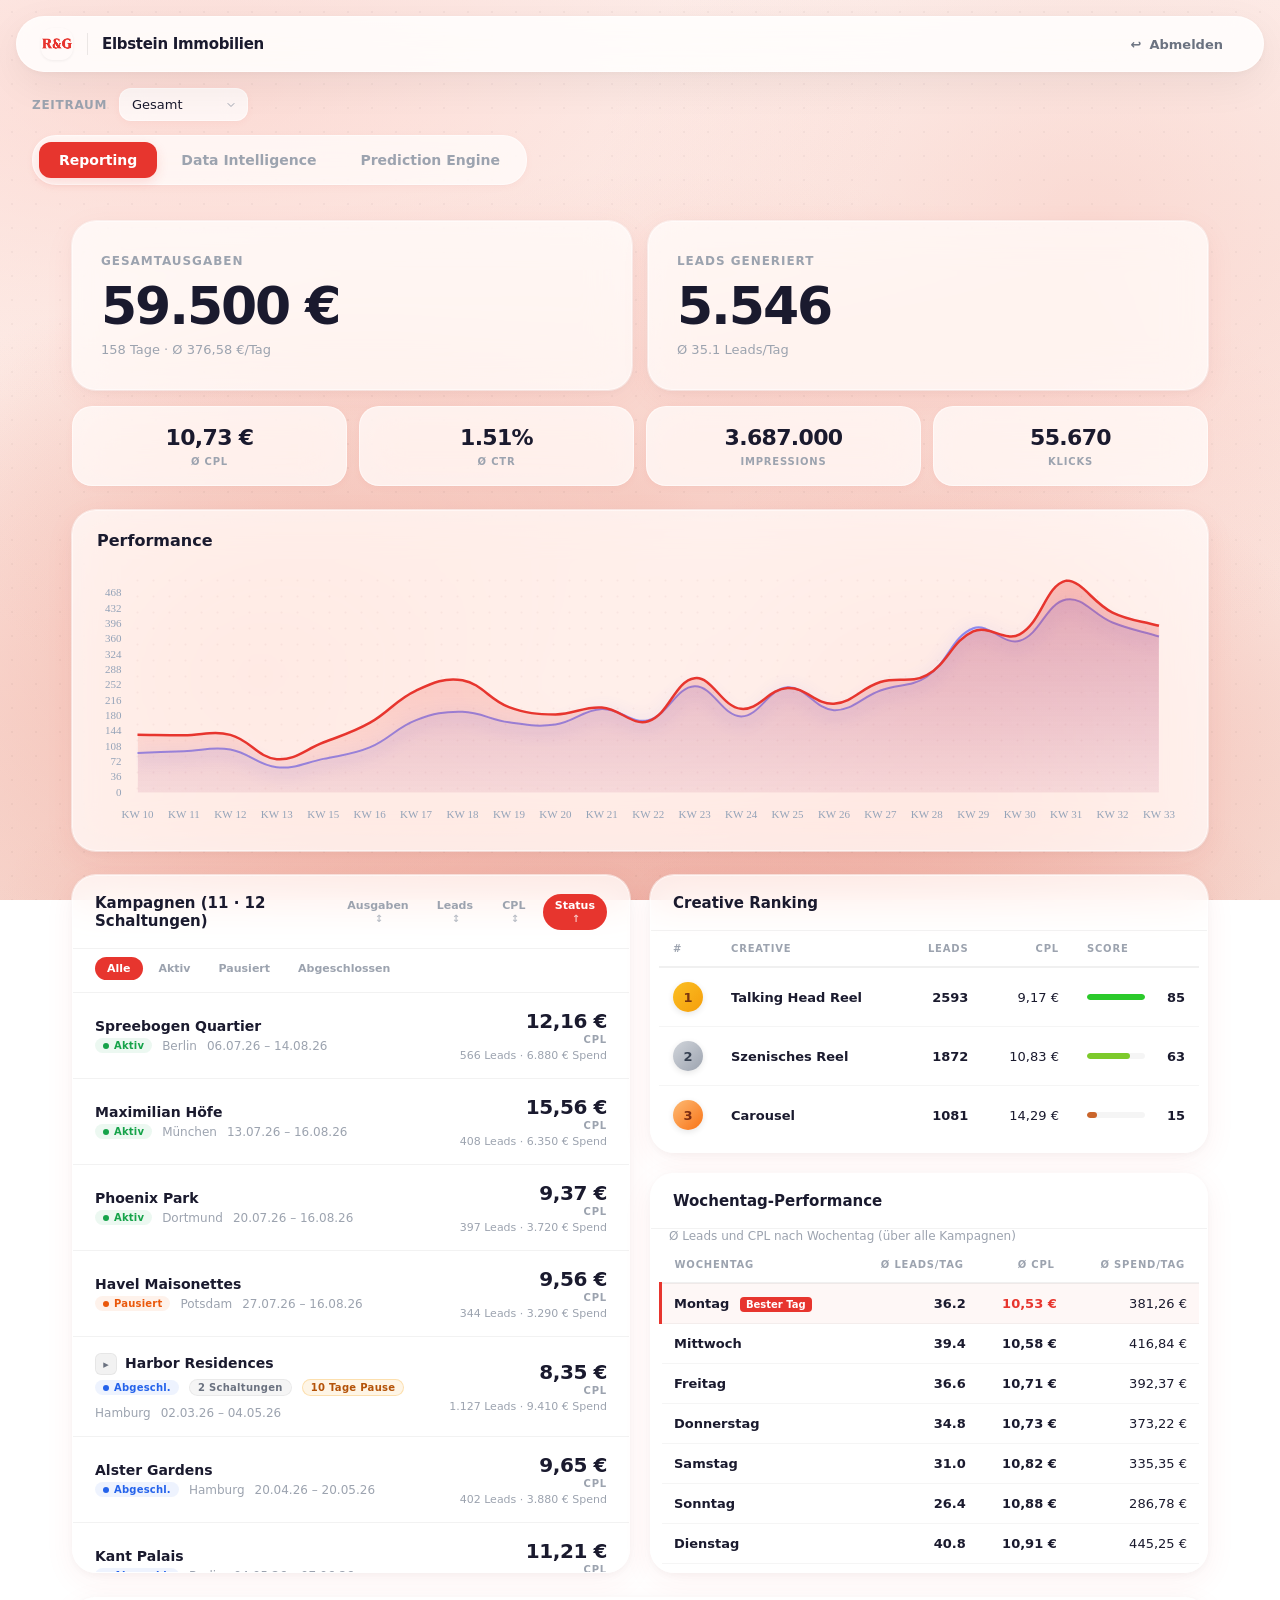
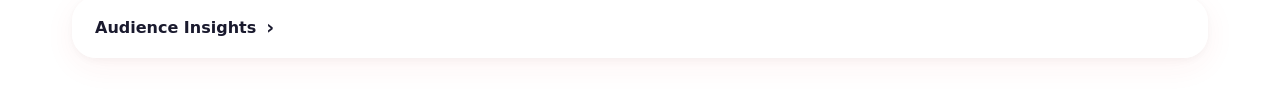
<file: index.html>
<!doctype html>
<html lang="de">
<head>
  <meta charset="utf-8">
  <meta name="viewport" content="width=device-width, initial-scale=1">
  <meta name="robots" content="noindex, nofollow">
  <title>Run & Gun — Reporting Dashboard</title>
  <script>location.replace('client/' + location.search + location.hash);</script>
</head>
<body></body>
</html>
</file>
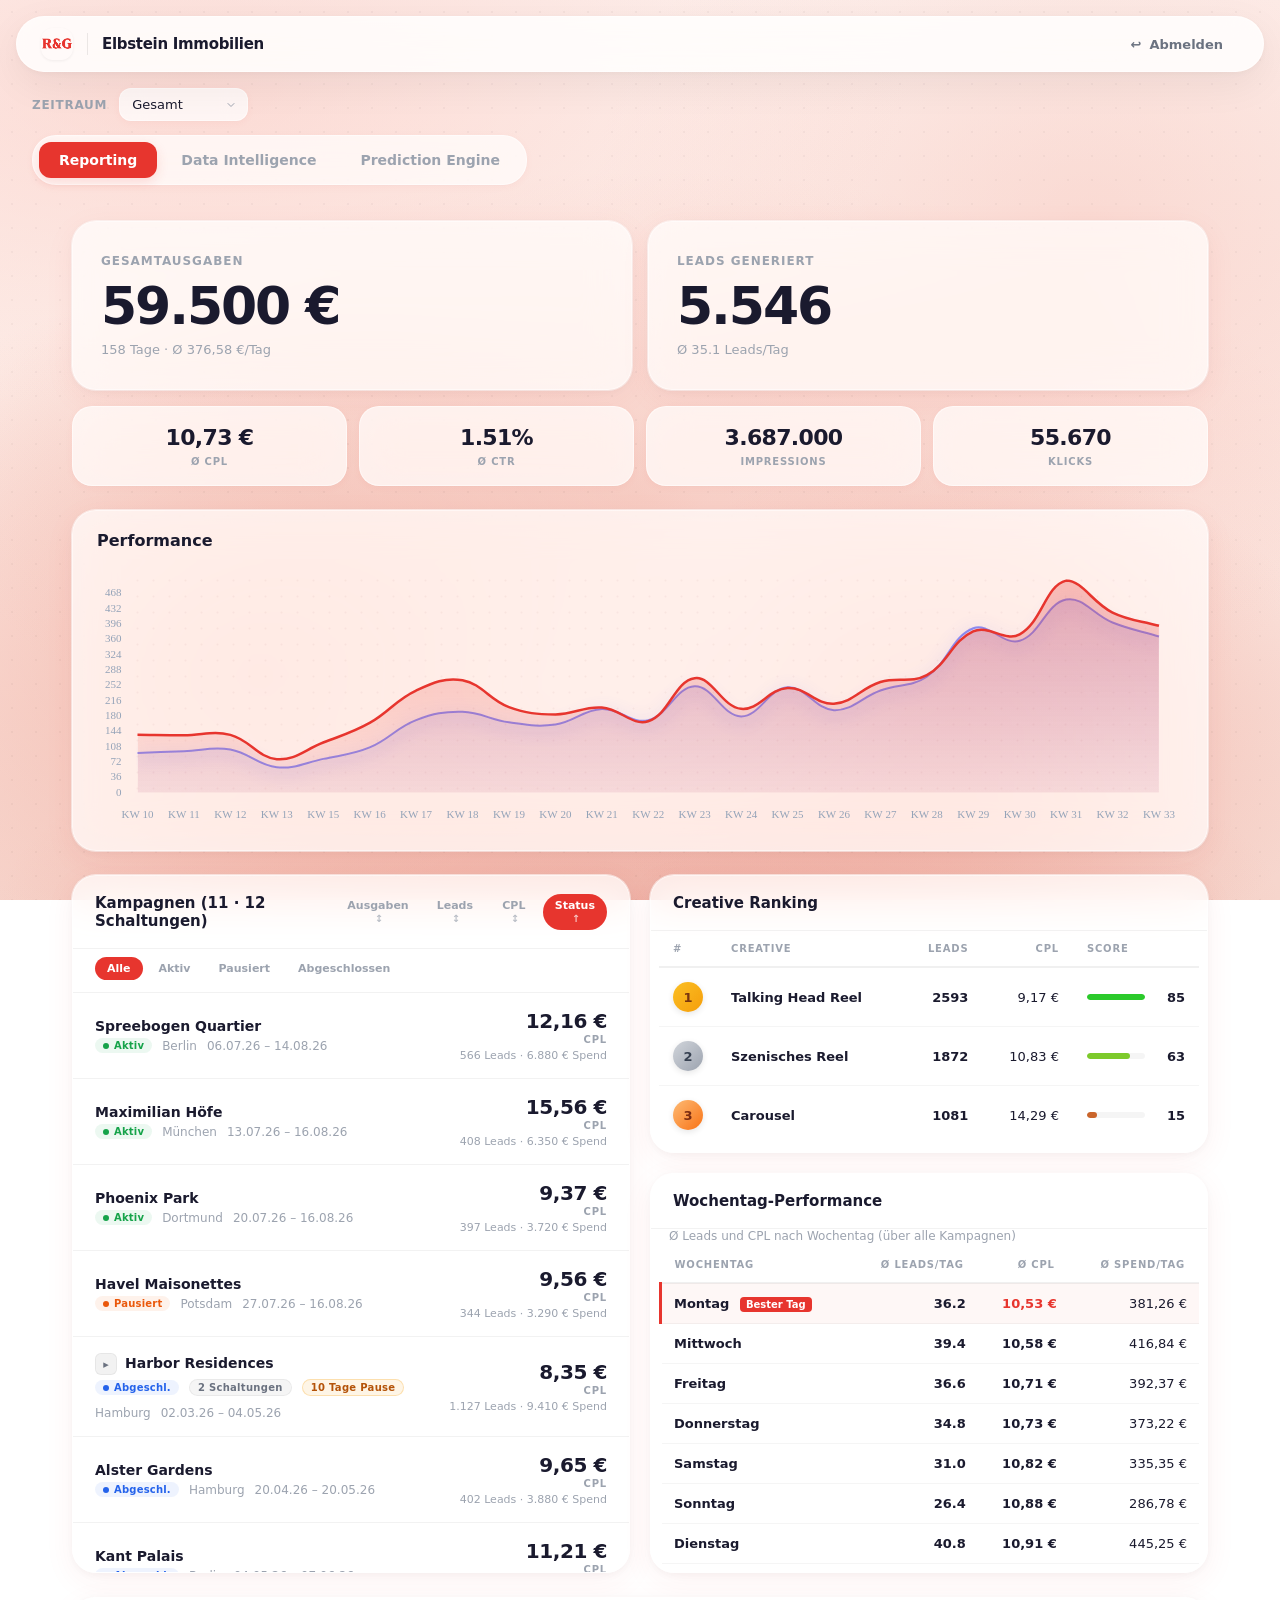
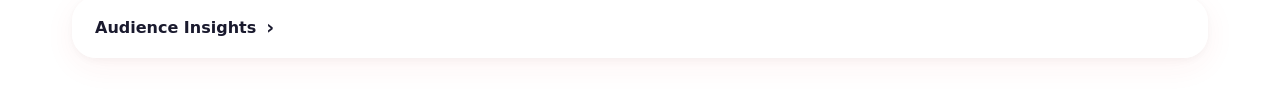
<file: client/index.html>
<!DOCTYPE html>
<html lang="de">
<head>
  <meta charset="UTF-8">
  <meta name="viewport" content="width=device-width, initial-scale=1.0">
  <meta name="referrer" content="no-referrer">
  <meta http-equiv="Content-Security-Policy" content="default-src 'none'; script-src 'self' 'unsafe-inline'; style-src 'self' 'unsafe-inline' https://fonts.googleapis.com; font-src https://fonts.gstatic.com; img-src 'self' data:; connect-src 'self' https://*.supabase.co; object-src 'none'; base-uri 'none'; form-action 'none'; upgrade-insecure-requests">
  <title>Run & Gun — Reporting Dashboard</title>
  <link rel="icon" type="image/png" href="../assets/rg-logo.png">
  <link rel="preconnect" href="https://fonts.googleapis.com">
  <link rel="preconnect" href="https://fonts.gstatic.com" crossorigin>
  <link href="https://fonts.googleapis.com/css2?family=Inter:wght@300;400;500;600;700;800&display=swap" rel="stylesheet">
  <script src="../assets/chart.umd.min.js"></script>
  <script src="../backend-config.js"></script>
  <script src="../shared/supabase-api.js"></script>
  <script src="demo-payload.js"></script>
  <style>
    :root {
      --bg-primary: #fef7f6;
      --bg-secondary: #fdf2f0;
      --bg-card: rgba(255, 255, 255, 0.78);
      --bg-card-hover: rgba(255, 255, 255, 0.8);
      --bg-input: rgba(255, 255, 255, 0.5);
      --border: rgba(0, 0, 0, 0.06);
      --border-focus: #e7352e;
      --text-primary: #1a1a2e;
      --text-secondary: #6b7280;
      --text-muted: #9ca3af;
      --accent: #e7352e;
      --accent-light: #ef5350;
      --accent-dark: #c42d27;
      --accent-bg: rgba(231, 53, 46, 0.06);
      --green: #16a34a;
      --green-bg: rgba(22, 163, 74, 0.08);
      --red: #dc2626;
      --red-bg: rgba(220, 38, 38, 0.08);
      --blue: #2563eb;
      --orange: #ea580c;
      --radius: 20px;
      --radius-sm: 12px;
      --radius-lg: 24px;
      --radius-xl: 28px;
      --shadow-sm: 0 2px 8px rgba(231, 53, 46, 0.04), 0 1px 2px rgba(0,0,0,0.02);
      --shadow: 0 4px 16px rgba(231, 53, 46, 0.05), 0 2px 4px rgba(0,0,0,0.02);
      --shadow-md: 0 8px 32px rgba(231, 53, 46, 0.06), 0 4px 8px rgba(0,0,0,0.03);
      --shadow-lg: 0 16px 48px rgba(231, 53, 46, 0.08), 0 8px 16px rgba(0,0,0,0.04);
      --shadow-hover: 0 8px 24px rgba(231, 53, 46, 0.07), 0 2px 8px rgba(0,0,0,0.04);
      --transition: 200ms cubic-bezier(0.25, 0.46, 0.45, 0.94);
      --transition-fast: 150ms cubic-bezier(0.25, 0.46, 0.45, 0.94);
      --ease-out-expo: cubic-bezier(0.16, 1, 0.3, 1);
      --glass-bg: rgba(255, 255, 255, 0.72);
      --glass-border: 1px solid rgba(255, 255, 255, 0.5);
      --glass-blur: blur(20px) saturate(180%);
      --shadow-glass: 0 8px 32px rgba(0,0,0,0.06), inset 0 1px 0 rgba(255,255,255,0.5);
      --border-subtle: rgba(0, 0, 0, 0.05);
      --shadow-card: 0 2px 8px rgba(0,0,0,0.04), 0 8px 32px rgba(231, 53, 46, 0.06), 0 0 0 1px rgba(255,255,255,0.6);
      --shadow-card-hover: 0 4px 12px rgba(0,0,0,0.06), 0 16px 48px rgba(231, 53, 46, 0.1), 0 0 0 1px rgba(255,255,255,0.7);
    }

    * { margin: 0; padding: 0; box-sizing: border-box; }
    ::selection { background: rgba(231, 53, 46, 0.12); color: inherit; }

    body {
      font-family: 'Inter', -apple-system, system-ui, sans-serif;
      background:
        radial-gradient(ellipse 80% 50% at 15% 10%, rgba(250,200,192,0.55) 0%, transparent 70%),
        radial-gradient(ellipse 60% 70% at 85% 25%, rgba(245,188,178,0.4) 0%, transparent 65%),
        radial-gradient(ellipse 90% 60% at 50% 55%, rgba(240,175,162,0.45) 0%, transparent 60%),
        radial-gradient(ellipse 70% 80% at 20% 75%, rgba(236,158,142,0.55) 0%, transparent 55%),
        radial-gradient(ellipse 55% 55% at 75% 80%, rgba(232,145,130,0.5) 0%, transparent 55%),
        radial-gradient(ellipse 100% 45% at 50% 100%, rgba(228,135,120,0.45) 0%, transparent 50%),
        linear-gradient(175deg, #fef3f0 0%, #fdede8 30%, #fce5df 60%, #f6d5cc 100%);
      background-attachment: fixed;
      color: var(--text-primary);
      min-height: 100dvh;
      -webkit-font-smoothing: antialiased;
      -moz-osx-font-smoothing: grayscale;
    }

    ::-webkit-scrollbar { width: 6px; }
    ::-webkit-scrollbar-track { background: transparent; }
    ::-webkit-scrollbar-thumb { background: var(--border); border-radius: 3px; }
    ::-webkit-scrollbar-thumb:hover { background: var(--text-muted); }

    /* ===== LOGIN SCREEN ===== */
    .login-screen {
      display: flex;
      align-items: center;
      justify-content: center;
      min-height: 100vh;
      padding: 24px;
      background: linear-gradient(160deg, #fef7f6, #fdf2f0, #f8f4f3);
      background-image:
        radial-gradient(ellipse 80% 50% at 50% -20%, rgba(231, 53, 46, 0.08), transparent),
        radial-gradient(circle at 20% 80%, rgba(231, 53, 46, 0.04), transparent 50%);
    }

    .login-card {
      background: var(--glass-bg);
      backdrop-filter: var(--glass-blur);
      -webkit-backdrop-filter: var(--glass-blur);
      border: var(--glass-border);
      border-radius: var(--radius-xl);
      padding: 52px 44px;
      width: 100%;
      max-width: 420px;
      box-shadow: var(--shadow-lg);
      text-align: center;
      animation: fadeInUp 0.4s cubic-bezier(0.16, 1, 0.3, 1);
    }

    .login-logo-link {
      display: inline-block;
      transition: transform 200ms ease, opacity 200ms ease;
    }
    .login-logo-link:hover {
      transform: scale(1.05);
      opacity: 0.85;
    }

    .login-logo {
      width: 60px;
      height: 60px;
      border-radius: var(--radius);
      object-fit: cover;
      margin-bottom: 28px;
      box-shadow: 0 4px 12px rgba(0,0,0,0.06);
    }

    .login-title {
      font-size: 24px;
      font-weight: 800;
      letter-spacing: -0.04em;
      margin-bottom: 8px;
    }

    .login-subtitle {
      font-size: 14px;
      color: var(--text-secondary);
      margin-bottom: 36px;
      line-height: 1.6;
    }

    .login-input-group {
      display: flex;
      flex-direction: column;
      gap: 12px;
    }

    .login-input {
      width: 100%;
      padding: 15px 18px;
      background: var(--bg-input);
      border: 1.5px solid transparent;
      border-radius: var(--radius);
      color: var(--text-primary);
      font-family: inherit;
      font-size: 15px;
      transition: all var(--transition);
      text-align: center;
      letter-spacing: 0.06em;
    }

    .login-input:hover {
      border-color: var(--border);
    }

    .login-input:focus {
      outline: none;
      border-color: var(--accent);
      background: var(--bg-card);
      box-shadow: 0 0 0 3px rgba(231, 53, 46, 0.08), 0 1px 2px rgba(0,0,0,0.04);
    }

    .login-input::placeholder { color: var(--text-muted); letter-spacing: normal; }

    .login-btn {
      width: 100%;
      padding: 15px 24px;
      background: var(--accent);
      color: white;
      border: none;
      border-radius: var(--radius);
      font-family: inherit;
      font-size: 15px;
      font-weight: 700;
      cursor: pointer;
      transition: all var(--transition);
      box-shadow: 0 1px 3px rgba(231, 53, 46, 0.15), 0 1px 2px rgba(0,0,0,0.06);
    }

    .login-btn:hover { background: var(--accent-light); transform: translateY(-1px); box-shadow: 0 4px 14px rgba(231, 53, 46, 0.15), 0 2px 6px rgba(0,0,0,0.06); }
    .login-btn:active { transform: translateY(0) scale(0.98); box-shadow: 0 1px 2px rgba(231, 53, 46, 0.15); }
    .login-btn:disabled { opacity: 0.6; cursor: not-allowed; transform: none; box-shadow: none; }

    .login-error {
      margin-top: 16px;
      padding: 12px 16px;
      background: var(--red-bg);
      color: var(--red);
      border-radius: var(--radius-sm);
      font-size: 13px;
      font-weight: 500;
      display: none;
      border: 1px solid rgba(220, 38, 38, 0.1);
    }

    .login-error.show { display: block; animation: shake 0.4s cubic-bezier(0.36, 0.07, 0.19, 0.97); }

    .login-footer {
      margin-top: 36px;
      font-size: 11px;
      color: var(--text-muted);
      letter-spacing: 0.02em;
    }

    /* ===== DASHBOARD ===== */
    .dashboard { display: none; min-height: 100vh; }
    .dashboard.active { display: block; }

    .dashboard::before {
      content: '';
      position: fixed;
      inset: 0;
      background-image: radial-gradient(circle, rgba(0,0,0,0.03) 1px, transparent 1px);
      background-size: 24px 24px;
      pointer-events: none;
      z-index: 0;
    }
    .dashboard > * { position: relative; z-index: 1; }

    /* Top Nav */
    .topnav {
      position: fixed;
      top: 16px;
      left: 16px;
      right: 16px;
      background: rgba(255, 255, 255, 0.85);
      backdrop-filter: var(--glass-blur);
      -webkit-backdrop-filter: var(--glass-blur);
      border: var(--glass-border);
      box-shadow: 0 2px 8px rgba(0,0,0,0.04), 0 12px 40px rgba(0,0,0,0.06);
      padding: 0 24px;
      height: 56px;
      display: flex;
      align-items: center;
      justify-content: space-between;
      z-index: 1000;
      border-radius: var(--radius-xl);
    }

    .topnav-left {
      display: flex;
      align-items: center;
      gap: 14px;
    }

    .topnav-logo {
      width: 32px;
      height: 32px;
      border-radius: var(--radius-sm);
      object-fit: cover;
      box-shadow: 0 1px 3px rgba(0,0,0,0.06);
    }

    .topnav-logo:hover {
      transform: scale(1.05);
      transition: transform 200ms var(--ease-out-expo);
    }

    .topnav-divider {
      width: 1px;
      height: 22px;
      background: rgba(0,0,0,0.08);
    }

    .topnav-client {
      font-size: 15px;
      font-weight: 700;
      letter-spacing: -0.02em;
      color: var(--text-primary);
    }

    .topnav-right {
      display: flex;
      align-items: center;
      gap: 10px;
    }

    .btn {
      display: inline-flex;
      align-items: center;
      gap: 8px;
      padding: 9px 16px;
      border-radius: var(--radius-sm);
      font-family: inherit;
      font-size: 13px;
      font-weight: 600;
      cursor: pointer;
      transition: all var(--transition);
      border: none;
      text-decoration: none;
      white-space: nowrap;
      user-select: none;
    }

    .btn:active { transform: scale(0.97); }

    .btn-primary { background: var(--accent); color: white; box-shadow: 0 1px 3px rgba(231, 53, 46, 0.15); }
    .btn-primary:hover { background: var(--accent-light); transform: translateY(-1px); box-shadow: 0 4px 12px rgba(231, 53, 46, 0.15); }
    .btn-primary:active { transform: translateY(0) scale(0.97); box-shadow: 0 1px 2px rgba(231, 53, 46, 0.15); }

    .btn-secondary {
      background: var(--bg-card);
      color: var(--text-primary);
      border: 1px solid var(--border);
      box-shadow: var(--shadow-sm);
    }
    .btn-secondary:hover { background: var(--bg-card); border-color: #d1d5db; box-shadow: var(--shadow); transform: translateY(-1px); }
    .btn-secondary:active { transform: translateY(0) scale(0.97); box-shadow: none; }

    .btn-ghost { background: transparent; color: var(--text-secondary); }
    .btn-ghost:hover { background: var(--bg-input); color: var(--text-primary); }
    .btn-ghost:active { transform: scale(0.97); background: var(--border); }

    /* Filter bar */
    .filter-bar {
      display: flex;
      align-items: center;
      gap: 12px;
      padding: 14px 32px;
      padding-top: 88px;
      border-bottom: none;
      background: transparent;
    }

    .filter-label {
      font-size: 12px;
      font-weight: 600;
      color: var(--text-muted);
      text-transform: uppercase;
      letter-spacing: 0.06em;
    }

    .filter-select {
      padding: 8px 32px 8px 12px;
      background: var(--glass-bg);
      backdrop-filter: blur(12px);
      -webkit-backdrop-filter: blur(12px);
      border: var(--glass-border);
      box-shadow: var(--shadow-sm);
      border-radius: var(--radius-sm);
      color: var(--text-primary);
      font-family: inherit;
      font-size: 13px;
      font-weight: 500;
      cursor: pointer;
      appearance: none;
      background-image: url("data:image/svg+xml,%3Csvg xmlns='http://www.w3.org/2000/svg' width='12' height='12' viewBox='0 0 24 24' fill='none' stroke='%239ca3af' stroke-width='2' stroke-linecap='round' stroke-linejoin='round'%3E%3Cpath d='M6 9l6 6 6-6'/%3E%3C/svg%3E");
      background-repeat: no-repeat;
      background-position: right 10px center;
      transition: all var(--transition);
    }

    .filter-select:hover {
      border-color: var(--border);
    }

    .filter-select:focus {
      outline: none;
      border-color: var(--accent);
      box-shadow: 0 0 0 3px rgba(231, 53, 46, 0.06);
    }

    /* Container */
    .container {
      max-width: 1200px;
      margin: 0 auto;
      padding: 36px 32px 48px;
    }

    /* KPI Grid */
    .kpi-grid {
      display: grid;
      grid-template-columns: repeat(6, 1fr);
      gap: 16px;
      margin-bottom: 48px;
    }

    .kpi-card {
      background: var(--glass-bg);
      backdrop-filter: var(--glass-blur);
      -webkit-backdrop-filter: var(--glass-blur);
      border: var(--glass-border);
      border-radius: var(--radius-lg);
      padding: 28px 24px;
      transition: transform 250ms var(--ease-out-expo), box-shadow 250ms var(--ease-out-expo);
      position: relative;
      overflow: hidden;
      box-shadow: var(--shadow-card);
    }

    .kpi-card::before {
      display: none;
    }

    .kpi-card:hover {
      transform: translateY(-3px);
      box-shadow: var(--shadow-card-hover);
      border-color: rgba(231, 53, 46, 0.12);
    }

    .kpi-card:nth-child(1), .kpi-card:nth-child(2) { grid-column: span 3; }
    .kpi-card:nth-child(1) .kpi-value, .kpi-card:nth-child(2) .kpi-value { font-size: 40px; }

    .kpi-card { animation: fadeInUp 0.4s var(--ease-out-expo) both; }
    .kpi-card:nth-child(1) { animation-delay: 0ms; }
    .kpi-card:nth-child(2) { animation-delay: 50ms; }
    .kpi-card:nth-child(3) { animation-delay: 100ms; }
    .kpi-card:nth-child(4) { animation-delay: 150ms; }
    .kpi-card:nth-child(5) { animation-delay: 200ms; }
    .kpi-card:nth-child(6) { animation-delay: 250ms; }

    .kpi-icon {
      font-size: 18px;
      margin-bottom: 12px;
    }

    .kpi-label {
      font-size: 11px;
      font-weight: 600;
      text-transform: uppercase;
      letter-spacing: 0.06em;
      color: var(--text-muted);
      margin-bottom: 10px;
    }

    .kpi-value {
      font-size: 28px;
      font-weight: 800;
      letter-spacing: -0.04em;
      line-height: 1;
      font-variant-numeric: tabular-nums;
    }

    .kpi-unit {
      font-size: 13px;
      font-weight: 500;
      color: var(--text-secondary);
      margin-left: 2px;
    }

    /* Section */
    .section { margin-bottom: 64px; }

    .section-header {
      display: flex;
      align-items: center;
      justify-content: space-between;
      margin-bottom: 24px;
    }

    .section-title {
      font-size: 17px;
      font-weight: 700;
      letter-spacing: -0.02em;
      color: var(--text-primary);
    }

    /* Card */
    .card {
      background: var(--glass-bg);
      backdrop-filter: var(--glass-blur);
      -webkit-backdrop-filter: var(--glass-blur);
      border: var(--glass-border);
      border-radius: var(--radius-lg);
      box-shadow: var(--shadow-card);
      transition: transform 200ms var(--ease-out-expo), box-shadow 250ms var(--ease-out-expo);
      overflow: hidden;
    }

    .card:hover {
      transform: translateY(-2px);
      box-shadow: var(--shadow-card-hover);
    }

    .card-header {
      padding: 24px 24px;
      border-bottom: 1px solid rgba(0,0,0,0.06);
      display: flex;
      align-items: center;
      justify-content: space-between;
      background: transparent;
    }

    .card-title {
      font-size: 15px;
      font-weight: 700;
      letter-spacing: -0.02em;
      color: var(--text-primary);
    }

    .card-body { padding: 24px; }

    /* Chart */
    .chart-container {
      position: relative;
      width: 100%;
      height: 320px;
      border-radius: var(--radius-sm);
      padding: 8px;
    }

    /* ===== REPORTING TAB — NEW LAYOUT ===== */
    .hero-stats {
      display: grid;
      grid-template-columns: 1fr 1fr;
      gap: 16px;
      margin-bottom: 16px;
    }
    .hero-card {
      background: var(--glass-bg);
      backdrop-filter: var(--glass-blur);
      -webkit-backdrop-filter: var(--glass-blur);
      border: var(--glass-border);
      border-radius: var(--radius-lg);
      padding: 32px 28px;
      box-shadow: var(--shadow-card);
      transition: transform 200ms cubic-bezier(0.25, 0.46, 0.45, 0.94), box-shadow 200ms cubic-bezier(0.25, 0.46, 0.45, 0.94), border-color 200ms cubic-bezier(0.25, 0.46, 0.45, 0.94);
    }
    .hero-card:hover {
      transform: translateY(-2px);
      box-shadow: var(--shadow-card-hover);
    }
    .hero-card:active { transform: scale(0.99); }
    .hero-label {
      font-size: 12px;
      font-weight: 600;
      text-transform: uppercase;
      letter-spacing: 0.08em;
      color: var(--text-muted);
      margin-bottom: 12px;
    }
    .hero-value {
      font-size: 52px;
      font-weight: 800;
      letter-spacing: -0.04em;
      line-height: 1;
      font-variant-numeric: tabular-nums;
      color: var(--text-primary);
    }
    .hero-sub {
      font-size: 13px;
      color: var(--text-muted);
      margin-top: 10px;
      font-weight: 500;
    }

    .mini-stats {
      display: grid;
      grid-template-columns: repeat(4, 1fr);
      gap: 12px;
      margin-bottom: 24px;
    }
    .mini-stat {
      background: var(--glass-bg);
      backdrop-filter: var(--glass-blur);
      -webkit-backdrop-filter: var(--glass-blur);
      border: var(--glass-border);
      border-radius: var(--radius);
      padding: 18px 16px;
      text-align: center;
      box-shadow: var(--shadow-sm);
      transition: transform 200ms var(--ease-out-expo), box-shadow 250ms var(--ease-out-expo);
    }
    .mini-stat:hover { transform: translateY(-2px); box-shadow: var(--shadow-card-hover); }
    .mini-stat:active { transform: scale(0.98); }
    .mini-value {
      font-size: 22px;
      font-weight: 800;
      letter-spacing: -0.03em;
      font-variant-numeric: tabular-nums;
      color: var(--text-primary);
    }
    .mini-label {
      font-size: 10px;
      font-weight: 600;
      text-transform: uppercase;
      letter-spacing: 0.08em;
      color: var(--text-muted);
      margin-top: 6px;
    }

    .chart-card {
      background: var(--glass-bg);
      backdrop-filter: var(--glass-blur);
      -webkit-backdrop-filter: var(--glass-blur);
      border: var(--glass-border);
      border-radius: var(--radius-lg);
      box-shadow: var(--shadow-card);
      margin-bottom: 24px;
      overflow: hidden;
    }
    .chart-card-header {
      display: flex;
      justify-content: space-between;
      align-items: center;
      padding: 20px 24px 0;
    }
    .chart-card-title { font-size: 16px; font-weight: 700; color: var(--text-primary); }
    .chart-card-subtitle { font-size: 12px; color: var(--text-muted); }
    .chart-area {
      position: relative;
      height: 300px;
      padding: 16px 24px 20px;
    }

    .bottom-grid {
      display: grid;
      grid-template-columns: 1fr 1fr;
      gap: 20px;
    }
    .campaigns-cell {
      position: relative;
      min-height: 400px;
    }

    .right-column-stack {
      display: flex;
      flex-direction: column;
      gap: 20px;
    }

    .campaigns-panel {
      position: absolute;
      top: 0; left: 0; right: 0; bottom: 0;
      background: var(--glass-bg);
      backdrop-filter: var(--glass-blur);
      -webkit-backdrop-filter: var(--glass-blur);
      border: var(--glass-border);
      border-radius: var(--radius-lg);
      box-shadow: var(--shadow-card);
      overflow: hidden;
      display: flex;
      flex-direction: column;
    }
    .panel-header {
      display: flex;
      justify-content: space-between;
      align-items: center;
      padding: 18px 22px;
      border-bottom: 1px solid var(--border-subtle);
    }
    .panel-title { font-size: 15px; font-weight: 700; color: var(--text-primary); }
    .sort-controls { display: flex; gap: 4px; }
    .sort-btn {
      font-family: inherit;
      font-size: 11px;
      font-weight: 600;
      padding: 5px 12px;
      border-radius: 999px;
      border: none;
      background: transparent;
      color: var(--text-muted);
      cursor: pointer;
      transition: all 150ms var(--ease-out-expo);
    }
    .sort-btn:hover { background: rgba(0,0,0,0.04); color: var(--text-primary); }
    .sort-btn.active { background: var(--accent); color: white; }
    .sort-arrow { font-size: 10px; opacity: 0.7; margin-left: 2px; }

    .status-filter-bar {
      display: flex;
      gap: 4px;
      padding: 8px 22px 12px;
      border-bottom: 1px solid var(--border-subtle);
    }
    .status-filter-btn {
      font-family: inherit;
      font-size: 11px;
      font-weight: 600;
      padding: 5px 12px;
      border-radius: 999px;
      border: none;
      background: transparent;
      color: var(--text-muted);
      cursor: pointer;
      transition: all 150ms var(--ease-out-expo);
    }
    .status-filter-btn:hover { background: rgba(0,0,0,0.04); color: var(--text-primary); }
    .status-filter-btn.active { background: var(--accent); color: white; }

    .campaign-list { flex: 1; overflow-y: auto; }

    .campaign-item {
      display: flex;
      align-items: center;
      justify-content: space-between;
      padding: 16px 22px;
      border-bottom: 1px solid var(--border-subtle);
      cursor: pointer;
      transition: background 150ms var(--ease-out-expo);
    }
    .campaign-item:last-child { border-bottom: none; }
    .campaign-item:hover { background: rgba(231, 53, 46, 0.03); }
    .campaign-item:active { transform: scale(0.995); }
    .campaign-item-left { flex: 1; min-width: 0; }
    .campaign-item-name { font-size: 14px; font-weight: 700; color: var(--text-primary); margin-bottom: 4px; white-space: nowrap; overflow: hidden; text-overflow: ellipsis; }
    .campaign-item-meta { font-size: 12px; color: var(--text-muted); display: flex; gap: 10px; align-items: center; flex-wrap: wrap; }
    .campaign-item-right { text-align: right; flex-shrink: 0; margin-left: 16px; }
    .campaign-item-cpl { font-size: 20px; font-weight: 800; letter-spacing: -0.02em; color: var(--text-primary); font-variant-numeric: tabular-nums; }
    .campaign-item-cpl-label { font-size: 10px; font-weight: 600; text-transform: uppercase; letter-spacing: 0.08em; color: var(--text-muted); margin-top: 1px; margin-bottom: 4px; }
    .campaign-item-leads { font-size: 11px; color: var(--text-muted); margin-top: 2px; font-variant-numeric: tabular-nums; }

    .creative-panel {
      background: var(--glass-bg);
      backdrop-filter: var(--glass-blur);
      -webkit-backdrop-filter: var(--glass-blur);
      border: var(--glass-border);
      border-radius: var(--radius-lg);
      box-shadow: var(--shadow-card);
      color: var(--text-primary);
      overflow: hidden;
      overflow-x: auto;
    }
    .creative-list { padding: 0 8px 8px; }

    .creative-panel .creative-ranking-table { table-layout: auto; width: 100%; }

    /* Campaign Table */
    .campaign-table {
      width: 100%;
      border-collapse: collapse;
    }

    .campaign-table th {
      text-align: left;
      padding: 14px 20px;
      font-size: 11px;
      font-weight: 600;
      text-transform: uppercase;
      letter-spacing: 0.08em;
      color: var(--text-muted);
      border-bottom: 1px solid rgba(0,0,0,0.06);
      background: rgba(255,255,255,0.3);
      position: sticky;
      top: 0;
      z-index: 10;
    }

    .campaign-table th.sortable { cursor: pointer; user-select: none; transition: color var(--transition-fast); }
    .campaign-table th.sortable:hover { color: var(--text-primary); }
    .campaign-table th .sort-icon { margin-left: 4px; opacity: 0.4; transition: opacity var(--transition-fast); }
    .campaign-table th.sort-active .sort-icon { opacity: 1; color: var(--accent); }

    .campaign-table td {
      padding: 18px 20px;
      font-size: 14px;
      border-bottom: 1px solid rgba(0,0,0,0.04);
      vertical-align: middle;
    }

    .campaign-table tbody tr {
      cursor: pointer;
      transition: background var(--transition-fast), transform var(--transition-fast);
    }

    .campaign-table tbody tr:nth-child(even) { background: rgba(255,255,255,0.15); }
    .campaign-table tbody tr:hover { background: rgba(231, 53, 46, 0.04); }
    .campaign-table tbody tr:active { transform: scale(0.998); }
    .campaign-table tbody tr:last-child td { border-bottom: none; }

    .campaign-table tbody td:first-child {
      position: relative;
    }
    .campaign-table tbody td:first-child::before {
      content: '';
      position: absolute;
      left: 0;
      top: 4px;
      bottom: 4px;
      width: 3px;
      background: var(--accent);
      border-radius: 0 2px 2px 0;
      opacity: 0;
      transition: opacity 200ms var(--ease-out-expo);
    }
    .campaign-table tbody tr:hover td:first-child::before {
      opacity: 1;
    }

    .campaign-name {
      font-weight: 700;
      color: var(--text-primary);
      letter-spacing: -0.01em;
    }

    .campaign-address {
      font-size: 12px;
      color: var(--text-muted);
      margin-top: 3px;
    }

    .badge {
      display: inline-flex;
      align-items: center;
      gap: 5px;
      padding: 4px 11px;
      border-radius: 999px;
      font-size: 11px;
      font-weight: 600;
      letter-spacing: 0.02em;
    }

    .badge-active { background: var(--green-bg); color: var(--green); }
    .badge-paused { background: rgba(234, 88, 12, 0.08); color: var(--orange); }
    .badge-completed { background: rgba(37, 99, 235, 0.08); color: var(--blue); }

    .badge-dot {
      width: 6px;
      height: 6px;
      border-radius: 50%;
      background: currentColor;
    }

    .value-eur { font-variant-numeric: tabular-nums; }

    /* Campaign Detail Modal */
    .modal-overlay {
      display: none;
      position: fixed;
      inset: 0;
      background: rgba(254, 247, 246, 0.85);
      backdrop-filter: blur(8px);
      -webkit-backdrop-filter: blur(8px);
      z-index: 200;
      justify-content: center;
      align-items: flex-start;
      padding: 80px 24px 24px;
      overflow-y: auto;
      will-change: opacity;
      contain: layout style;
    }

    .modal-overlay.show {
      display: flex;
      animation: fadeIn 0.2s cubic-bezier(0.25, 0.46, 0.45, 0.94);
    }

    .modal {
      background: rgba(255, 255, 255, 0.88);
      backdrop-filter: blur(8px);
      -webkit-backdrop-filter: blur(8px);
      border: var(--glass-border);
      border-radius: var(--radius-xl);
      width: 100%;
      max-width: 860px;
      max-height: calc(100vh - 84px);
      overflow-y: auto;
      box-shadow: 0 32px 80px rgba(231, 53, 46, 0.1), 0 0 0 1px rgba(255,255,255,0.4);
      animation: slideUp 0.4s var(--ease-out-expo);
      will-change: transform;
    }

    .modal-header {
      padding: 24px 28px;
      border-bottom: 1px solid rgba(0,0,0,0.06);
      display: flex;
      align-items: center;
      justify-content: space-between;
    }

    .modal-title {
      font-size: 20px;
      font-weight: 800;
      letter-spacing: -0.03em;
    }

    .modal-subtitle {
      font-size: 13px;
      color: var(--text-secondary);
      margin-top: 3px;
    }

    .modal-close {
      width: 36px;
      height: 36px;
      display: flex;
      align-items: center;
      justify-content: center;
      border-radius: var(--radius-sm);
      border: none;
      background: transparent;
      color: var(--text-muted);
      font-size: 20px;
      cursor: pointer;
      transition: all var(--transition-fast);
    }

    .modal-close:hover { background: var(--bg-input); color: var(--text-primary); transform: scale(1.05); }
    .modal-close:active { transform: scale(0.9); }

    .modal-body { padding: 28px; }
    .modal-body .card { box-shadow: var(--shadow-sm); }

    /* Property Info Grid */
    .prop-grid {
      display: grid;
      grid-template-columns: repeat(auto-fill, minmax(160px, 1fr));
      gap: 18px;
      margin-bottom: 28px;
      padding: 22px;
      background: var(--bg-secondary);
      border-radius: var(--radius);
      border: 1px solid rgba(0,0,0,0.03);
    }

    .prop-item {}

    .prop-label {
      font-size: 11px;
      font-weight: 600;
      text-transform: uppercase;
      letter-spacing: 0.06em;
      color: var(--text-muted);
      margin-bottom: 4px;
    }

    .prop-value {
      font-size: 15px;
      font-weight: 600;
    }

    /* Insights */
    .insights {
      display: flex;
      flex-direction: column;
      gap: 10px;
      margin-top: 24px;
    }

    .insight-item {
      display: flex;
      align-items: flex-start;
      gap: 10px;
      padding: 14px 16px;
      background: var(--bg-secondary);
      border-radius: var(--radius-sm);
      font-size: 13px;
      line-height: 1.6;
      color: var(--text-secondary);
      transition: background var(--transition-fast);
    }

    .insight-item:hover { background: rgba(0,0,0,0.03); }

    .insight-icon { font-size: 16px; flex-shrink: 0; margin-top: 1px; }

    /* Creative Ranking Table */
    .creative-ranking {
      margin-top: 24px;
    }

    .creative-ranking-table {
      width: 100%;
      border-collapse: collapse;
    }

    .creative-ranking-table th {
      text-align: left;
      padding: 12px 14px;
      font-size: 10px;
      font-weight: 700;
      text-transform: uppercase;
      letter-spacing: 0.08em;
      color: var(--text-muted);
      border-bottom: 2px solid rgba(0,0,0,0.06);
      background: transparent;
    }

    .creative-ranking-table th:last-child,
    .creative-ranking-table td:last-child { text-align: left; }

    .creative-ranking-table.weekday-table th:nth-child(n+2),
    .creative-ranking-table.weekday-table td:nth-child(n+2) { text-align: right; }
    .creative-ranking-table.weekday-table th:last-child,
    .creative-ranking-table.weekday-table td:last-child { text-align: right; }
    .creative-ranking-table th:nth-child(3),
    .creative-ranking-table td:nth-child(3),
    .creative-ranking-table th:nth-child(4),
    .creative-ranking-table td:nth-child(4) { text-align: right; }

    .creative-ranking-table td {
      padding: 14px 14px;
      font-size: 13px;
      border-bottom: 1px solid rgba(0,0,0,0.04);
      vertical-align: middle;
    }

    .creative-ranking-table tbody tr { transition: background var(--transition-fast); }
    .creative-ranking-table tbody tr:hover { background: rgba(0,0,0,0.015); }
    .creative-ranking-table tbody tr:last-child td { border-bottom: none; }

    .creative-rank {
      display: inline-flex;
      align-items: center;
      justify-content: center;
      width: 30px;
      height: 30px;
      border-radius: 50%;
      font-size: 13px;
      font-weight: 800;
      box-shadow: 0 2px 6px rgba(0,0,0,0.1);
    }

    .creative-rank-1 { background: linear-gradient(135deg, #fbbf24, #f59e0b); color: #78350f; }
    .creative-rank-2 { background: linear-gradient(135deg, #d1d5db, #9ca3af); color: #374151; }
    .creative-rank-3 { background: linear-gradient(135deg, #fdba74, #f97316); color: #7c2d12; }
    .creative-rank-default { background: var(--bg-secondary); color: var(--text-muted); border: 1px solid var(--border); }

    .creative-type-name {
      font-weight: 600;
      color: var(--text-primary);
    }

    .creative-score-bar {
      display: flex;
      align-items: center;
      gap: 8px;
      min-width: 0;
    }

    .creative-score-track {
      flex: 1;
      height: 6px;
      background: rgba(0,0,0,0.04);
      border-radius: 3px;
      overflow: hidden;
      min-width: 40px;
    }

    .creative-score-fill {
      height: 100%;
      border-radius: 3px;
      transition: width 400ms var(--ease-out-expo);
    }

    .creative-score-value {
      font-size: 13px;
      font-weight: 800;
      min-width: 32px;
      text-align: right;
      font-variant-numeric: tabular-nums;
    }

    /* Detail Modal — Expanded Sections */
    .detail-property-grid {
      display: grid;
      grid-template-columns: repeat(auto-fit, minmax(160px, 1fr));
      gap: 14px;
      padding: 20px;
      background: rgba(255,255,255,0.3);
      border-radius: var(--radius);
      border: 1px solid rgba(255,255,255,0.2);
      margin-bottom: 24px;
    }
    .detail-property-grid .prop-label {
      font-size: 10px;
      font-weight: 600;
      text-transform: uppercase;
      letter-spacing: 0.06em;
      color: var(--text-muted);
      margin-bottom: 3px;
    }
    .detail-property-grid .prop-value {
      font-size: 14px;
      font-weight: 600;
      color: var(--text-primary);
    }

    .detail-kpi-grid {
      display: grid;
      grid-template-columns: repeat(3, 1fr);
      gap: 12px;
      margin-bottom: 24px;
    }
    .detail-kpi-card {
      background: rgba(255,255,255,0.3);
      border-radius: var(--radius-sm);
      padding: 16px;
      border: 1px solid rgba(255,255,255,0.2);
    }
    .detail-kpi-card .kpi-label {
      font-size: 10px;
      margin-bottom: 6px;
    }
    .detail-kpi-card .kpi-value {
      font-size: 22px;
      font-weight: 800;
      letter-spacing: -0.03em;
    }
    .detail-kpi-sub {
      font-size: 11px;
      color: var(--text-muted);
      margin-top: 4px;
      font-weight: 500;
    }

    .benchmark-card {
      background: var(--bg-card);
      border: 1px solid rgba(0,0,0,0.05);
      border-radius: var(--radius);
      margin-bottom: 24px;
      overflow: hidden;
    }
    .benchmark-grid {
      display: grid;
      grid-template-columns: repeat(3, 1fr);
      gap: 12px;
      margin-bottom: 16px;
    }
    .benchmark-metric {
      background: rgba(255,255,255,0.3);
      border-radius: var(--radius-sm);
      padding: 14px;
    }
    .benchmark-metric-label {
      font-size: 10px;
      font-weight: 600;
      text-transform: uppercase;
      letter-spacing: 0.08em;
      color: var(--text-muted);
      margin-bottom: 6px;
    }
    .benchmark-metric-value {
      font-size: 18px;
      font-weight: 700;
      margin-bottom: 4px;
      font-variant-numeric: tabular-nums;
    }
    .benchmark-metric-compare {
      font-size: 12px;
      font-weight: 600;
    }
    .benchmark-badge {
      display: inline-flex;
      align-items: center;
      padding: 4px 12px;
      border-radius: 999px;
      font-size: 12px;
      font-weight: 700;
      margin-left: 12px;
    }
    .benchmark-badge.good {
      background: rgba(34, 197, 94, 0.12);
      color: var(--green);
      border: 1px solid rgba(34, 197, 94, 0.25);
    }
    .benchmark-badge.neutral {
      background: rgba(136, 136, 160, 0.12);
      color: var(--text-secondary);
      border: 1px solid rgba(136, 136, 160, 0.25);
    }
    .smart-insights {
      margin-top: 16px;
      border-top: 1px solid var(--border);
      padding-top: 14px;
    }
    .smart-insights-title {
      font-size: 14px;
      font-weight: 700;
      margin-bottom: 12px;
      color: var(--text-primary);
    }
    .smart-insight-item {
      display: flex;
      gap: 10px;
      padding: 8px 0;
      border-bottom: 1px solid var(--border);
    }
    .smart-insight-item:last-child { border-bottom: none; }
    .smart-insight-icon { font-size: 16px; flex-shrink: 0; margin-top: 1px; }
    .smart-insight-content { flex: 1; }
    .smart-insight-label {
      font-size: 10px;
      font-weight: 600;
      text-transform: uppercase;
      letter-spacing: 0.05em;
      color: var(--text-muted);
      margin-bottom: 3px;
    }
    .smart-insight-text {
      font-size: 13px;
      line-height: 1.5;
      color: var(--text-secondary);
    }
    .smart-insight-text strong {
      color: var(--text-primary);
      font-weight: 600;
    }
    .benchmark-sample-note {
      font-size: 11px;
      color: var(--text-muted);
      margin-top: 12px;
      font-style: italic;
    }

    @media (max-width: 768px) {
      .detail-kpi-grid { grid-template-columns: repeat(2, 1fr); }
      .benchmark-grid { grid-template-columns: repeat(2, 1fr); }
      .detail-property-grid { grid-template-columns: repeat(2, 1fr); }
    }
    @media (max-width: 480px) {
      .detail-kpi-grid { grid-template-columns: 1fr; }
      .benchmark-grid { grid-template-columns: 1fr; }
    }

    /* Loading */
    .loading-screen {
      display: flex;
      align-items: center;
      justify-content: center;
      min-height: 100vh;
      flex-direction: column;
      gap: 16px;
    }

    .spinner {
      width: 36px;
      height: 36px;
      border: 2.5px solid rgba(0,0,0,0.06);
      border-top-color: var(--accent);
      border-radius: 50%;
      animation: spin 0.8s cubic-bezier(0.5, 0, 0.5, 1) infinite;
    }

    .loading-text {
      font-size: 14px;
      color: var(--text-muted);
      font-weight: 500;
    }

    /* Empty State */
    .empty-state {
      text-align: center;
      padding: 80px 24px;
      color: var(--text-muted);
    }

    .empty-state-icon { font-size: 40px; margin-bottom: 16px; }
    .empty-state-title { font-size: 16px; font-weight: 700; color: var(--text-secondary); margin-bottom: 6px; }
    .empty-state-text { font-size: 13px; }

    /* Animations */
    @keyframes fadeIn { from { opacity: 0; } to { opacity: 1; } }
    @keyframes fadeInUp { from { opacity: 0; transform: translateY(20px); } to { opacity: 1; transform: translateY(0); } }
    @keyframes slideUp { from { opacity: 0; transform: translateY(24px) scale(0.98); } to { opacity: 1; transform: translateY(0) scale(1); } }
    @keyframes shake { 0%,100% { transform: translateX(0); } 20%,60% { transform: translateX(-5px); } 40%,80% { transform: translateX(5px); } }
    @keyframes spin { to { transform: rotate(360deg); } }
    @keyframes countUp { from { opacity: 0; transform: translateY(6px); } to { opacity: 1; transform: translateY(0); } }

    /* Focus-visible for keyboard navigation */
    *:focus-visible {
      outline: 2px solid var(--accent);
      outline-offset: 2px;
    }

    /* Active status badge pulse */
    .badge-active .badge-dot {
      animation: pulse 2s cubic-bezier(0.4, 0, 0.6, 1) infinite;
    }
    @keyframes pulse {
      0%, 100% { opacity: 1; }
      50% { opacity: 0.5; }
    }

    /* Button tactile press feedback */
    .btn:active {
      transform: scale(0.97);
      transition-duration: 50ms;
    }

    /* Responsive */
    @media (max-width: 1100px) {
      .kpi-grid { grid-template-columns: repeat(3, 1fr); }
      .bottom-grid { grid-template-columns: 1fr; }
      .campaigns-cell { min-height: 0; }
      .campaigns-panel { position: static; }
    }

    @media (max-width: 768px) {
      .kpi-grid { grid-template-columns: repeat(2, 1fr); }
      .container { padding: 20px 16px; }
      .topnav { top: 0; left: 0; right: 0; border-radius: 0; height: 56px; padding: 0 16px; }
      .filter-bar { padding-top: 68px; padding-left: 16px; padding-right: 16px; flex-wrap: wrap; }
      .tab-nav { margin: 0 16px; overflow-x: auto; -webkit-overflow-scrolling: touch; }
      .campaign-table { font-size: 13px; }
      .campaign-table th, .campaign-table td { padding: 12px; }
      .topnav-client { display: none; }
      .modal { margin: 16px; }
      .modal-body { padding: 20px; }
      .prop-grid { grid-template-columns: repeat(2, 1fr); }
      .btn span.btn-label { display: none; }
      .tab-btn { flex-shrink: 0; }
      .kpi-card:nth-child(1), .kpi-card:nth-child(2) { grid-column: span 1; }
      .kpi-card:nth-child(1) .kpi-value, .kpi-card:nth-child(2) .kpi-value { font-size: 28px; }
      .hero-stats { grid-template-columns: 1fr; }
      .hero-value { font-size: 36px; }
      .mini-stats { grid-template-columns: repeat(2, 1fr); }
      .chart-area { height: 220px; }
    }

    @media (max-width: 480px) {
      .kpi-grid { grid-template-columns: 1fr; }
      .kpi-value { font-size: 24px; }
      .login-card { padding: 36px 28px; }
      .mini-stats { grid-template-columns: 1fr 1fr; }
      .mini-value { font-size: 18px; }
      .hero-value { font-size: 28px; }
    }

    /* Tab Navigation */
    .tab-nav {
      display: inline-flex;
      gap: 4px;
      padding: 6px;
      background: var(--glass-bg);
      backdrop-filter: var(--glass-blur);
      -webkit-backdrop-filter: var(--glass-blur);
      border: var(--glass-border);
      border-radius: var(--radius-lg);
      margin: 0 32px;
      box-shadow: var(--shadow-sm);
    }

    .tab-btn {
      padding: 10px 20px;
      font-family: inherit;
      font-size: 14px;
      font-weight: 600;
      color: var(--text-muted);
      background: transparent;
      border: none;
      border-radius: var(--radius-sm);
      cursor: pointer;
      transition: all var(--transition);
      white-space: nowrap;
    }

    .tab-btn:hover {
      color: var(--text-primary);
      background: rgba(0,0,0,0.04);
    }

    .tab-btn.active {
      background: var(--accent);
      color: white;
      box-shadow: 0 4px 12px rgba(231, 53, 46, 0.15);
    }

    .tab-content {
      display: none;
    }

    .tab-content.active {
      display: block;
    }

    @keyframes fadeSlideUp {
      from { opacity: 0; transform: translateY(16px); }
      to { opacity: 1; transform: translateY(0); }
    }
    .tab-animate-in {
      animation: fadeSlideUp 0.4s ease-out both;
    }
    .tab-animate-in > * {
      animation: fadeSlideUp 0.4s ease-out both;
    }
    .tab-animate-in > :nth-child(1) { animation-delay: 0s; }
    .tab-animate-in > :nth-child(2) { animation-delay: 0.06s; }
    .tab-animate-in > :nth-child(3) { animation-delay: 0.12s; }
    .tab-animate-in > :nth-child(4) { animation-delay: 0.18s; }
    .tab-animate-in > :nth-child(5) { animation-delay: 0.24s; }
    .tab-animate-in > :nth-child(6) { animation-delay: 0.3s; }
    .tab-animate-in > :nth-child(7) { animation-delay: 0.36s; }
    .tab-animate-in > :nth-child(8) { animation-delay: 0.42s; }

    /* Staggered entrance animations for reporting KPI cards */
    /* Override tab-animate-in for reporting top sections — cards animate individually instead */
    #tab-reporting.tab-animate-in > .hero-stats,
    #tab-reporting.tab-animate-in > .mini-stats,
    #tab-reporting.tab-animate-in > .chart-card {
      animation: none !important;
      opacity: 1;
      transform: none;
    }
    #tab-reporting .hero-card,
    #tab-reporting .mini-stat,
    #tab-reporting > .chart-card {
      opacity: 0;
      transform: translateY(18px);
    }
    #tab-reporting.kpi-cards-animate .hero-card,
    #tab-reporting.kpi-cards-animate .mini-stat,
    #tab-reporting.kpi-cards-animate > .chart-card {
      animation: fadeSlideUp 0.5s ease-out forwards;
    }
    #tab-reporting.kpi-cards-animate .hero-card:nth-child(1) { animation-delay: 0ms; }
    #tab-reporting.kpi-cards-animate .hero-card:nth-child(2) { animation-delay: 60ms; }
    #tab-reporting.kpi-cards-animate .mini-stat:nth-child(1) { animation-delay: 120ms; }
    #tab-reporting.kpi-cards-animate .mini-stat:nth-child(2) { animation-delay: 180ms; }
    #tab-reporting.kpi-cards-animate .mini-stat:nth-child(3) { animation-delay: 240ms; }
    #tab-reporting.kpi-cards-animate .mini-stat:nth-child(4) { animation-delay: 300ms; }
    #tab-reporting.kpi-cards-animate > .chart-card { animation-delay: 360ms; }

    /* Data Intelligence */
    .data-intel-section { margin-bottom: 40px; }
    .data-intel-section-title {
      font-size: 18px;
      font-weight: 800;
      margin-bottom: 20px;
      display: flex;
      align-items: center;
      gap: 10px;
    }
    .data-intel-warning {
      background: rgba(245, 158, 11, 0.06);
      border: 1px solid rgba(245, 158, 11, 0.15);
      border-radius: var(--radius-sm);
      padding: 10px 16px;
      font-size: 12px;
      color: var(--orange);
      margin-bottom: 20px;
    }
    .data-intel-grid {
      display: grid;
      grid-template-columns: 1fr 1fr;
      gap: 16px;
    }

    .di-insight-item {
      font-size: 13px;
      color: var(--text-secondary);
      padding: 6px 0;
      line-height: 1.5;
    }
    .di-insight-item::before {
      content: '\2022';
      color: var(--accent);
      margin-right: 8px;
      font-weight: 700;
    }

    /* Correlation bar */
    .correlation-bar-container {
      background: rgba(255,255,255,0.03);
      border: 1px solid rgba(255,255,255,0.08);
      border-radius: var(--radius);
      padding: 18px 20px;
      margin-bottom: 12px;
      transition: background 200ms ease, border-color 200ms ease;
    }
    .correlation-bar-container:hover {
      background: rgba(255,255,255,0.06);
      border-color: rgba(255,255,255,0.14);
    }
    .correlation-bar-label {
      font-size: 13px;
      font-weight: 600;
      margin-bottom: 4px;
      display: flex;
      justify-content: space-between;
      align-items: center;
    }
    .correlation-r-value {
      font-size: 11px;
      font-weight: 700;
      padding: 3px 10px;
      border-radius: 20px;
      background: rgba(255,255,255,0.06);
      border: 1px solid rgba(255,255,255,0.1);
      letter-spacing: 0.02em;
      white-space: nowrap;
      font-variant-numeric: tabular-nums;
    }
    .correlation-bar-sublabel {
      font-size: 11px;
      color: var(--text-muted);
      margin-top: 0;
      margin-bottom: 14px;
      letter-spacing: 0.01em;
    }
    .correlation-bar-track {
      height: 20px;
      background: rgba(255,255,255,0.06);
      border-radius: 10px;
      position: relative;
      overflow: hidden;
    }
    .correlation-bar-center {
      position: absolute;
      left: 50%;
      top: 0;
      bottom: 0;
      width: 1px;
      background: var(--text-muted);
      opacity: 0.25;
    }
    .correlation-bar-fill {
      position: absolute;
      top: 3px;
      bottom: 3px;
      border-radius: 10px;
      transition: all 500ms cubic-bezier(0.25, 0.46, 0.45, 0.94);
    }
    .correlation-bar-fill.positive {
      background: linear-gradient(90deg, rgba(231,53,46,0.15), rgba(231,53,46,0.7));
    }
    .correlation-bar-fill.negative {
      background: linear-gradient(270deg, rgba(34,197,94,0.15), rgba(34,197,94,0.7));
    }

    /* Segment table */
    .segment-table {
      width: 100%;
      border-collapse: collapse;
      font-size: 13px;
    }
    .segment-table th {
      text-align: left;
      padding: 14px 16px;
      font-size: 11px;
      font-weight: 600;
      text-transform: uppercase;
      letter-spacing: 0.06em;
      color: var(--text-muted);
      border-bottom: 1px solid var(--border);
      background: rgba(255,255,255,0.3);
    }
    .segment-table th:first-child { padding-left: 24px; }
    .segment-table th:last-child { padding-right: 24px; }
    .segment-table td {
      padding: 14px 16px;
      border-bottom: 1px solid var(--border);
      vertical-align: middle;
    }
    .segment-table td:first-child { padding-left: 24px; }
    .segment-table td:last-child { padding-right: 24px; }
    .segment-table tbody tr:last-child td { border-bottom: none; }
    .segment-table tbody tr:hover { background: rgba(231,53,46,0.04); }
    .segment-table th[data-sort] { cursor: pointer; user-select: none; transition: color 0.15s; }
    .segment-table th[data-sort]:hover { color: var(--text-primary); }
    .segment-table th.seg-sort-active { color: var(--text-primary); }

    /* Scatter plot */
    .scatter-container {
      position: relative;
      width: 100%;
      height: 400px;
    }

    /* DI tabs (category filter within data intel) */
    .di-tabs {
      background: var(--glass-bg);
      backdrop-filter: var(--glass-blur);
      -webkit-backdrop-filter: var(--glass-blur);
      border: var(--glass-border);
      border-radius: var(--radius-lg);
      padding: 6px;
      display: inline-flex;
      gap: 4px;
      box-shadow: var(--shadow-sm);
      margin-bottom: 24px;
    }
    .di-tab {
      padding: 10px 18px;
      font-family: inherit;
      font-size: 13px;
      font-weight: 600;
      color: var(--text-muted);
      background: transparent;
      border: none;
      border-radius: var(--radius-sm);
      cursor: pointer;
      transition: all var(--transition);
    }
    .di-tab.active {
      background: var(--accent);
      color: white;
      border-color: transparent;
      box-shadow: 0 4px 12px rgba(231, 53, 46, 0.15);
    }
    .di-tab:hover:not(.active) {
      background: var(--bg-card-hover);
      color: var(--text-primary);
    }

    @media (max-width: 900px) {
      .data-intel-grid { grid-template-columns: 1fr; }
    }

    /* Prediction Engine */
    .predictor-layout {
      display: grid;
      grid-template-columns: 1fr 1fr;
      gap: 24px;
      align-items: start;
    }

    .form-group { margin-bottom: 14px; }
    .form-label {
      display: block;
      font-size: 12px;
      font-weight: 600;
      color: var(--text-secondary);
      margin-bottom: 6px;
    }
    .form-input, .form-select {
      width: 100%;
      padding: 10px 14px;
      background: var(--bg-input);
      border: 1px solid rgba(255,255,255,0.3);
      border-radius: var(--radius-sm);
      color: var(--text-primary);
      font-family: inherit;
      font-size: 14px;
      transition: all var(--transition);
    }
    .form-input:focus, .form-select:focus {
      outline: none;
      border-color: var(--accent);
      background: var(--bg-card);
      box-shadow: 0 0 0 3px rgba(231, 53, 46, 0.08);
    }
    .form-input::placeholder { color: var(--text-muted); }
    .form-select {
      appearance: none;
      cursor: pointer;
      background-image: url("data:image/svg+xml,%3Csvg xmlns='http://www.w3.org/2000/svg' width='12' height='12' viewBox='0 0 24 24' fill='none' stroke='%239ca3af' stroke-width='2' stroke-linecap='round' stroke-linejoin='round'%3E%3Cpath d='M6 9l6 6 6-6'/%3E%3C/svg%3E");
      background-repeat: no-repeat;
      background-position: right 10px center;
    }

    .confidence-bar {
      width: 100%;
      height: 8px;
      background: rgba(255,255,255,0.3);
      border-radius: 4px;
      overflow: hidden;
      margin-top: 8px;
    }
    .confidence-bar-fill {
      height: 100%;
      border-radius: 4px;
      transition: width 400ms cubic-bezier(0.25, 0.46, 0.45, 0.94);
      background: linear-gradient(90deg, var(--red), var(--orange), var(--green));
    }

    .similarity-inline-bar {
      display: inline-block;
      width: 60px;
      height: 6px;
      background: var(--bg-input);
      border-radius: 3px;
      overflow: hidden;
      vertical-align: middle;
      margin-left: 6px;
    }
    .similarity-inline-bar-fill {
      height: 100%;
      border-radius: 3px;
      background: var(--accent-light);
      transition: width 400ms cubic-bezier(0.25, 0.46, 0.45, 0.94);
    }

    .feature-importance-bar {
      display: flex;
      align-items: center;
      gap: 10px;
      margin-bottom: 8px;
    }
    .feature-importance-bar .fi-label {
      min-width: 100px;
      font-size: 12px;
      font-weight: 600;
      color: var(--text-secondary);
      text-align: right;
      flex-shrink: 0;
    }
    .feature-importance-bar .fi-track {
      flex: 1;
      height: 18px;
      background: rgba(255,255,255,0.3);
      border-radius: 4px;
      overflow: hidden;
    }
    .feature-importance-bar .fi-fill {
      height: 100%;
      border-radius: 4px;
      background: linear-gradient(90deg, var(--accent), var(--accent-light));
      transition: width 400ms cubic-bezier(0.25, 0.46, 0.45, 0.94);
      display: flex;
      align-items: center;
      padding-left: 6px;
      font-size: 10px;
      font-weight: 700;
      color: white;
      min-width: fit-content;
    }
    .feature-importance-bar .fi-pct {
      min-width: 36px;
      font-size: 12px;
      font-weight: 600;
      color: var(--text-muted);
      text-align: right;
      flex-shrink: 0;
    }

    .creative-rec-item {
      display: flex;
      align-items: center;
      gap: 12px;
      padding: 10px 0;
      border-bottom: 1px solid var(--border);
    }
    .creative-rec-item:last-of-type { border-bottom: none; }
    .creative-rec-badge { font-size: 20px; min-width: 28px; text-align: center; flex-shrink: 0; }
    .creative-rec-info { flex: 1; min-width: 0; }
    .creative-rec-name { font-size: 14px; font-weight: 700; color: var(--text-primary); margin-bottom: 2px; }
    .creative-rec-stats {
      display: flex;
      gap: 14px;
      font-size: 12px;
      color: var(--text-secondary);
      flex-wrap: wrap;
    }
    .creative-rec-stats span { white-space: nowrap; }
    .creative-rec-bar-wrap { width: 100%; margin-top: 4px; }
    .creative-rec-bar { height: 6px; background: var(--bg-input); border-radius: 3px; overflow: hidden; }
    .creative-rec-bar-fill { height: 100%; border-radius: 3px; background: linear-gradient(90deg, var(--accent), var(--accent-light)); transition: width 400ms cubic-bezier(0.25, 0.46, 0.45, 0.94); }
    .creative-rec-tip {
      margin-top: 14px;
      padding: 12px 14px;
      background: rgba(231, 53, 46, 0.04);
      border-left: 3px solid var(--accent);
      border-radius: 0 var(--radius-sm) var(--radius-sm) 0;
      font-size: 13px;
      color: var(--text-secondary);
      line-height: 1.5;
    }
    .creative-rec-tip strong { color: var(--text-primary); }
    .creative-rec-empty { font-size: 13px; color: var(--text-muted); padding: 10px 0; }

    .prediction-main { text-align: center; padding: 20px 0; }
    .prediction-main .pred-cpl-big { font-size: 36px; font-weight: 800; letter-spacing: -0.03em; line-height: 1; font-variant-numeric: tabular-nums; }
    .prediction-main .pred-cpl-big.cpl-green { color: var(--green); }
    .prediction-main .pred-cpl-big.cpl-yellow { color: var(--orange); }
    .prediction-main .pred-cpl-big.cpl-red { color: var(--red); }
    .prediction-main .pred-range-text { font-size: 14px; color: var(--text-secondary); margin-top: 6px; }

    .prediction-breakdown {
      display: grid;
      grid-template-columns: 1fr 1fr;
      gap: 12px;
      margin-top: 12px;
    }
    .prediction-breakdown .pb-item { background: rgba(255,255,255,0.3); border-radius: var(--radius-sm); padding: 10px 14px; }
    .prediction-breakdown .pb-label { font-size: 10px; font-weight: 600; text-transform: uppercase; letter-spacing: 0.06em; color: var(--text-muted); margin-bottom: 4px; }
    .prediction-breakdown .pb-value { font-size: 16px; font-weight: 700; font-variant-numeric: tabular-nums; }

    .prediction-section { margin-bottom: 20px; padding-bottom: 16px; border-bottom: 1px solid var(--border); }
    .prediction-section:last-child { margin-bottom: 0; padding-bottom: 0; border-bottom: none; }
    .prediction-section-header {
      font-size: 13px;
      font-weight: 700;
      text-transform: uppercase;
      letter-spacing: 0.06em;
      color: var(--text-muted);
      margin-bottom: 12px;
      display: flex;
      align-items: center;
      gap: 6px;
    }

    .pred-method-badge {
      display: inline-flex;
      align-items: center;
      padding: 3px 10px;
      border-radius: 999px;
      font-size: 11px;
      font-weight: 600;
    }
    .pred-method-badge.early { background: rgba(245, 158, 11, 0.1); color: var(--orange); border: 1px solid rgba(245, 158, 11, 0.2); }
    .pred-method-badge.limited { background: rgba(37, 99, 235, 0.08); color: var(--blue); border: 1px solid rgba(37, 99, 235, 0.2); }
    .pred-method-badge.full { background: rgba(34, 197, 94, 0.1); color: var(--green); border: 1px solid rgba(34, 197, 94, 0.2); }

    .pred-result-card {
      background: var(--bg-card);
      border: 1px solid transparent;
      border-radius: var(--radius);
      overflow: hidden;
      position: relative;
    }
    .pred-result-card::before {
      content: '';
      position: absolute;
      inset: 0;
      border-radius: var(--radius);
      padding: 1px;
      background: linear-gradient(135deg, var(--accent), var(--accent-light));
      -webkit-mask: linear-gradient(#fff 0 0) content-box, linear-gradient(#fff 0 0);
      -webkit-mask-composite: xor;
      mask-composite: exclude;
      pointer-events: none;
    }
    .pred-result-card .card-body { padding: 24px; }

    .pred-stars { font-size: 24px; letter-spacing: 2px; }
    .pred-stars .star-active { color: #eab308; }
    .pred-stars .star-inactive { color: var(--text-muted); opacity: 0.3; }
    .pred-score-label { font-size: 13px; font-weight: 600; margin-top: 4px; }
    .pred-score-green { color: var(--green); }
    .pred-score-yellow-green { color: #a3e635; }
    .pred-score-yellow { color: var(--orange); }
    .pred-score-orange { color: #f97316; }
    .pred-score-red { color: var(--red); }

    .pred-similar-item {
      display: flex;
      align-items: center;
      justify-content: space-between;
      padding: 8px 12px;
      background: rgba(255,255,255,0.3);
      border-radius: var(--radius-sm);
      margin-bottom: 6px;
      font-size: 13px;
    }
    .pred-similar-name { font-weight: 600; }

    /* Toast notification */
    .toast {
      position: fixed;
      bottom: 24px;
      right: 24px;
      padding: 12px 20px;
      border-radius: var(--radius-sm);
      font-family: inherit;
      font-size: 13px;
      font-weight: 600;
      color: white;
      z-index: 9999;
      animation: fadeInUp 0.3s cubic-bezier(0.25, 0.46, 0.45, 0.94);
      box-shadow: var(--shadow-lg);
    }
    .toast.error { background: var(--red); }
    .toast.success { background: var(--green); }
    .toast.info { background: var(--blue); }

    /* Loading spinner for tabs */
    .loading-spinner {
      display: flex;
      align-items: center;
      justify-content: center;
      padding: 80px 24px;
    }

    /* Page header for new tabs */
    .page-header { margin-bottom: 32px; }
    .page-title { font-size: 24px; font-weight: 800; letter-spacing: -0.03em; margin-bottom: 4px; }
    .page-subtitle { font-size: 14px; color: var(--text-secondary); }

    /* Scatter mode tabs */
    .scatter-tabs {
      display: flex;
      gap: 0;
      margin-bottom: 12px;
      flex-wrap: wrap;
    }
    .scatter-tab {
      padding: 8px 14px;
      font-family: inherit;
      font-size: 12px;
      font-weight: 600;
      color: var(--text-muted);
      background: var(--bg-input);
      border: 1px solid var(--border);
      cursor: pointer;
      transition: all var(--transition);
    }
    .scatter-tab:first-child { border-radius: var(--radius-sm) 0 0 var(--radius-sm); }
    .scatter-tab:last-child { border-radius: 0 var(--radius-sm) var(--radius-sm) 0; }
    .scatter-tab:not(:first-child) { border-left: none; }
    .scatter-tab.active { background: var(--accent); color: white; border-color: var(--accent); }

    @media (max-width: 900px) {
      .predictor-layout { grid-template-columns: 1fr; }
      .tab-nav { padding: 0 16px; overflow-x: auto; }
      .tab-btn { padding: 12px 16px; font-size: 13px; }
    }

    /* ===== AUDIENCE INSIGHTS ===== */
    .audience-insights-wrapper { margin-top: 24px; }
    .audience-insights-wrapper > details > summary {
      font-size: 16px; font-weight: 700; color: var(--text-primary);
      cursor: pointer; padding: 18px 22px;
      background: var(--glass-bg); backdrop-filter: var(--glass-blur); -webkit-backdrop-filter: var(--glass-blur);
      border: var(--glass-border); border-radius: var(--radius-lg); box-shadow: var(--shadow-card);
      list-style: none; display: flex; align-items: center;
      transition: all var(--transition); user-select: none;
    }
    .audience-insights-wrapper > details > summary::-webkit-details-marker { display: none; }
    .audience-insights-wrapper > details > summary::after { content: '›'; display: inline-block; font-size: 1.2em; font-weight: 700; margin-left: 10px; transition: transform 300ms ease; transform: rotate(0deg); }
    .audience-insights-wrapper > details[open] > summary::after { transform: rotate(90deg); }
    .audience-insights-wrapper > details[open] > summary { border-radius: var(--radius-lg) var(--radius-lg) 0 0; border-bottom: 1px solid rgba(0,0,0,0.06); }
    .audience-insights-body {
      background: var(--glass-bg); backdrop-filter: var(--glass-blur); -webkit-backdrop-filter: var(--glass-blur);
      border: var(--glass-border); border-top: none; border-radius: 0 0 var(--radius-lg) var(--radius-lg);
      box-shadow: var(--shadow-card); padding: 24px;
      overflow: hidden; animation: detailsOpen 0.35s ease-out;
    }
    .ai-tabs { display: inline-flex; gap: 4px; padding: 4px; background: rgba(0,0,0,0.04); border-radius: var(--radius); margin-bottom: 20px; }
    .ai-tab { padding: 8px 16px; font-family: inherit; font-size: 13px; font-weight: 600; color: var(--text-muted); background: transparent; border: none; border-radius: var(--radius-sm); cursor: pointer; transition: all 150ms ease; }
    .ai-tab.active { background: var(--accent); color: white; box-shadow: 0 2px 8px rgba(231,53,46,0.15); }
    .ai-tab:hover:not(.active) { color: var(--text-primary); }
    .ai-panel { display: none; }
    .ai-panel.active { display: block; }

    /* Geo Map */
    .geo-map-container { position: relative; max-width: 480px; margin: 0 auto 24px; }
    .geo-map-container svg { width: 100%; height: auto; display: block; }
    .geo-map-container svg path.state-path { stroke: rgba(255,255,255,0.7); stroke-width: 1.2; cursor: pointer; transition: opacity 200ms ease, filter 200ms ease; }
    .geo-map-container svg path.state-path:hover { opacity: 0.85; filter: brightness(0.92); stroke: rgba(255,255,255,0.95); stroke-width: 1.8; }
    .geo-map-container.compact { max-width: 360px; }
    .geo-tooltip { position: absolute; pointer-events: none; background: rgba(26,26,46,0.92); backdrop-filter: blur(8px); color: #fff; padding: 10px 14px; border-radius: 8px; font-size: 12px; line-height: 1.6; box-shadow: 0 8px 24px rgba(0,0,0,0.2); z-index: 10; opacity: 0; transition: opacity 150ms ease; white-space: nowrap; }
    .geo-tooltip.visible { opacity: 1; }
    .geo-tooltip-title { font-weight: 700; font-size: 13px; margin-bottom: 4px; }
    .geo-tooltip-row { display: flex; justify-content: space-between; gap: 16px; }
    .geo-tooltip-label { color: rgba(255,255,255,0.6); }
    .geo-tooltip-value { font-weight: 600; font-variant-numeric: tabular-nums; }
    .geo-map-dots { position: absolute; top: 0; left: 0; pointer-events: none; z-index: 1; }
    .geo-map-container svg { position: relative; z-index: 2; }
    .geo-tooltip { z-index: 10; }

    /* Geo Table */
    .geo-table { width: 100%; border-collapse: collapse; font-size: 13px; }
    .geo-table th { text-align: left; padding: 10px 14px; font-size: 10px; font-weight: 700; text-transform: uppercase; letter-spacing: 0.08em; color: var(--text-muted); border-bottom: 2px solid rgba(0,0,0,0.06); }
    .geo-table td { padding: 10px 14px; border-bottom: 1px solid rgba(0,0,0,0.04); font-variant-numeric: tabular-nums; }
    .geo-table tbody tr:last-child td { border-bottom: none; }
    .geo-table tbody tr:hover { background: rgba(231,53,46,0.03); }
    .geo-table-label { font-size: 11px; color: var(--text-muted); margin-top: 16px; margin-bottom: 8px; font-weight: 600; text-transform: uppercase; letter-spacing: 0.06em; }

    /* Demo Bars */
    .demo-bars { display: flex; flex-direction: column; gap: 12px; }
    .demo-bar-row { display: flex; align-items: center; gap: 12px; }
    .demo-bar-label { width: 55px; font-size: 13px; font-weight: 600; color: var(--text-primary); flex-shrink: 0; }
    .demo-bar-track { flex: 1; height: 28px; background: rgba(0,0,0,0.04); border-radius: 14px; overflow: hidden; }
    .demo-bar-fill { height: 100%; border-radius: 14px; background: linear-gradient(90deg, var(--accent), rgba(231,53,46,0.6)); transition: width 800ms cubic-bezier(0.22,1,0.36,1); min-width: 0; }
    .demo-bar-value { width: 100px; font-size: 13px; font-weight: 700; color: var(--text-primary); text-align: right; flex-shrink: 0; font-variant-numeric: tabular-nums; }
    .gender-pills { display: flex; gap: 10px; flex-wrap: wrap; margin-top: 20px; }
    .gender-pill { display: inline-flex; align-items: center; gap: 6px; padding: 8px 16px; border-radius: 999px; font-size: 13px; font-weight: 600; background: rgba(0,0,0,0.03); border: 1px solid rgba(0,0,0,0.06); }
    .gender-pill-pct { font-weight: 800; font-variant-numeric: tabular-nums; }

    /* Modal audience */
    .detail-audience-wrapper { margin-top: 24px; }
    .detail-audience-wrapper > details > summary {
      font-size: 15px; font-weight: 700; color: var(--text-primary);
      cursor: pointer; padding: 14px 18px;
      background: rgba(0,0,0,0.02); border: 1px solid rgba(0,0,0,0.06); border-radius: var(--radius);
      list-style: none; display: flex; align-items: center; transition: all 150ms ease;
    }
    .detail-audience-wrapper > details > summary::-webkit-details-marker { display: none; }
    .detail-audience-wrapper > details > summary::after { content: '›'; display: inline-block; font-size: 1.2em; font-weight: 700; margin-left: 10px; transition: transform 300ms ease; transform: rotate(0deg); }
    .detail-audience-wrapper > details[open] > summary::after { transform: rotate(90deg); }
    .detail-audience-wrapper > details[open] > summary { border-radius: var(--radius) var(--radius) 0 0; border-bottom-color: rgba(0,0,0,0.06); }
    .detail-audience-body { padding: 20px; background: rgba(0,0,0,0.01); border: 1px solid rgba(0,0,0,0.06); border-top: none; border-radius: 0 0 var(--radius) var(--radius); overflow: hidden; animation: detailsOpen 0.35s ease-out; }
    @keyframes detailsOpen {
      from { opacity: 0; max-height: 0; transform: translateY(-8px); }
      to { opacity: 1; max-height: 2000px; transform: translateY(0); }
    }

    @media (max-width: 768px) {
      .geo-map-container, .geo-map-container.compact { max-width: 100%; }
      .demo-bar-row { flex-wrap: wrap; }
      .demo-bar-label { width: 100%; }
      .demo-bar-value { width: auto; text-align: left; }
      .gender-pills { flex-direction: column; }
    }
    /* Dashboard V2: one expandable row per program */
    .prog-caret {
      display: inline-flex; align-items: center; justify-content: center;
      width: 22px; height: 22px; margin-right: 8px; padding: 0;
      font: inherit; font-size: 11px; line-height: 1;
      color: var(--text-secondary); background: rgba(0,0,0,0.05);
      border: 1px solid var(--border-subtle); border-radius: 6px;
      cursor: pointer; vertical-align: middle;
      transition: transform 180ms var(--ease-out-expo), background 150ms, color 150ms;
    }
    .prog-caret:hover { background: var(--accent); border-color: var(--accent); color: #fff; }
    .prog-caret.open { transform: rotate(90deg); }
    .prog-caret.open:hover { transform: rotate(90deg); }
    .flight-tag, .dark-tag {
      font-size: 10px; font-weight: 600; letter-spacing: 0.03em;
      padding: 2px 8px; border-radius: 999px; white-space: nowrap;
    }
    .flight-tag { background: rgba(0,0,0,0.04); color: var(--text-secondary); border: 1px solid var(--border-subtle); }
    .dark-tag { background: rgba(245,158,11,0.1); color: #b45309; border: 1px solid rgba(245,158,11,0.25); }
    .campaign-subitem {
      padding-left: 44px; background: rgba(0,0,0,0.015); overflow: hidden;
      position: relative; transform-origin: top center; will-change: height, opacity, transform;
      transition: height 320ms var(--ease-out-expo), opacity 260ms var(--ease-out-expo),
        transform 320ms var(--ease-out-expo), background 150ms var(--transition-fast);
    }
    .campaign-subitem:hover { background: rgba(0,0,0,0.03); }
    .campaign-subitem.is-entering, .campaign-subitem.is-leaving {
      opacity: 0; transform: translateY(-6px); padding-top: 0; padding-bottom: 0;
      border-bottom-color: transparent;
    }
    .campaign-subitem::before {
      content: ''; position: absolute; left: 26px; top: 0; bottom: 0; width: 1px;
      background: linear-gradient(to bottom, transparent 0%, var(--border) 18%, var(--border) 82%, transparent 100%);
    }
    .campaign-item:active { transform: scale(0.995); }
    .prog-caret:active { transform: scale(0.9); }
    .prog-caret.open:active { transform: rotate(90deg) scale(0.9); }
    .prog-caret:focus-visible { outline: 2px solid var(--accent); outline-offset: 2px; }

  </style>
</head>
<body>

<!-- ===== LOGIN SCREEN ===== -->
<div id="loginScreen" class="login-screen">
  <div class="login-card">
    <a href="https://runandgun.agency" target="_blank" rel="noopener noreferrer" class="login-logo-link"><img src="../assets/rg-logo.png" class="login-logo" alt="Run & Gun"></a>
    <h1 class="login-title">Reporting Dashboard</h1>
    <p class="login-subtitle">Zugang zum Kampagnen-Reporting.<br>Bitte geben Sie Ihren Zugangscode ein.</p>
    <div class="login-input-group">
      <input type="text" id="tokenInput" class="login-input" placeholder="Zugangscode" autocomplete="off" spellcheck="false">
      <button id="loginBtn" class="login-btn" onclick="attemptLogin()">Zugang</button>
    </div>
    <div id="loginError" class="login-error"></div>
    <p class="login-footer">Powered by Run & Gun</p>
  </div>
</div>

<!-- ===== LOADING ===== -->
<div id="loadingScreen" class="loading-screen" style="display:none">
  <div class="spinner"></div>
  <div class="loading-text">Dashboard wird geladen…</div>
</div>

<!-- ===== DASHBOARD ===== -->
<div id="dashboard" class="dashboard">

  <!-- Top Nav -->
  <nav class="topnav">
    <div class="topnav-left">
      <img src="../assets/rg-logo.png" class="topnav-logo" alt="R&G">
      <div class="topnav-divider"></div>
      <span id="navClientName" class="topnav-client"></span>
      <span id="navClientLogo" class="topnav-client" style="display:none;"></span>
    </div>
    <div class="topnav-right">
      <button class="btn btn-ghost" onclick="logout()" title="Abmelden">
        ↩ <span class="btn-label">Abmelden</span>
      </button>
    </div>
  </nav>

  <!-- Filter Bar -->
  <div class="filter-bar">
    <span class="filter-label">Zeitraum</span>
    <select id="periodFilter" class="filter-select" onchange="applyFilter()">
      <option value="all">Gesamt</option>
    </select>
  </div>

  <!-- Tab Navigation -->
  <div class="tab-nav" id="tabNav">
    <button class="tab-btn active" data-tab="reporting" onclick="switchTab('reporting')">Reporting</button>
    <button class="tab-btn" data-tab="data-intel" onclick="switchTab('data-intel')">Data Intelligence</button>
    <button class="tab-btn" data-tab="predictor" onclick="switchTab('predictor')">Prediction Engine</button>
  </div>

  <!-- Main Content -->
  <div class="container" id="dashboardContent">

    <!-- Tab: Reporting -->
    <div class="tab-content active" id="tab-reporting">

      <!-- Hero Stats Row -->
      <div class="hero-stats">
        <div class="hero-card">
          <div class="hero-label">Gesamtausgaben</div>
          <div class="hero-value" id="kpiSpend">—</div>
          <div class="hero-sub" id="kpiSpendSub"></div>
        </div>
        <div class="hero-card">
          <div class="hero-label">Leads generiert</div>
          <div class="hero-value" id="kpiLeads">—</div>
          <div class="hero-sub" id="kpiLeadsSub"></div>
        </div>
      </div>

      <!-- Mini Stats Row -->
      <div class="mini-stats">
        <div class="mini-stat">
          <div class="mini-value" id="kpiCPL">—</div>
          <div class="mini-label">Ø CPL</div>
        </div>
        <div class="mini-stat">
          <div class="mini-value" id="kpiCTR">—</div>
          <div class="mini-label">Ø CTR</div>
        </div>
        <div class="mini-stat">
          <div class="mini-value" id="kpiImpressions">—</div>
          <div class="mini-label">Impressions</div>
        </div>
        <div class="mini-stat">
          <div class="mini-value" id="kpiClicks">—</div>
          <div class="mini-label">Klicks</div>
        </div>
      </div>

      <!-- Performance Chart -->
      <div class="chart-card">
        <div class="chart-card-header">
          <span class="chart-card-title">Performance</span>
          <span class="chart-card-subtitle" id="chartPeriodLabel"></span>
        </div>
        <div class="chart-area">
          <canvas id="trendChart"></canvas>
        </div>
      </div>

      <!-- Bottom Grid: Campaigns + Creative -->
      <div class="bottom-grid">
        <div class="campaigns-cell">
        <div class="campaigns-panel">
          <div class="panel-header">
            <span class="panel-title" id="campaignsTitle">Kampagnen</span>
            <div class="sort-controls">
              <button class="sort-btn" data-sort="spend" onclick="sortTable('spend')">Ausgaben <span class="sort-arrow">↕</span></button>
              <button class="sort-btn" data-sort="leads" onclick="sortTable('leads')">Leads <span class="sort-arrow">↕</span></button>
              <button class="sort-btn" data-sort="cpl" onclick="sortTable('cpl')">CPL <span class="sort-arrow">↕</span></button>
              <button class="sort-btn active" data-sort="status" onclick="sortTable('status')">Status <span class="sort-arrow">↑</span></button>
            </div>
          </div>
          <div class="status-filter-bar">
            <button class="status-filter-btn active" data-status="all" onclick="filterByStatus('all')">Alle</button>
            <button class="status-filter-btn" data-status="active" onclick="filterByStatus('active')">Aktiv</button>
            <button class="status-filter-btn" data-status="paused" onclick="filterByStatus('paused')">Pausiert</button>
            <button class="status-filter-btn" data-status="completed" onclick="filterByStatus('completed')">Abgeschlossen</button>
          </div>
          <div class="campaign-list" id="campaignTableBody"></div>
        </div>
        </div>

        <div class="right-column-stack">
          <div class="creative-panel" id="mainCreativeSection" style="display:none">
            <div class="panel-header">
              <span class="panel-title">Creative Ranking</span>
            </div>
            <div class="creative-list" id="mainCreativeRanking"></div>
          </div>

          <div class="creative-panel" id="weekdaySection" style="display:none">
            <div class="panel-header">
              <span class="panel-title">Wochentag-Performance</span>
            </div>
            <div style="padding:0 18px 4px;color:var(--text-muted);font-size:12px;">Ø Leads und CPL nach Wochentag (über alle Kampagnen)</div>
            <div class="creative-list" id="weekdayTable"></div>
          </div>
        </div>

      </div>

      <!-- Audience Insights (global) -->
      <div class="audience-insights-wrapper" id="globalAudienceInsights" style="display:none">
        <details>
          <summary>Audience Insights</summary>
          <div class="audience-insights-body">
            <div class="ai-tabs">
              <button class="ai-tab active" onclick="switchAITab('geo',this,'globalAI')">Geographisch</button>
              <button class="ai-tab" onclick="switchAITab('demo',this,'globalAI')">Demographie</button>
            </div>
            <div class="ai-panel active" id="globalAI-geo">
              <div class="geo-map-container" id="globalGeoMap"></div>
              <div class="geo-table-label">nach Bundesland</div>
              <div style="overflow-x:auto">
                <table class="geo-table" id="globalGeoTable">
                  <thead><tr><th>Bundesland</th><th style="text-align:right">Leads</th><th style="text-align:right">Ausgaben</th><th style="text-align:right">Ø CPL</th></tr></thead>
                  <tbody></tbody>
                </table>
              </div>
            </div>
            <div class="ai-panel" id="globalAI-demo">
              <div class="demo-bars" id="globalDemoBars"></div>
              <div class="gender-pills" id="globalGenderPills"></div>
            </div>
          </div>
        </details>
      </div>

    </div>

    <!-- Tab: Data Intelligence -->
    <div class="tab-content" id="tab-data-intel">
      <div class="page-header">
        <div>
          <h1 class="page-title">Data Intelligence</h1>
          <div class="page-subtitle" id="data-intel-subtitle">Statistische Analyse aller Kampagnen — Segmente, Korrelationen & Insights</div>
        </div>
      </div>

      <div class="di-tabs">
        <button class="di-tab active" id="di-cat-all" onclick="switchDataIntelCategory('all')">Gesamt</button>
        <button class="di-tab" id="di-cat-neubau" onclick="switchDataIntelCategory('neubauprojekt')">Neubauprojekt</button>
        <button class="di-tab" id="di-cat-einzel" onclick="switchDataIntelCategory('einzel')">Einzelobjekte</button>
      </div>

      <div id="data-intel-loading" class="loading-spinner" style="display:none">
        <div class="spinner"></div>
      </div>

      <div id="data-intel-content" style="display:none;">
        <div class="data-intel-section">
          <div class="data-intel-section-title">Segment-Performance-Matrix</div>
          <div id="data-intel-warning"></div>
          <div class="data-intel-grid" id="data-intel-segments"></div>
        </div>

        <div class="data-intel-section">
          <div class="data-intel-section-title">Korrelations-Analyse</div>
          <div class="card">
            <div class="card-body" id="data-intel-correlations"></div>
          </div>
        </div>

        <div class="data-intel-section">
          <div class="data-intel-section-title">Auto-Insights</div>
          <div class="card">
            <div class="card-body" id="data-intel-insights"></div>
          </div>
        </div>

        <div class="data-intel-section">
          <div class="data-intel-section-title">Kampagnen-Vergleich</div>
          <div class="scatter-tabs">
            <button class="scatter-tab active" id="scatter-mode-price" onclick="switchScatterMode('price')">Preis vs. CPL</button>
            <button class="scatter-tab" id="scatter-mode-pricePerSqm" onclick="switchScatterMode('pricePerSqm')">qm-Preis vs. CPL</button>
            <button class="scatter-tab" id="scatter-mode-size" onclick="switchScatterMode('size')">Wohnfläche vs. CPL</button>
            <button class="scatter-tab" id="scatter-mode-rooms" onclick="switchScatterMode('rooms')">Zimmer vs. CPL</button>
            <button class="scatter-tab" id="scatter-mode-plot" onclick="switchScatterMode('plot')">Grundstück vs. CPL</button>
          </div>
          <div class="card">
            <div class="card-header">
              <div class="card-title" id="scatter-chart-title">Preis vs. CPL</div>
            </div>
            <div class="card-body">
              <div class="scatter-container">
                <canvas id="chart-scatter-cpl"></canvas>
              </div>
            </div>
          </div>
        </div>
      </div>
    </div>

    <!-- Tab: Prediction Engine -->
    <div class="tab-content" id="tab-predictor">
      <div class="page-header">
        <div>
          <h1 class="page-title">Performance-Prognose</h1>
          <div class="page-subtitle">Voraussichtliche Kampagnen-Performance für ein Objekt vorhersagen</div>
        </div>
      </div>

      <div class="predictor-layout">
        <div class="card">
          <div class="card-header">
            <div class="card-title">Objekt-Daten</div>
          </div>
          <div class="card-body">
            <div class="form-group">
              <label class="form-label">Objektart *</label>
              <select class="form-select" id="pred-type">
                <option value="wohnung">Wohnung</option>
                <option value="haus">Haus</option>
                <option value="penthouse">Penthouse</option>
                <option value="villa">Villa</option>
                <option value="reihenhaus">Reihenhaus</option>
                <option value="grundstueck">Grundstück</option>
                <option value="gewerbe">Gewerbe</option>
                <option value="neubauprojekt">Neubauprojekt</option>
                <option value="zweifamilienhaus">Zweifamilienhaus</option>
                <option value="doppelhaushaelfte">Doppelhaushälfte</option>
                <option value="sonstige">Sonstige</option>
              </select>
            </div>
            <div class="form-group">
              <label class="form-label">Wohnfläche (m²)</label>
              <input class="form-input" id="pred-size" type="number" step="0.1" placeholder="120">
            </div>
            <div class="form-group">
              <label class="form-label">Grundstück (m², optional)</label>
              <input class="form-input" id="pred-plot" type="number" step="0.1" placeholder="">
            </div>
            <div class="form-group">
              <label class="form-label">Zimmer (optional)</label>
              <input class="form-input" id="pred-rooms" type="number" step="0.5" placeholder="4">
            </div>
            <div class="form-group">
              <label class="form-label">Preis (€) *</label>
              <input class="form-input" id="pred-price" type="number" step="1" placeholder="850000">
            </div>
            <div class="form-group">
              <label class="form-label">Stadt</label>
              <input class="form-input" id="pred-city" placeholder="Berlin" oninput="autoFillCityRating('pred-city','pred-rating')">
            </div>
            <div class="form-group">
              <label class="form-label">Standort-Rating</label>
              <select class="form-select" id="pred-rating">
                <option value="">— Automatisch —</option>
                <option value="A">A — Top-7-Stadt</option>
                <option value="B">B — Großstadt</option>
                <option value="C">C — Mittelstadt / Sonstige</option>
                <option value="D">D — Ländlich</option>
              </select>
            </div>
            <div class="form-group" style="margin-bottom:18px;">
              <label class="form-label">Mikrolage (optional)</label>
              <select class="form-select" id="pred-micro">
                <option value="">— Keine Angabe —</option>
                <option value="premium">Premium</option>
                <option value="gut">Gut</option>
                <option value="standard">Standard</option>
                <option value="randlage">Randlage</option>
              </select>
            </div>
            <button class="btn btn-primary" onclick="predictPerformance()" style="width:100%;">Performance vorhersagen</button>
          </div>
        </div>

        <div id="pred-results">
          <div class="empty-state" style="padding:60px 30px;">
            <div class="empty-state-icon" style="font-size:32px;color:var(--text-muted)">—</div>
            <div class="empty-state-title">Prognose starten</div>
            <div class="empty-state-desc">Objekt-Daten links eingeben und auf „Performance vorhersagen“ klicken.</div>
          </div>
        </div>
      </div>
    </div>

  </div>
</div>

<!-- ===== CAMPAIGN DETAIL MODAL ===== -->
<div id="detailModal" class="modal-overlay" onclick="if(event.target===this)closeDetail()">
  <div class="modal">
    <div class="modal-header">
      <div>
        <div class="modal-title" id="detailTitle"></div>
        <div class="modal-subtitle" id="detailSubtitle"></div>
      </div>
      <div style="display:flex;align-items:center;gap:8px">
        <button class="modal-close" onclick="closeDetail()">✕</button>
      </div>
    </div>
    <div class="modal-body" id="detailBody">
      <!-- Property Details -->
      <div class="detail-property-grid" id="detailPropertyGrid"></div>

      <!-- KPI Cards -->
      <div class="detail-kpi-grid" id="detailKpiGrid"></div>

      <!-- Benchmark -->
      <div id="detailBenchmark"></div>

      <!-- Daily Chart -->
      <div class="card" style="margin-bottom:24px">
        <div class="card-header">
          <span class="card-title">Tagesverlauf</span>
        </div>
        <div class="card-body">
          <div class="chart-container" style="height:260px">
            <canvas id="detailChart"></canvas>
          </div>
        </div>
      </div>

      <!-- Creative Performance (campaign detail) -->
      <div id="creativeSection" style="margin-top:24px">
        <h3 style="font-size:15px;font-weight:700;margin-bottom:12px">Creative Performance</h3>
        <div class="creative-ranking" id="creativeRanking"></div>
      </div>

      <!-- Zielgruppen-Analyse (per-campaign) -->
      <div class="detail-audience-wrapper" id="detailAudienceWrapper" style="display:none">
        <details id="detailAudienceDetails">
          <summary>Zielgruppen-Analyse</summary>
          <div class="detail-audience-body">
            <div class="ai-tabs">
              <button class="ai-tab active" onclick="switchAITab('geo',this,'detailAI')">Geographisch</button>
              <button class="ai-tab" onclick="switchAITab('demo',this,'detailAI')">Demographie</button>
            </div>
            <div class="ai-panel active" id="detailAI-geo">
              <div class="geo-map-container compact" id="detailGeoMap"></div>
              <div class="geo-table-label">nach Bundesland</div>
              <div style="overflow-x:auto">
                <table class="geo-table" id="detailGeoTable">
                  <thead><tr><th>Bundesland</th><th style="text-align:right">Leads</th><th style="text-align:right">Ausgaben</th><th style="text-align:right">Ø CPL</th></tr></thead>
                  <tbody></tbody>
                </table>
              </div>
            </div>
            <div class="ai-panel" id="detailAI-demo">
              <div class="demo-bars" id="detailDemoBars"></div>
              <div class="gender-pills" id="detailGenderPills"></div>
            </div>
          </div>
        </details>
      </div>
    </div>
  </div>
</div>

<script>
// ============================================
// CHART.JS GLOBAL PLUGINS — Premium Effects
// ============================================

// Plugin 0: Trim-path reveal — lines draw in from left to right
Chart.register({
  id: 'trimReveal',
  afterInit: function(chart) {
    chart._trimProgress = 0;
    chart._trimStart = null;
    chart._trimDuration = 1400; // ms
    chart._trimDone = false;
  },
  beforeDraw: function(chart) {
    if (chart._trimDone) return;
    if (!chart._trimStart) chart._trimStart = Date.now();
    var elapsed = Date.now() - chart._trimStart;
    // easeOutCubic
    var t = Math.min(elapsed / chart._trimDuration, 1);
    chart._trimProgress = 1 - Math.pow(1 - t, 3);
    if (t >= 1) chart._trimDone = true;
  },
  beforeDatasetsDraw: function(chart) {
    if (chart._trimDone) return;
    var area = chart.chartArea;
    if (!area) return;
    var ctx = chart.ctx;
    var revealWidth = (area.right - area.left) * chart._trimProgress;
    ctx.save();
    ctx.beginPath();
    ctx.rect(area.left, area.top - 10, revealWidth, area.bottom - area.top + 20);
    ctx.clip();
  },
  afterDatasetsDraw: function(chart) {
    if (chart._trimDone) return;
    chart.ctx.restore();
    // Keep requesting frames until done
    if (!chart._trimDone) {
      requestAnimationFrame(function() { chart.draw(); });
    }
  }
});

// Plugin 1: Line Glow Effect — adds shadow behind line datasets
Chart.register({
  id: 'lineGlow',
  beforeDatasetDraw: function(chart, args) {
    var meta = chart.getDatasetMeta(args.index);
    if (meta.type !== 'line') return;
    var ctx = chart.ctx;
    ctx.save();
    var ds = chart.data.datasets[args.index];
    var color = ds.borderColor;
    if (typeof color === 'string' && color.indexOf('rgba') === 0) {
      ctx.shadowColor = color;
      ctx.shadowBlur = 16;
      ctx.shadowOffsetY = 4;
    }
  },
  afterDatasetDraw: function(chart, args) {
    var meta = chart.getDatasetMeta(args.index);
    if (meta.type !== 'line') return;
    chart.ctx.restore();
  }
});

// Plugin 2: Vertical Crosshair on Hover
Chart.register({
  id: 'crosshair',
  afterDraw: function(chart) {
    var tooltip = chart.tooltip;
    if (!tooltip || !tooltip._active || !tooltip._active.length) return;
    var ctx = chart.ctx;
    var x = tooltip._active[0].element.x;
    var top = chart.chartArea.top;
    var bottom = chart.chartArea.bottom;
    ctx.save();
    ctx.beginPath();
    ctx.setLineDash([4, 4]);
    ctx.moveTo(x, top);
    ctx.lineTo(x, bottom);
    ctx.lineWidth = 1;
    ctx.strokeStyle = 'rgba(0,0,0,0.1)';
    ctx.stroke();
    ctx.restore();
  }
});

// Plugin 3: Dotted Background Pattern — draws visible dots inside chart area
Chart.register({
  id: 'dottedBg',
  beforeDraw: function(chart) {
    var ctx = chart.ctx;
    var area = chart.chartArea;
    if (!area) return;
    ctx.save();
    ctx.fillStyle = 'rgba(180, 120, 120, 0.08)';
    var spacing = 16;
    var dotRadius = 1.0;
    for (var y = area.top; y < area.bottom; y += spacing) {
      for (var x = area.left; x < area.right; x += spacing) {
        ctx.beginPath();
        ctx.arc(x, y, dotRadius, 0, Math.PI * 2);
        ctx.fill();
      }
    }
    ctx.restore();
  }
});

// Plugin 4: Cursor Proximity Glow — follows REAL mouse position, renders BEHIND lines
// Uses afterInit to attach a native mousemove listener directly to each canvas,
// ensuring scatter charts and late-created charts all get proper tracking.
Chart.register({
  id: 'cursorGlow',
  afterInit: function(chart) {
    chart._cursorPos = null;
    chart._cursorTarget = null;
    chart._cursorAnimId = null;
    chart._glowStrength = 0; // 0 = invisible, 1 = full
    chart._glowTarget = 0;
    var canvas = chart.canvas;

    function easeCursor() {
      var changed = false;
      // Animate glow strength (slow grow in / faster fade out)
      var sDiff = chart._glowTarget - chart._glowStrength;
      if (Math.abs(sDiff) > 0.005) {
        chart._glowStrength += sDiff * (chart._glowTarget > 0.5 ? 0.02 : 0.06);
        changed = true;
      } else {
        chart._glowStrength = chart._glowTarget;
      }

      if (!chart._cursorTarget && chart._glowStrength < 0.01) {
        chart._cursorPos = null;
        chart._glowStrength = 0;
        chart.draw();
        chart._cursorAnimId = null;
        return;
      }
      if (chart._cursorTarget) {
        if (!chart._cursorPos) {
          chart._cursorPos = { x: chart._cursorTarget.x, y: chart._cursorTarget.y };
        }
        var dx = chart._cursorTarget.x - chart._cursorPos.x;
        var dy = chart._cursorTarget.y - chart._cursorPos.y;
        var dist = Math.sqrt(dx * dx + dy * dy);
        var t = dist > 1 ? Math.pow(Math.min(dist, 300) / 300, 0.3) * 0.06 + 0.02 : 0.5;
        chart._cursorPos.x += dx * t;
        chart._cursorPos.y += dy * t;
        if (Math.abs(dx) > 0.3 || Math.abs(dy) > 0.3) changed = true;
      }
      chart.draw();
      if (changed || Math.abs(sDiff) > 0.005) {
        chart._cursorAnimId = requestAnimationFrame(easeCursor);
      } else {
        chart._cursorAnimId = null;
      }
    }
    chart._easeCursor = easeCursor;

    canvas.addEventListener('mousemove', function(e) {
      var rect = canvas.getBoundingClientRect();
      var x = e.clientX - rect.left;
      var y = e.clientY - rect.top;
      // Always track position and start grow-in when on canvas
      chart._cursorTarget = { x: x, y: y };
      chart._glowTarget = 1;
      if (!chart._cursorAnimId) chart._cursorAnimId = requestAnimationFrame(chart._easeCursor);
    });
    canvas.addEventListener('mouseleave', function() {
      chart._cursorTarget = null;
      chart._glowTarget = 0;
      if (!chart._cursorAnimId) chart._cursorAnimId = requestAnimationFrame(chart._easeCursor);
    });
  },
  beforeDatasetsDraw: function(chart) {
    if (!chart._cursorPos || chart._glowStrength < 0.01) return;
    var mouseX = chart._cursorPos.x;
    var mouseY = chart._cursorPos.y;
    var strength = chart._glowStrength;

    var ctx = chart.ctx;
    var area = chart.chartArea;
    if (!area) return;

    var spacing = 16;
    // Radius = ~75% of chart width
    var glowRadius = (area.right - area.left) * 0.45;

    ctx.save();
    var pushRadius = glowRadius * 1.8;
    for (var y = area.top; y < area.bottom; y += spacing) {
      for (var x = area.left; x < area.right; x += spacing) {
        var dx = x - mouseX;
        var dy = y - mouseY;
        var dist = Math.sqrt(dx * dx + dy * dy);

        var drawX = x;
        var drawY = y;
        if (dist < pushRadius && dist > 0) {
          var pushAmt = Math.pow(1 - dist / pushRadius, 2) * 8 * strength;
          drawX = x + (dx / dist) * pushAmt;
          drawY = y + (dy / dist) * pushAmt;
        }

        if (dist < glowRadius) {
          var intensity = 1 - (dist / glowRadius);
          intensity = intensity * intensity;
          var dotSize = 1.2 + intensity * 2.5 * strength;

          ctx.beginPath();
          ctx.arc(drawX, drawY, dotSize, 0, Math.PI * 2);
          ctx.fillStyle = 'rgba(180, 120, 120, 0.08)';
          ctx.fill();
        }
      }
    }
    ctx.restore();
  }
});

// ============================================
// CONFIG
// ============================================
// The presentation build has no network data source. It uses a deterministic,
// fully synthetic payload with the same contract as the production RPC.

// ============================================
// STATE
// ============================================
let clientData = null;    // { name, brand, logo_url, primary_color }
let dashboardPayload = null;
let programs = [];
let allProperties = [];
let campaigns = [];       // enriched campaign objects
let allMetrics = [];      // all campaign_daily_metrics
let allCreatives = [];    // creatives with metrics
let allCreativeDailyMetrics = [];
let allGeoInsights = [];
let allDemoInsights = [];

// Every Meta campaign is a flight of a program and belongs in the totals.
function isExcludedCampaign() { return false; }
let trendChart = null;
let detailChartInstance = null;
let currentSort = { field: 'status', dir: 'asc' };
let currentStatusFilter = 'all';
let expandedPrograms = new Set();

function filterByStatus(status) {
  currentStatusFilter = status;
  document.querySelectorAll('.status-filter-btn').forEach(btn => {
    btn.classList.toggle('active', btn.dataset.status === status);
  });
  renderDashboard();
}
let currentFilter = 'all'; // 'all' or 'YYYY-MM'
let currentDetailCampaignId = null;
let currentDetailCampaignIds = [];

    // Audience insight state
    let _globalGeoData = null;
    let _globalDemoData = null;
    let _detailAudienceCache = Object.create(null);
    let _globalAudienceLoaded = false;

// ============================================
// GERMANY SVG MAP (inlined from germany-svg.js)
// ============================================

const STATE_NAMES = Object.freeze(Object.assign(Object.create(null), {
  'DE-SH': 'Schleswig-Holstein', 'DE-HH': 'Hamburg', 'DE-MV': 'Mecklenburg-Vorpommern',
  'DE-NI': 'Niedersachsen', 'DE-HB': 'Bremen', 'DE-BB': 'Brandenburg', 'DE-BE': 'Berlin',
  'DE-ST': 'Sachsen-Anhalt', 'DE-NW': 'Nordrhein-Westfalen', 'DE-HE': 'Hessen',
  'DE-TH': 'Thüringen', 'DE-SN': 'Sachsen', 'DE-RP': 'Rheinland-Pfalz', 'DE-SL': 'Saarland',
  'DE-BW': 'Baden-Württemberg', 'DE-BY': 'Bayern'
}));

const REGION_TO_STATE_ID = Object.freeze(Object.assign(Object.create(null), {
  'Schleswig-Holstein': 'DE-SH', 'schleswig-holstein': 'DE-SH', 'schleswig holstein': 'DE-SH',
  'Hamburg': 'DE-HH', 'hamburg': 'DE-HH',
  'Mecklenburg-Vorpommern': 'DE-MV', 'mecklenburg-vorpommern': 'DE-MV',
  'Niedersachsen': 'DE-NI', 'niedersachsen': 'DE-NI', 'Lower Saxony': 'DE-NI',
  'Bremen': 'DE-HB', 'bremen': 'DE-HB',
  'Brandenburg': 'DE-BB', 'brandenburg': 'DE-BB',
  'Berlin': 'DE-BE', 'berlin': 'DE-BE',
  'Sachsen-Anhalt': 'DE-ST', 'sachsen-anhalt': 'DE-ST', 'Saxony-Anhalt': 'DE-ST',
  'Nordrhein-Westfalen': 'DE-NW', 'nordrhein-westfalen': 'DE-NW', 'NRW': 'DE-NW', 'North Rhine-Westphalia': 'DE-NW',
  'Hessen': 'DE-HE', 'hessen': 'DE-HE', 'Hesse': 'DE-HE',
  'Thüringen': 'DE-TH', 'thüringen': 'DE-TH', 'Thuringia': 'DE-TH', 'Thueringen': 'DE-TH',
  'Sachsen': 'DE-SN', 'sachsen': 'DE-SN', 'Saxony': 'DE-SN',
  'Rheinland-Pfalz': 'DE-RP', 'rheinland-pfalz': 'DE-RP', 'Rhineland-Palatinate': 'DE-RP',
  'Saarland': 'DE-SL', 'saarland': 'DE-SL',
  'Baden-Württemberg': 'DE-BW', 'baden-württemberg': 'DE-BW', 'Baden-Wuerttemberg': 'DE-BW',
  'Bayern': 'DE-BY', 'bayern': 'DE-BY', 'Bavaria': 'DE-BY',
}));

// GeoJSON cache for Germany map
let _germanyGeoJSON = null;

async function fetchGermanyGeoJSON() {
  if (_germanyGeoJSON) return _germanyGeoJSON;
  var resp = await fetch('../assets/germany-states.geo.json');
  if (!resp.ok) throw new Error('Lokale Kartendaten konnten nicht geladen werden');
  _germanyGeoJSON = await resp.json();
  return _germanyGeoJSON;
}

function projectGeoJSONToSVG(geojson, width, height) {
  var padding = 20;
  var drawW = width - 2 * padding;
  var drawH = height - 2 * padding;

  // Find bounding box of ALL coordinates
  var minLon = Infinity, maxLon = -Infinity, minLat = Infinity, maxLat = -Infinity;
  function scanCoords(coords) {
    for (var i = 0; i < coords.length; i++) {
      if (typeof coords[i][0] === 'number' && typeof coords[i][1] === 'number' && coords[i].length >= 2 && typeof coords[i][0] === 'number') {
        var lon = coords[i][0], lat = coords[i][1];
        if (lon < minLon) minLon = lon;
        if (lon > maxLon) maxLon = lon;
        if (lat < minLat) minLat = lat;
        if (lat > maxLat) maxLat = lat;
      } else {
        scanCoords(coords[i]);
      }
    }
  }
  geojson.features.forEach(function(f) { scanCoords(f.geometry.coordinates); });

  function project(lon, lat) {
    var x = padding + (lon - minLon) / (maxLon - minLon) * drawW;
    var y = padding + drawH - (lat - minLat) / (maxLat - minLat) * drawH;
    return [Math.round(x * 100) / 100, Math.round(y * 100) / 100];
  }

  function ringToPath(ring) {
    var parts = [];
    for (var i = 0; i < ring.length; i++) {
      var p = project(ring[i][0], ring[i][1]);
      parts.push((i === 0 ? 'M' : 'L') + p[0] + ',' + p[1]);
    }
    parts.push('Z');
    return parts.join(' ');
  }

  var result = [];
  geojson.features.forEach(function(f) {
    var id = String((f.properties && f.properties.id) || '');
    if (!Object.prototype.hasOwnProperty.call(STATE_NAMES, id)) return;
    var name = STATE_NAMES[id];
    var geom = f.geometry;
    var d = '';
    if (geom.type === 'Polygon') {
      geom.coordinates.forEach(function(ring) { d += ringToPath(ring) + ' '; });
    } else if (geom.type === 'MultiPolygon') {
      geom.coordinates.forEach(function(polygon) {
        polygon.forEach(function(ring) { d += ringToPath(ring) + ' '; });
      });
    }
    result.push({ id: id, name: name, pathData: d.trim() });
  });
  return result;
}

async function buildGermanySVGFromGeoJSON() {
  var geojson = await fetchGermanyGeoJSON();
  var states = projectGeoJSONToSVG(geojson, 600, 700);
  var svgNs = 'http://www.w3.org/2000/svg';
  var svg = document.createElementNS(svgNs, 'svg');
  svg.setAttribute('viewBox', '0 0 600 700');
  svg.setAttribute('role', 'img');
  svg.setAttribute('aria-label', 'Map of Germany');
  var group = document.createElementNS(svgNs, 'g');
  group.setAttribute('id', 'germany-states');
  states.forEach(function(s) {
    var path = document.createElementNS(svgNs, 'path');
    path.setAttribute('class', 'state-path');
    path.setAttribute('data-state-id', s.id);
    path.setAttribute('data-state-name', s.name);
    path.setAttribute('d', s.pathData);
    group.appendChild(path);
  });
  svg.appendChild(group);
  return svg;
}

// ============================================
// SCOPED CLIENT REPORTING API
// ============================================
async function fetchClientDashboard(token) {
  const params = new URLSearchParams(window.location.search);
  const slug = params.get('case');
  if (!slug) return window.createDemoDashboardPayload();

  const config = window.REPORTING_BACKEND || {};
  if (!config.url || !config.key) throw new Error('Backend ist nicht konfiguriert');
  const api = window.ReportingSupabaseApi.createReportingApi(config);
  const payload = await api.getPublishedCase(slug);
  if (!payload) throw new Error('Case wurde nicht gefunden oder ist nicht veröffentlicht');
  return payload;
}

// ============================================
// AUTH
// ============================================
async function attemptLogin() {
  const token = document.getElementById('tokenInput').value.trim();
  if (!token) return;

  const btn = document.getElementById('loginBtn');
  const errorEl = document.getElementById('loginError');
  btn.disabled = true;
  btn.textContent = 'Wird geprüft…';
  errorEl.classList.remove('show');

  try {
    const payload = await fetchClientDashboard(token);

    if (!payload || !payload.client) {
      errorEl.textContent = 'Ungültiger Zugangscode. Bitte versuchen Sie es erneut.';
      errorEl.classList.add('show');
      btn.disabled = false;
      btn.textContent = 'Zugang';
      return;
    }

    dashboardPayload = payload;
    clientData = payload.client;
    document.getElementById('tokenInput').value = '';
    await loadDashboard();
  } catch (e) {
    console.error('Login error:', e);
    errorEl.textContent = 'Verbindungsfehler. Bitte versuchen Sie es später erneut.';
    errorEl.classList.add('show');
    btn.disabled = false;
    btn.textContent = 'Zugang';
  }
}

function logout() {
  clientData = null;
  dashboardPayload = null;
  programs = [];
  allProperties = [];
  campaigns = [];
  allMetrics = [];
  allCreatives = [];
  allCreativeDailyMetrics = [];
  allGeoInsights = [];
  allDemoInsights = [];
  expandedPrograms = new Set();
  currentDetailCampaignId = null;
  currentDetailCampaignIds = [];
  _predictionCreativesCache = null;
  _dataIntelLoaded = false;
  _globalAudienceLoaded = false;
  _globalGeoData = Object.create(null);
  _globalDemoData = Object.create(null);
  _detailAudienceCache = Object.create(null);
  document.getElementById('globalGeoMap').innerHTML = '';
  document.getElementById('dashboard').classList.remove('active');
  document.getElementById('loginScreen').style.display = 'flex';
  document.getElementById('tokenInput').value = '';
}

// ============================================
// DASHBOARD LOAD
// ============================================
async function loadDashboard() {
  document.getElementById('loginScreen').style.display = 'none';
  document.getElementById('loadingScreen').style.display = 'flex';

  try {
    // Apply client brand color
    // Accept only a literal #RRGGBB color. Never pass database text into CSS.
    const requestedAccent = String(clientData.primary_color || '');
    const accentColor = /^#[0-9a-fA-F]{6}$/.test(requestedAccent) ? requestedAccent : '#e7352e';
    document.documentElement.style.setProperty('--accent', accentColor);
    // Compute lighter variant
    const r = parseInt(accentColor.slice(1,3),16), g = parseInt(accentColor.slice(3,5),16), b = parseInt(accentColor.slice(5,7),16);
    const lighter = `rgb(${Math.min(255,r+30)},${Math.min(255,g+30)},${Math.min(255,b+30)})`;
    document.documentElement.style.setProperty('--accent-light', lighter);
    document.documentElement.style.setProperty('--accent-bg', `rgba(${r},${g},${b},0.06)`);

    // Set client name (or logo for specific clients)
    var cName = clientData.name || clientData.brand || '';
    var navClientName = document.getElementById('navClientName');
    var navClientLogo = document.getElementById('navClientLogo');
    navClientName.textContent = cName;
    navClientName.style.display = '';
    navClientLogo.style.display = 'none';

    // Update Data Intelligence subtitle with actual client name
    var diSubtitle = document.getElementById('data-intel-subtitle');
    if (diSubtitle) {
      diSubtitle.textContent = 'Statistische Analyse aller ' + cName + ' Kampagnen — Segmente, Korrelationen & Insights';
    }

    // All data arrived in one token-scoped RPC response.
    programs = dashboardPayload.programs || [];
    allProperties = dashboardPayload.properties || [];
    campaigns = dashboardPayload.campaigns || [];
    allMetrics = (dashboardPayload.campaign_daily_metrics || []).sort(function(a, b) {
      return String(a.date || '').localeCompare(String(b.date || ''));
    });
    allCreatives = dashboardPayload.creatives || [];
    allCreativeDailyMetrics = dashboardPayload.creative_daily_metrics || [];
    allGeoInsights = dashboardPayload.campaign_geo_insights || [];
    allDemoInsights = dashboardPayload.campaign_demo_insights || [];

    // Enrich programs and campaigns from the flat, token-scoped RPC arrays.
    const propMap = Object.create(null);
    const programMap = Object.create(null);
    allProperties.forEach(p => { propMap[p.id] = p; });
    programs.forEach(p => {
      p.properties = p.property_id && Object.prototype.hasOwnProperty.call(propMap, p.property_id)
        ? propMap[p.property_id]
        : Object.create(null);
      programMap[p.id] = p;
    });
    campaigns.forEach(c => {
      c.property = c.property_id && Object.prototype.hasOwnProperty.call(propMap, c.property_id)
        ? propMap[c.property_id]
        : Object.create(null);
      c.program = c.program_id && Object.prototype.hasOwnProperty.call(programMap, c.program_id)
        ? programMap[c.program_id]
        : null;
    });

    if (campaigns.length === 0) {
      document.getElementById('loadingScreen').style.display = 'none';
      document.getElementById('dashboard').classList.add('active');
      showEmpty();
      return;
    }

    // Aggregate creative metrics
    const crMetricMap = Object.create(null);
    allCreativeDailyMetrics.forEach(m => {
      if (!crMetricMap[m.creative_id]) crMetricMap[m.creative_id] = { spend: 0, impressions: 0, clicks: 0, leads: 0, reach: 0 };
      crMetricMap[m.creative_id].spend += parseFloat(m.spend) || 0;
      crMetricMap[m.creative_id].impressions += parseInt(m.impressions) || 0;
      crMetricMap[m.creative_id].clicks += parseInt(m.clicks) || 0;
      crMetricMap[m.creative_id].leads += parseInt(m.leads) || 0;
      crMetricMap[m.creative_id].reach += parseInt(m.reach) || 0;
    });
    allCreatives.forEach(c => {
      c.metrics = crMetricMap[c.id] || { spend: 0, impressions: 0, clicks: 0, leads: 0, reach: 0 };
    });

    // 5. Aggregate metrics per campaign
    const metricsMap = Object.create(null);
    allMetrics.forEach(m => {
      if (!metricsMap[m.campaign_id]) metricsMap[m.campaign_id] = { spend: 0, impressions: 0, clicks: 0, leads: 0, reach: 0 };
      metricsMap[m.campaign_id].spend += parseFloat(m.spend) || 0;
      metricsMap[m.campaign_id].impressions += parseInt(m.impressions) || 0;
      metricsMap[m.campaign_id].clicks += parseInt(m.clicks) || 0;
      metricsMap[m.campaign_id].leads += parseInt(m.leads) || 0;
      metricsMap[m.campaign_id].reach += parseInt(m.reach) || 0;
    });
    campaigns.forEach(c => {
      c.agg = metricsMap[c.id] || { spend: 0, impressions: 0, clicks: 0, leads: 0, reach: 0 };
    });

    // Build period filter
    buildPeriodFilter();

    // Render
    document.getElementById('loadingScreen').style.display = 'none';
    document.getElementById('dashboard').classList.add('active');
    renderDashboard();

  } catch (e) {
    console.error('Dashboard load error:', e);
    document.getElementById('loadingScreen').style.display = 'none';
    document.getElementById('loginScreen').style.display = 'flex';
    const errorEl = document.getElementById('loginError');
    errorEl.textContent = 'Fehler beim Laden der Daten: ' + e.message;
    errorEl.classList.add('show');
  }
}

function buildNestedCampaignData() {
  const propertyById = Object.create(null);
  const metricsByCampaign = Object.create(null);
  const creativesByCampaign = Object.create(null);
  const metricsByCreative = Object.create(null);

  allProperties.forEach(function(property) {
    propertyById[property.id] = property;
  });
  allMetrics.forEach(function(metric) {
    if (!metricsByCampaign[metric.campaign_id]) metricsByCampaign[metric.campaign_id] = [];
    metricsByCampaign[metric.campaign_id].push(metric);
  });
  allCreativeDailyMetrics.forEach(function(metric) {
    if (!metricsByCreative[metric.creative_id]) metricsByCreative[metric.creative_id] = [];
    metricsByCreative[metric.creative_id].push(metric);
  });
  allCreatives.forEach(function(creative) {
    if (!creativesByCampaign[creative.campaign_id]) creativesByCampaign[creative.campaign_id] = [];
    creativesByCampaign[creative.campaign_id].push(Object.assign(Object.create(null), creative, {
      creative_daily_metrics: metricsByCreative[creative.id] || []
    }));
  });

  return campaigns.map(function(campaign) {
    return Object.assign(Object.create(null), campaign, {
      properties: propertyById[campaign.property_id] || {},
      campaign_daily_metrics: metricsByCampaign[campaign.id] || [],
      creatives: creativesByCampaign[campaign.id] || []
    });
  });
}

function showEmpty() {
  const container = document.getElementById('dashboardContent');
  container.innerHTML = `
    <div class="empty-state">
      <div class="empty-state-icon">&mdash;</div>
      <div class="empty-state-title">Keine Kampagnen vorhanden</div>
      <div class="empty-state-text">Für Ihren Account liegen aktuell keine Kampagnendaten vor.</div>
    </div>
  `;
}

// ============================================
// PERIOD FILTER
// ============================================
function buildPeriodFilter() {
  const select = document.getElementById('periodFilter');
  select.innerHTML = '<option value="all">Gesamt</option>';

  // Collect all months from metrics
  const months = new Set();
  allMetrics.forEach(m => {
    if (m.date) months.add(m.date.substring(0, 7));
  });

  const sortedMonths = Array.from(months).sort().reverse();
  const monthNames = ['Januar','Februar','März','April','Mai','Juni','Juli','August','September','Oktober','November','Dezember'];

  sortedMonths.forEach(ym => {
    const [y, m] = ym.split('-');
    const opt = document.createElement('option');
    opt.value = ym;
    opt.textContent = `${monthNames[parseInt(m)-1]} ${y}`;
    select.appendChild(opt);
  });
}

function applyFilter() {
  currentFilter = document.getElementById('periodFilter').value;
  renderDashboard();
}

function getFilteredMetrics() {
  if (currentFilter === 'all') return allMetrics;
  return allMetrics.filter(m => m.date && m.date.startsWith(currentFilter));
}

// ============================================
// CREATIVE SCORE CALCULATION
// ============================================
function calculateCreativeScore(data) {
  // Score based on weighted combination: CPL efficiency (60%), lead volume (30%), CTR (10%)
  // Lower CPL = higher score, more leads = higher score, higher CTR = higher score
  // Normalize each metric 0-100 within the dataset, then combine
  return data; // We'll score relative to peers in the rendering function
}

function scoreCreativeTypes(typeMap) {
  const entries = Object.entries(typeMap).map(([type, data]) => ({
    type,
    ...data,
    cpl: data.leads > 0 ? data.spend / data.leads : Infinity,
    ctr: data.impressions > 0 ? (data.clicks / data.impressions) * 100 : 0
  }));

  // Only score types with leads
  const withLeads = entries.filter(e => e.leads > 0);
  const withoutLeads = entries.filter(e => e.leads === 0);

  if (withLeads.length === 0) return entries.map(e => ({ ...e, score: 0 }));

  // Normalize CPL (inverse — lower is better)
  const maxCPL = Math.max(...withLeads.map(e => e.cpl));
  const minCPL = Math.min(...withLeads.map(e => e.cpl));
  const cplRange = maxCPL - minCPL || 1;

  // Normalize leads (higher is better)
  const maxLeads = Math.max(...withLeads.map(e => e.leads));
  const minLeads = Math.min(...withLeads.map(e => e.leads));
  const leadsRange = maxLeads - minLeads || 1;

  // Normalize CTR (higher is better)
  const maxCTR = Math.max(...withLeads.map(e => e.ctr));
  const minCTR = Math.min(...withLeads.map(e => e.ctr));
  const ctrRange = maxCTR - minCTR || 1;

  withLeads.forEach(e => {
    const cplScore = withLeads.length === 1 ? 80 : ((maxCPL - e.cpl) / cplRange) * 100;
    const leadsScore = withLeads.length === 1 ? 80 : ((e.leads - minLeads) / leadsRange) * 100;
    const ctrScore = withLeads.length === 1 ? 80 : ((e.ctr - minCTR) / ctrRange) * 100;
    e.score = Math.round(cplScore * 0.5 + leadsScore * 0.35 + ctrScore * 0.15);
  });

  // Types without leads get score 0
  withoutLeads.forEach(e => { e.score = 0; });

  // Sort by score descending
  const all = [...withLeads, ...withoutLeads];
  all.sort((a, b) => b.score - a.score);
  return all;
}

// ============================================
// RENDER CREATIVE RANKING TABLE (reusable)
// ============================================
function renderCreativeRankingHTML(scoredTypes) {
  if (scoredTypes.length === 0) return '<div style="color:var(--text-muted);font-size:13px;padding:16px 0">Keine Creative-Daten verfügbar</div>';

  const maxScore = Math.max(...scoredTypes.map(t => t.score), 1);
  const accentColor = getComputedStyle(document.documentElement).getPropertyValue('--accent').trim() || '#e7352e';

  const rows = scoredTypes.map((t, i) => {
    const rank = i + 1;
    const rankClass = rank === 1 ? 'creative-rank-1' : rank === 2 ? 'creative-rank-2' : rank === 3 ? 'creative-rank-3' : 'creative-rank-default';
    const cplStr = t.leads > 0 ? formatEUR(t.cpl) : '—';
    const pct = maxScore > 0 ? Math.round((t.score / maxScore) * 100) : 0;

    // Color gradient from green (best) to orange (worst)
    const hue = Math.round(120 * (pct / 100)); // 120=green, 0=red
    const barColor = t.score > 0 ? `hsl(${hue}, 65%, 48%)` : '#e5e7eb';

    return `
      <tr>
        <td><span class="creative-rank ${rankClass}">${rank}</span></td>
        <td><span class="creative-type-name">${formatCreativeType(t.type)}</span></td>
        <td style="font-weight:700">${t.leads}</td>
        <td>${cplStr}</td>
        <td>
          <div class="creative-score-bar">
            <div class="creative-score-track">
              <div class="creative-score-fill" style="width:${pct}%;background:${barColor}"></div>
            </div>
            <span class="creative-score-value">${t.score}</span>
          </div>
        </td>
      </tr>
    `;
  }).join('');

  return `
    <table class="creative-ranking-table">
      <thead>
        <tr>
          <th style="width:50px">#</th>
          <th>Creative</th>
          <th>Leads</th>
          <th>CPL</th>
          <th style="min-width:100px">Score</th>
        </tr>
      </thead>
      <tbody>${rows}</tbody>
    </table>
  `;
}

// ============================================
// RENDER DASHBOARD
// ============================================
function renderDashboard() {
  const metrics = getFilteredMetrics();
  renderKPIs(metrics);
  renderTrendChart(metrics);
  renderCampaignTable(metrics);
  renderMainCreativePerformance(metrics);
  renderWeekdayPerformance(metrics);
  loadGlobalAudienceData();
  animateKpiCards();
}

function animateKpiCards() {
  var tab = document.getElementById('tab-reporting');
  if (!tab) return;
  tab.classList.remove('kpi-cards-animate');
  void tab.offsetWidth; // force reflow to restart animations
  tab.classList.add('kpi-cards-animate');
}

// ============================================
// MAIN PAGE CREATIVE PERFORMANCE (cross-campaign)
// ============================================
function renderMainCreativePerformance(metrics) {
  const section = document.getElementById('mainCreativeSection');
  const container = document.getElementById('mainCreativeRanking');

  if (allCreatives.length === 0) { section.style.display = 'none'; return; }

  // Group all creatives by type across all campaigns
  const typeMap = Object.create(null);
  allCreatives.forEach(c => {
    const type = c.creative_type || 'sonstige';
    if (!typeMap[type]) typeMap[type] = { spend: 0, leads: 0, impressions: 0, clicks: 0, count: 0 };
    typeMap[type].spend += c.metrics.spend;
    typeMap[type].leads += c.metrics.leads;
    typeMap[type].impressions += c.metrics.impressions;
    typeMap[type].clicks += c.metrics.clicks;
    typeMap[type].count++;
  });

  const scored = scoreCreativeTypes(typeMap);

  // Only show if there's meaningful data
  if (scored.length === 0 || scored.every(s => s.leads === 0)) {
    section.style.display = 'none';
    return;
  }

  section.style.display = 'block';
  container.innerHTML = renderCreativeRankingHTML(scored);
}

// ============================================
// WEEKDAY PERFORMANCE
// ============================================
function renderWeekdayPerformance(metrics) {
  var section = document.getElementById('weekdaySection');
  var container = document.getElementById('weekdayTable');
  if (!section || !container) return;

  var dayNames = ['Sonntag', 'Montag', 'Dienstag', 'Mittwoch', 'Donnerstag', 'Freitag', 'Samstag'];
  var dayData = Object.create(null);
  for (var i = 0; i < 7; i++) dayData[i] = { leads: 0, spend: 0, impressions: 0, days: 0 };

  // Group by weekday — use unique dates to count actual days
  var seenDates = Object.create(null);
  metrics.forEach(function(m) {
    if (!m.date) return;
    var d = new Date(m.date);
    var dow = d.getDay();
    dayData[dow].leads += (m.leads || 0);
    dayData[dow].spend += (m.spend || 0);
    dayData[dow].impressions += (m.impressions || 0);
    var dateKey = dow + '_' + m.date;
    if (!seenDates[dateKey]) {
      seenDates[dateKey] = true;
      dayData[dow].days++;
    }
  });

  // Build rows, filter to days with data, sort by avgLeads DESC
  var rows = [];
  // Reorder: Monday first (1,2,3,4,5,6,0)
  [1,2,3,4,5,6,0].forEach(function(dow) {
    var d = dayData[dow];
    if (d.days === 0) return;
    rows.push({
      name: dayNames[dow],
      avgLeads: d.leads / d.days,
      avgCPL: d.leads > 0 ? d.spend / d.leads : null,
      avgSpend: d.spend / d.days,
      days: d.days
    });
  });

  if (rows.length === 0) { section.style.display = 'none'; return; }
  rows.sort(function(a, b) {
    // CPL-first: lowest CPL wins. Null CPL goes to end.
    if (a.avgCPL === null && b.avgCPL === null) return 0;
    if (a.avgCPL === null) return 1;
    if (b.avgCPL === null) return -1;
    return a.avgCPL - b.avgCPL;
  });

  var bestDay = rows[0].name;
  var html = '<table class="creative-ranking-table weekday-table" style="width:100%"><thead><tr>' +
    '<th>Wochentag</th>' +
    '<th>Ø Leads/Tag</th>' +
    '<th>Ø CPL</th>' +
    '<th>Ø Spend/Tag</th>' +
    '</tr></thead><tbody>';

  rows.forEach(function(r) {
    var isBest = r.name === bestDay;
    var rowStyle = isBest ? 'background:rgba(231,53,46,0.04);border-left:3px solid var(--accent);' : 'border-left:3px solid transparent;';
    html += '<tr style="' + rowStyle + 'border-bottom:1px solid rgba(0,0,0,0.04)">' +
      '<td style="padding:12px;font-weight:' + (isBest ? '700' : '600') + '">' + r.name + (isBest ? ' <span style="font-size:10px;background:var(--accent);color:white;padding:2px 6px;border-radius:4px;margin-left:6px;font-weight:600">Bester Tag</span>' : '') + '</td>' +
      '<td style="text-align:right;padding:12px;font-weight:700;font-variant-numeric:tabular-nums">' + r.avgLeads.toFixed(1) + '</td>' +
      '<td style="text-align:right;padding:12px;font-weight:700;color:' + (isBest ? 'var(--accent)' : 'var(--text-primary)') + ';font-variant-numeric:tabular-nums">' + (r.avgCPL !== null ? formatEUR(r.avgCPL) : '—') + '</td>' +
      '<td style="text-align:right;padding:12px;font-variant-numeric:tabular-nums">' + formatEUR(r.avgSpend) + '</td>' +
      '</tr>';
  });

  html += '</tbody></table>';
  container.innerHTML = html;
  section.style.display = 'block';
}

// ============================================
// KPIs
// ============================================
function renderKPIs(metrics) {
  let totalSpend = 0, totalLeads = 0, totalImpressions = 0, totalClicks = 0;

  metrics.forEach(m => {
    totalSpend += parseFloat(m.spend) || 0;
    totalLeads += parseInt(m.leads) || 0;
    totalImpressions += parseInt(m.impressions) || 0;
    totalClicks += parseInt(m.clicks) || 0;
  });

  const days = new Set(metrics.map(m => m.date)).size || 1;
  const avgCPL = totalLeads > 0 ? totalSpend / totalLeads : 0;
  const avgCTR = totalImpressions > 0 ? (totalClicks / totalImpressions) * 100 : 0;

  // Hero cards
  animateValue('kpiSpend', totalSpend, v => formatEUR(v));
  animateValue('kpiLeads', totalLeads, v => formatNum(v));
  var spendSub = document.getElementById('kpiSpendSub');
  var leadsSub = document.getElementById('kpiLeadsSub');
  if (spendSub) spendSub.textContent = days + ' Tage · Ø ' + formatEUR(totalSpend / days) + '/Tag';
  if (leadsSub) leadsSub.textContent = 'Ø ' + (totalLeads / days).toFixed(1) + ' Leads/Tag';

  // Mini stats
  animateValue('kpiCPL', avgCPL, v => formatEUR(v));
  animateValue('kpiCTR', avgCTR, v => v.toFixed(2) + '%');
  animateValue('kpiImpressions', totalImpressions, v => formatNum(v));
  animateValue('kpiClicks', totalClicks, v => formatNum(v));
}

function animateValue(elId, target, formatter) {
  const el = document.getElementById(elId);
  if (!el) return;

  const duration = 800;
  const start = performance.now();
  const startVal = 0;

  function tick(now) {
    const elapsed = now - start;
    const progress = Math.min(elapsed / duration, 1);
    // Ease out cubic
    const eased = 1 - Math.pow(1 - progress, 3);
    const current = startVal + (target - startVal) * eased;
    el.textContent = formatter(current);
    if (progress < 1) requestAnimationFrame(tick);
  }

  el.style.animation = 'countUp 0.4s cubic-bezier(0.25, 0.46, 0.45, 0.94)';
  requestAnimationFrame(tick);
}

// ============================================
// TREND CHART
// ============================================
function renderTrendChart(metrics) {
  const weekMap = Object.create(null);
  metrics.forEach(m => {
    const d = new Date(m.date);
    const week = getISOWeek(d);
    const year = d.getFullYear();
    const key = `${year}-W${String(week).padStart(2, '0')}`;
    if (!weekMap[key]) weekMap[key] = { spend: 0, leads: 0, label: `KW ${week}`, key: key };
    weekMap[key].spend += parseFloat(m.spend) || 0;
    weekMap[key].leads += parseInt(m.leads) || 0;
  });

  const weeks = Object.values(weekMap).sort((a, b) => a.key.localeCompare(b.key));
  const labels = weeks.map(w => w.label);
  const spendData = weeks.map(w => w.spend);
  const leadsData = weeks.map(w => w.leads);

  const ctx = document.getElementById('trendChart').getContext('2d');
  if (trendChart) trendChart.destroy();

  const accentColor = getComputedStyle(document.documentElement).getPropertyValue('--accent').trim() || '#e7352e';

  // Gradients for area fills
  const leadsGradient = ctx.createLinearGradient(0, 0, 0, 300);
  leadsGradient.addColorStop(0, 'rgba(231, 53, 46, 0.3)');
  leadsGradient.addColorStop(1, 'rgba(231, 53, 46, 0)');

  const spendGradient = ctx.createLinearGradient(0, 0, 0, 300);
  spendGradient.addColorStop(0, 'rgba(99, 102, 241, 0.2)');
  spendGradient.addColorStop(1, 'rgba(99, 102, 241, 0)');

  trendChart = new Chart(ctx, {
    type: 'line',
    data: {
      labels,
      datasets: [
        {
          label: 'Leads',
          data: leadsData,
          borderColor: accentColor,
          backgroundColor: leadsGradient,
          borderWidth: 2.5,
          hoverBorderWidth: 4,
          pointRadius: 0,
          pointHoverRadius: 6,
          pointHoverBackgroundColor: '#fff',
          pointHoverBorderColor: accentColor,
          pointHoverBorderWidth: 2.5,
          fill: true,
          tension: 0.4,
          yAxisID: 'y'
        },
        {
          label: 'Ausgaben (€)',
          data: spendData,
          borderColor: 'rgba(99, 102, 241, 0.7)',
          backgroundColor: spendGradient,
          borderWidth: 2,
          hoverBorderWidth: 3.5,
          pointRadius: 0,
          pointHoverRadius: 5,
          pointHoverBackgroundColor: '#fff',
          pointHoverBorderColor: 'rgb(99, 102, 241)',
          pointHoverBorderWidth: 2,
          fill: true,
          tension: 0.4,
          yAxisID: 'y1'
        }
      ]
    },
    options: {
      responsive: true,
      maintainAspectRatio: false,
      animation: false, // handled by trimReveal plugin
      interaction: { mode: 'index', intersect: false },
      plugins: {
        legend: { display: false },
        tooltip: {
          backgroundColor: 'rgba(15,15,15,0.92)',
          titleColor: '#ffffff',
          bodyColor: 'rgba(255,255,255,0.75)',
          borderColor: 'rgba(255,255,255,0.08)',
          borderWidth: 1,
          titleFont: { family: 'Inter', weight: '600', size: 13 },
          bodyFont: { family: 'Inter', size: 12 },
          padding: 14,
          cornerRadius: 10,
          displayColors: true,
          boxPadding: 6,
          caretSize: 0,
          callbacks: {
            label: ctx => {
              if (ctx.dataset.label === 'Ausgaben (€)') return ` Ausgaben: ${formatEUR(ctx.raw)}`;
              return ` Leads: ${ctx.raw}`;
            }
          }
        }
      },
      scales: {
        x: {
          grid: { display: false },
          border: { display: false },
          ticks: { font: { family: 'Inter', size: 11 }, color: '#94a3b8', padding: 8, maxRotation: 0 }
        },
        y: {
          position: 'left',
          grid: { display: false },
          border: { display: false },
          ticks: { font: { family: 'Inter', size: 11 }, color: '#94a3b8', stepSize: 1, padding: 8 },
          beginAtZero: true
        },
        y1: {
          position: 'right',
          grid: { display: false },
          border: { display: false },
          ticks: { display: false },
          beginAtZero: true
        }
      }
    }
  });

}

function getISOWeek(date) {
  const d = new Date(Date.UTC(date.getFullYear(), date.getMonth(), date.getDate()));
  d.setUTCDate(d.getUTCDate() + 4 - (d.getUTCDay() || 7));
  const yearStart = new Date(Date.UTC(d.getUTCFullYear(), 0, 1));
  return Math.ceil((((d - yearStart) / 86400000) + 1) / 7);
}

// ============================================
// CAMPAIGN TABLE
// ============================================
const KIND_META = Object.freeze(Object.assign(Object.create(null), {
  objekt: { icon: '🏠', label: 'Objekt' },
  eigentuemer: { icon: '🔑', label: 'Eigentümergewinnung' },
  recruiting: { icon: '👤', label: 'Recruiting' }
}));

function programKind(program) {
  const key = String((program && program.kind) || 'objekt');
  return Object.prototype.hasOwnProperty.call(KIND_META, key) ? key : 'objekt';
}

function programLocation(program) {
  if (!program) return '';
  if (program.properties && program.properties.city) return String(program.properties.city);
  const label = String(program.account_label || '');
  const brand = String((clientData && (clientData.name || clientData.brand)) || '');
  if (brand && label.toLowerCase().indexOf(brand.toLowerCase()) === 0) {
    const rest = label.slice(brand.length).trim();
    if (rest) return rest;
  }
  return label;
}

function programDisplayName(program) {
  if (!program) return '—';
  if (programKind(program) === 'objekt') {
    return String(program.subject_label || program.name || '—');
  }
  const base = programKind(program) === 'eigentuemer' ? 'Eigentümergewinnung' : 'Recruiting';
  const location = programLocation(program);
  return location ? base + ' ' + location : base;
}

function buildProgramRows(metrics) {
  const perCampaign = Object.create(null);
  metrics.forEach(function(metric) {
    if (!perCampaign[metric.campaign_id]) {
      perCampaign[metric.campaign_id] = { spend: 0, impressions: 0, clicks: 0, leads: 0, dates: [] };
    }
    const total = perCampaign[metric.campaign_id];
    total.spend += parseFloat(metric.spend) || 0;
    total.impressions += parseInt(metric.impressions) || 0;
    total.clicks += parseInt(metric.clicks) || 0;
    total.leads += parseInt(metric.leads) || 0;
    if ((parseFloat(metric.spend) || 0) > 0 && metric.date) total.dates.push(String(metric.date));
  });

  const rows = Object.create(null);
  campaigns.forEach(function(campaign) {
    const program = campaign.program || Object.assign(Object.create(null), {
      id: 'legacy:' + campaign.id,
      kind: 'objekt',
      name: (campaign.property && campaign.property.name) || campaign.campaign_name || '—',
      subject_label: (campaign.property && campaign.property.name) || campaign.campaign_name || '—',
      account_label: '',
      properties: campaign.property || Object.create(null)
    });
    if (!rows[program.id]) {
      rows[program.id] = { program: program, flights: [], spend: 0, leads: 0, impressions: 0, clicks: 0, dates: [] };
    }
    const row = rows[program.id];
    const fm = perCampaign[campaign.id] || { spend: 0, impressions: 0, clicks: 0, leads: 0, dates: [] };
    row.spend += fm.spend;
    row.leads += fm.leads;
    row.impressions += fm.impressions;
    row.clicks += fm.clicks;
    row.dates.push.apply(row.dates, fm.dates);
    row.flights.push(Object.assign(Object.create(null), campaign, {
      fSpend: fm.spend,
      fLeads: fm.leads,
      fCPL: fm.leads > 0 ? fm.spend / fm.leads : Infinity,
      fDates: fm.dates.slice()
    }));
  });

  return Object.values(rows).map(function(row) {
    row.dates.sort();
    row.flights.sort(function(a, b) {
      return (a.flight_no || 0) - (b.flight_no || 0)
        || String(a.start_date || '').localeCompare(String(b.start_date || ''));
    });
    row.cpl = row.leads > 0 ? row.spend / row.leads : Infinity;
    row.status = row.flights.some(function(flight) { return (flight.status || 'active') === 'active'; })
      ? 'active'
      : row.flights.some(function(flight) { return flight.status === 'paused'; }) ? 'paused' : 'completed';
    row.firstDay = row.dates[0] || row.flights[0].start_date || null;
    row.lastDay = row.dates[row.dates.length - 1] || row.flights[row.flights.length - 1].end_date || null;
    if (row.firstDay && row.lastDay) {
      const span = Math.round((new Date(row.lastDay) - new Date(row.firstDay)) / 86400000) + 1;
      row.darkDays = Math.max(0, span - new Set(row.dates).size);
    } else {
      row.darkDays = 0;
    }
    return row;
  });
}

function buildFlightRow(flight, index) {
  const dates = flight.fDates.slice().sort();
  const row = document.createElement('div');
  row.className = 'campaign-item campaign-subitem';
  row.onclick = function(event) { event.stopPropagation(); openDetail(flight.id); };
  row.innerHTML =
    '<div class="campaign-item-left">' +
      '<div class="campaign-item-name campaign-subitem-name">Schaltung ' + escHtml(String(flight.flight_no || index + 1)) + '</div>' +
      '<div class="campaign-item-meta"><span>' + formatDateRange(dates[0] || flight.start_date, dates[dates.length - 1] || flight.end_date) + '</span>' +
      '<span>' + new Set(dates).size + ' Tage</span></div>' +
    '</div>' +
    '<div class="campaign-item-right"><div class="campaign-item-cpl campaign-subitem-cpl">' +
      (flight.fLeads > 0 ? formatEUR(flight.fCPL) : '—') +
      '</div><div class="campaign-item-cpl-label">CPL</div><div class="campaign-item-leads">' +
      formatNum(flight.fLeads) + ' Leads · ' + formatEUR(flight.fSpend) + ' Spend</div></div>';
  return row;
}

function toggleProgram(id, event) {
  if (event) event.stopPropagation();
  const container = document.getElementById('campaignTableBody');
  const row = Array.prototype.find.call(container.children, function(element) { return element._progId === id; });
  if (!row) return;
  const caret = row.querySelector('.prog-caret');
  const isOpen = expandedPrograms.has(id);
  if (isOpen) {
    expandedPrograms.delete(id);
    if (caret) { caret.classList.remove('open'); caret.setAttribute('aria-expanded', 'false'); }
    const subs = [];
    let next = row.nextElementSibling;
    while (next && next._ownerProgId === id) { subs.push(next); next = next.nextElementSibling; }
    subs.forEach(function(element, index) {
      element.style.height = element.offsetHeight + 'px';
      void element.offsetHeight;
      element.style.transitionDelay = (subs.length - 1 - index) * 35 + 'ms';
      element.classList.add('is-leaving');
      element.style.height = '0px';
    });
    const last = subs[subs.length - 1];
    if (last) {
      const done = function() { subs.forEach(function(element) { element.remove(); }); };
      last.addEventListener('transitionend', done, { once: true });
      setTimeout(done, 500);
    }
    return;
  }

  expandedPrograms.add(id);
  if (caret) { caret.classList.add('open'); caret.setAttribute('aria-expanded', 'true'); }
  const data = row._progRow;
  if (!data) return;
  let anchor = row;
  data.flights.forEach(function(flight, index) {
    const sub = buildFlightRow(flight, index);
    sub._ownerProgId = id;
    sub.classList.add('is-entering');
    anchor.after(sub);
    anchor = sub;
    const target = sub.scrollHeight;
    sub.style.height = '0px';
    void sub.offsetHeight;
    sub.style.transitionDelay = index * 45 + 'ms';
    sub.classList.remove('is-entering');
    sub.style.height = target + 'px';
    const release = function() { sub.style.height = ''; sub.style.transitionDelay = ''; };
    sub.addEventListener('transitionend', function handler(e) {
      if (e.propertyName !== 'height') return;
      release();
      sub.removeEventListener('transitionend', handler);
    });
    setTimeout(release, 400 + index * 45);
  });
}

function renderCampaignTable(metrics) {
  let rows = buildProgramRows(metrics);
  if (currentStatusFilter !== 'all') rows = rows.filter(function(row) { return row.status === currentStatusFilter; });
  const statusOrder = Object.freeze(Object.assign(Object.create(null), { active: 0, paused: 1, completed: 2 }));
  rows.sort(function(a, b) {
    let va, vb;
    switch (currentSort.field) {
      case 'name':
        va = programDisplayName(a.program).toLowerCase(); vb = programDisplayName(b.program).toLowerCase();
        return currentSort.dir === 'asc' ? va.localeCompare(vb) : vb.localeCompare(va);
      case 'period':
        va = a.firstDay || ''; vb = b.firstDay || '';
        return currentSort.dir === 'asc' ? va.localeCompare(vb) : vb.localeCompare(va);
      case 'spend': return currentSort.dir === 'asc' ? a.spend - b.spend : b.spend - a.spend;
      case 'leads': return currentSort.dir === 'asc' ? a.leads - b.leads : b.leads - a.leads;
      case 'cpl':
        va = a.cpl === Infinity ? 999999 : a.cpl; vb = b.cpl === Infinity ? 999999 : b.cpl;
        return currentSort.dir === 'asc' ? va - vb : vb - va;
      case 'status':
        va = statusOrder[a.status] ?? 3; vb = statusOrder[b.status] ?? 3;
        return currentSort.dir === 'asc' ? va - vb : vb - va;
      default: return 0;
    }
  });

  document.querySelectorAll('.sort-btn').forEach(function(button) {
    const active = button.dataset.sort === currentSort.field;
    button.classList.toggle('active', active);
    const arrow = button.querySelector('.sort-arrow');
    if (arrow) arrow.textContent = active ? (currentSort.dir === 'asc' ? '↑' : '↓') : '↕';
  });

  const totalFlights = rows.reduce(function(sum, row) { return sum + row.flights.length; }, 0);
  document.getElementById('campaignsTitle').textContent = totalFlights > rows.length
    ? 'Kampagnen (' + rows.length + ' · ' + totalFlights + ' Schaltungen)'
    : 'Kampagnen (' + rows.length + ')';
  const container = document.getElementById('campaignTableBody');
  container.replaceChildren();
  if (rows.length === 0) {
    const empty = document.createElement('div');
    empty.style.cssText = 'text-align:center;padding:40px;color:var(--text-muted)';
    empty.textContent = 'Keine Kampagnen im gewählten Zeitraum';
    container.appendChild(empty);
    return;
  }

  rows.forEach(function(row) {
    const program = row.program;
    const kind = programKind(program);
    const kindMeta = KIND_META[kind];
    const multi = row.flights.length > 1;
    const open = expandedPrograms.has(program.id);
    const statusClass = row.status === 'active' ? 'badge-active' : row.status === 'paused' ? 'badge-paused' : 'badge-completed';
    const statusLabel = row.status === 'active' ? 'Aktiv' : row.status === 'paused' ? 'Pausiert' : 'Abgeschl.';
    const city = programLocation(program);
    const div = document.createElement('div');
    div.className = 'campaign-item';
    div.onclick = function() { multi ? openProgramDetail(program.id) : openDetail(row.flights[0].id); };
    div.innerHTML =
      '<div class="campaign-item-left"><div class="campaign-item-name">' +
        (multi ? '<button class="prog-caret ' + (open ? 'open' : '') + '" type="button" aria-expanded="' + open + '">▸</button>' : '') +
        (kind !== 'objekt' ? kindMeta.icon + ' ' : '') + escHtml(programDisplayName(program)) +
      '</div><div class="campaign-item-meta"><span class="badge ' + statusClass + '" style="font-size:10px;padding:2px 8px"><span class="badge-dot"></span>' + statusLabel + '</span>' +
        (multi ? '<span class="flight-tag">' + row.flights.length + ' Schaltungen</span>' : '') +
        (row.darkDays > 0 ? '<span class="dark-tag">' + row.darkDays + ' Tage Pause</span>' : '') +
        (kind === 'objekt' && city ? '<span>' + escHtml(city) + '</span>' : '') +
        '<span>' + formatDateRange(row.firstDay, row.lastDay) + '</span></div></div>' +
      '<div class="campaign-item-right"><div class="campaign-item-cpl">' + (row.leads > 0 ? formatEUR(row.cpl) : '—') +
        '</div><div class="campaign-item-cpl-label">CPL</div><div class="campaign-item-leads">' + formatNum(row.leads) + ' Leads · ' + formatEUR(row.spend) + ' Spend</div></div>';
    div._progId = program.id;
    div._progRow = row;
    const caret = div.querySelector('.prog-caret');
    if (caret) caret.onclick = function(event) { toggleProgram(program.id, event); };
    container.appendChild(div);
    if (multi && open) {
      row.flights.forEach(function(flight, index) {
        const sub = buildFlightRow(flight, index);
        sub._ownerProgId = program.id;
        container.appendChild(sub);
      });
    }
  });
}

function sortTable(field) {
  if (currentSort.field === field) {
    currentSort.dir = currentSort.dir === 'asc' ? 'desc' : 'asc';
  } else {
    currentSort.field = field;
    currentSort.dir = (field === 'name' || field === 'status') ? 'asc' : 'desc';
  }
  renderDashboard();
}

// ============================================
// CAMPAIGN DETAIL
// ============================================
function openDetail(campaignId) {
  const campaign = campaigns.find(function(item) { return item.id === campaignId; });
  if (!campaign) return;
  const program = campaign.program;
  const flightLabel = program && campaign.flight_no ? ' — Schaltung ' + campaign.flight_no : '';
  renderDetailView([campaignId], {
    program: program,
    property: campaign.property || Object.create(null),
    title: (program ? programDisplayName(program) : (campaign.property && campaign.property.name) || campaign.campaign_name || '—') + flightLabel,
    subtitle: campaign.campaign_name || ''
  });
}

function openProgramDetail(programId) {
  const program = programs.find(function(item) { return item.id === programId; });
  if (!program) return;
  const flights = campaigns.filter(function(campaign) { return campaign.program_id === programId; });
  if (flights.length === 0) return;
  const location = programLocation(program);
  renderDetailView(flights.map(function(flight) { return flight.id; }), {
    program: program,
    property: program.properties || Object.create(null),
    title: programDisplayName(program),
    subtitle: flights.length > 1
      ? flights.length + ' Schaltungen' + (location ? ' · ' + location : '')
      : (flights[0].campaign_name || '')
  });
}

function renderDetailView(campaignIds, context) {
  const ids = Array.from(new Set(campaignIds));
  const idSet = new Set(ids);
  currentDetailCampaignId = ids[0] || null;
  currentDetailCampaignIds = ids;
  const prop = context.property || Object.create(null);
  const campaignMetrics = getFilteredMetrics().filter(function(metric) { return idSet.has(metric.campaign_id); });

  document.getElementById('detailTitle').textContent = context.title || '—';
  document.getElementById('detailSubtitle').textContent = context.subtitle || '';

  let totalSpend = 0, totalLeads = 0, totalImpressions = 0, totalClicks = 0, totalReach = 0;
  const activeDates = new Set();
  campaignMetrics.forEach(function(metric) {
    totalSpend += parseFloat(metric.spend) || 0;
    totalLeads += parseInt(metric.leads) || 0;
    totalImpressions += parseInt(metric.impressions) || 0;
    totalClicks += parseInt(metric.clicks) || 0;
    totalReach += parseInt(metric.reach) || 0;
    if (metric.date && ((parseFloat(metric.spend) || 0) > 0 || (parseInt(metric.leads) || 0) > 0)) activeDates.add(metric.date);
  });
  const days = activeDates.size;
  const avgCPL = totalLeads > 0 ? totalSpend / totalLeads : null;
  const avgCPM = totalImpressions > 0 ? (totalSpend / totalImpressions) * 1000 : null;
  const leadsPerDay = days > 0 ? totalLeads / days : 0;

  const detailSizeSqm = finiteNumberOrNull(prop.size_sqm);
  const detailPlotSize = finiteNumberOrNull(prop.plot_size);
  const detailRooms = finiteNumberOrNull(prop.rooms);
  const detailPrice = finiteNumberOrNull(prop.price);
  const detailPriceFrom = finiteNumberOrNull(prop.price_from);
  const detailPriceTo = finiteNumberOrNull(prop.price_to);
  const detailSizeFrom = finiteNumberOrNull(prop.size_from);
  const detailSizeTo = finiteNumberOrNull(prop.size_to);
  const detailNumUnits = finiteNumberOrNull(prop.num_units);
  let propHtml = '';
  propHtml += '<div><div class="prop-label">Adresse</div><div class="prop-value">' + escHtml(prop.address || '—') + '</div></div>';
  propHtml += '<div><div class="prop-label">PLZ / Stadt</div><div class="prop-value">' + escHtml((prop.plz || '') + ' ' + (prop.city || '—')) + '</div></div>';
  if (prop.stadtteil) propHtml += '<div><div class="prop-label">Stadtteil</div><div class="prop-value">' + escHtml(prop.stadtteil) + '</div></div>';
  propHtml += '<div><div class="prop-label">Objektart</div><div class="prop-value">' + escHtml(formatPropertyType(prop.property_type)) + '</div></div>';
  if (detailSizeSqm !== null) propHtml += '<div><div class="prop-label">Wohnfläche</div><div class="prop-value">' + formatNum(detailSizeSqm) + ' m²</div></div>';
  if (detailPlotSize !== null) propHtml += '<div><div class="prop-label">Grundstück</div><div class="prop-value">' + formatNum(detailPlotSize) + ' m²</div></div>';
  if (detailRooms !== null) propHtml += '<div><div class="prop-label">Zimmer</div><div class="prop-value">' + formatNum(detailRooms) + '</div></div>';
  if (detailPrice !== null) propHtml += '<div><div class="prop-label">Preis</div><div class="prop-value">' + formatEUR(detailPrice) + '</div></div>';
  if (prop.property_type === 'neubauprojekt') {
    if (detailPriceFrom !== null) propHtml += '<div><div class="prop-label">Preis von</div><div class="prop-value">' + formatEUR(detailPriceFrom) + '</div></div>';
    if (detailPriceTo !== null) propHtml += '<div><div class="prop-label">Preis bis</div><div class="prop-value">' + formatEUR(detailPriceTo) + '</div></div>';
    if (detailSizeFrom !== null) propHtml += '<div><div class="prop-label">Fläche von</div><div class="prop-value">' + formatNum(detailSizeFrom) + ' m²</div></div>';
    if (detailSizeTo !== null) propHtml += '<div><div class="prop-label">Fläche bis</div><div class="prop-value">' + formatNum(detailSizeTo) + ' m²</div></div>';
    if (detailNumUnits !== null) propHtml += '<div><div class="prop-label">Einheiten</div><div class="prop-value">' + formatNum(detailNumUnits) + '</div></div>';
  }
  const propGrid = document.getElementById('detailPropertyGrid');
  const showProperty = (!context.program || programKind(context.program) === 'objekt') && Boolean(prop.id || prop.name);
  propGrid.style.display = showProperty ? '' : 'none';
  propGrid.innerHTML = showProperty ? propHtml : '';

  document.getElementById('detailKpiGrid').innerHTML =
    '<div class="detail-kpi-card"><div class="kpi-label">Gesamtausgaben</div><div class="kpi-value">' + formatEUR(totalSpend) + '</div><div class="detail-kpi-sub">' + days + ' Tage · Ø ' + formatEUR(totalSpend / Math.max(days, 1)) + '/Tag</div></div>' +
    '<div class="detail-kpi-card"><div class="kpi-label">Leads gesamt</div><div class="kpi-value">' + formatNum(totalLeads) + '</div><div class="detail-kpi-sub">Ø ' + leadsPerDay.toFixed(1) + ' Leads/Tag</div></div>' +
    '<div class="detail-kpi-card"><div class="kpi-label">Ø Cost per Lead</div><div class="kpi-value">' + (avgCPL ? formatEUR(avgCPL) : '—') + '</div><div class="detail-kpi-sub">' + (avgCPL && avgCPL < 10 ? '✓ Unter 10 €' : 'Im Zielbereich') + '</div></div>' +
    '<div class="detail-kpi-card"><div class="kpi-label">Impressions</div><div class="kpi-value">' + formatNum(totalImpressions) + '</div><div class="detail-kpi-sub">Reichweite (summiert): ' + formatNum(totalReach) + '</div></div>' +
    '<div class="detail-kpi-card"><div class="kpi-label">Ø CPM</div><div class="kpi-value">' + (avgCPM ? formatEUR(avgCPM) : '—') + '</div><div class="detail-kpi-sub">Pro 1.000 Impressions</div></div>' +
    '<div class="detail-kpi-card"><div class="kpi-label">Lead-Rate</div><div class="kpi-value">' + (totalImpressions > 0 ? ((totalLeads / totalImpressions) * 100).toFixed(2) + '%' : '—') + '</div><div class="detail-kpi-sub">Leads / Impressions</div></div>';

  renderDetailBenchmark(ids, totalSpend, totalLeads, totalImpressions, totalClicks, days);
  renderDetailChart(campaignMetrics);
  renderCreativePerformance(ids, totalSpend, totalLeads);

  if (trendChart) {
    trendChart.options.events = [];
    trendChart.update('none');
  }

  document.getElementById('detailAudienceWrapper').style.display = 'none';
  loadCampaignAudienceData(ids).then(async function(data) {
    if (data) await renderCampaignAudienceInsights(data);
  });

  document.getElementById('detailModal').classList.add('show');
  document.body.style.overflow = 'hidden';
}

function renderDetailBenchmark(campaignIds, totalSpend, totalLeads, totalImpressions, totalClicks, days) {
  var container = document.getElementById('detailBenchmark');

  // Compute benchmark from all client campaigns (excluding A/B test LP campaigns)
  var allCampMetrics = Object.create(null);
  allMetrics.forEach(function(m) {
    if (isExcludedCampaign(m.campaign_id)) return; // skip excluded campaigns from benchmark
    if (!allCampMetrics[m.campaign_id]) allCampMetrics[m.campaign_id] = { spend: 0, leads: 0, impressions: 0, clicks: 0, days: 0 };
    allCampMetrics[m.campaign_id].spend += parseFloat(m.spend) || 0;
    allCampMetrics[m.campaign_id].leads += parseInt(m.leads) || 0;
    allCampMetrics[m.campaign_id].impressions += parseInt(m.impressions) || 0;
    allCampMetrics[m.campaign_id].clicks += parseInt(m.clicks) || 0;
    allCampMetrics[m.campaign_id].days++;
  });

  var validCampaigns = Object.entries(allCampMetrics).filter(function(e) {
    // Cold-start filter: exclude campaigns with insufficient data to avoid skewing benchmarks
    return e[1].leads >= 5 && e[1].days >= 4;
  });
  if (validCampaigns.length < 2) { container.innerHTML = ''; return; }

  var allCPLs = validCampaigns.map(function(e) { return e[1].spend / e[1].leads; });
  var allCPMs = validCampaigns.filter(function(e) { return e[1].impressions > 0; }).map(function(e) { return (e[1].spend / e[1].impressions) * 1000; });
  var allLPDs = validCampaigns.map(function(e) { return e[1].leads / Math.max(e[1].days, 1); });

  var avgCPL = allCPLs.reduce(function(s,v) { return s+v; }, 0) / allCPLs.length;
  var avgCPM = allCPMs.length > 0 ? allCPMs.reduce(function(s,v) { return s+v; }, 0) / allCPMs.length : 0;
  var avgLPD = allLPDs.reduce(function(s,v) { return s+v; }, 0) / allLPDs.length;

  var thisCPL = totalLeads > 0 ? totalSpend / totalLeads : null;
  var thisCPM = totalImpressions > 0 ? (totalSpend / totalImpressions) * 1000 : null;
  var thisLPD = days > 0 ? totalLeads / days : 0;

  // Compare: green if good, grey otherwise (NEVER red)
  function cmpLower(val, avg) {
    if (!val || !avg || avg === 0) return { pct: 0, cls: 'neutral', arrow: '' };
    var pct = ((val - avg) / avg) * 100;
    if (Math.abs(pct) < 5) return { pct: pct, cls: 'neutral', arrow: '≈' };
    return { pct: pct, cls: pct < 0 ? 'good' : 'neutral', arrow: pct < 0 ? '↓' : '↑' };
  }
  function cmpHigher(val, avg) {
    if (!val || !avg || avg === 0) return { pct: 0, cls: 'neutral', arrow: '' };
    var pct = ((val - avg) / avg) * 100;
    if (Math.abs(pct) < 5) return { pct: pct, cls: 'neutral', arrow: '≈' };
    return { pct: pct, cls: pct > 0 ? 'good' : 'neutral', arrow: pct > 0 ? '↑' : '↓' };
  }

  var cplComp = cmpLower(thisCPL, avgCPL);
  var cpmComp = cmpLower(thisCPM, avgCPM);
  var lpdComp = cmpHigher(thisLPD, avgLPD);

  // Overall badge
  var goodCount = (cplComp.cls === 'good' ? 1 : 0) + (cpmComp.cls === 'good' ? 1 : 0) + (lpdComp.cls === 'good' ? 1 : 0);
  var overallCls = goodCount >= 2 ? 'good' : 'neutral';
  var overallLabel = goodCount >= 2 ? 'Überdurchschnittlich' : 'Im Durchschnitt';
  var pctBadge = '<span class="benchmark-badge ' + overallCls + '">' + overallLabel + '</span>';

  function metricColor(comp) { return comp.cls === 'good' ? 'var(--green)' : 'var(--text-secondary)'; }
  function compareColor(comp) { return comp.cls === 'good' ? 'var(--green)' : 'var(--text-muted)'; }

  // Smart insights (green or grey only)
  var insights = [];
  if (thisCPL && thisCPL < avgCPL * 0.9) {
    var pctBelow = Math.round(((avgCPL - thisCPL) / avgCPL) * 100);
    insights.push({ icon: '<svg width="16" height="16" viewBox="0 0 24 24" fill="none" stroke="currentColor" stroke-width="2" stroke-linecap="round" stroke-linejoin="round"><circle cx="12" cy="12" r="10"/><path d="M16 8l-4 4-4-4"/></svg>', title: 'Kosten-Effizienz', text: 'CPL von <strong>' + formatEUR(thisCPL) + '</strong> — das sind <strong>' + pctBelow + '% unter</strong> dem Portfolio-Durchschnitt von ' + formatEUR(avgCPL) });
  }
  if (thisLPD > avgLPD * 1.1) {
    var pctAbove = Math.round(((thisLPD - avgLPD) / avgLPD) * 100);
    insights.push({ icon: '<svg width="16" height="16" viewBox="0 0 24 24" fill="none" stroke="currentColor" stroke-width="2" stroke-linecap="round" stroke-linejoin="round"><polyline points="22 7 13.5 15.5 8.5 10.5 2 17"/><polyline points="16 7 22 7 22 13"/></svg>', title: 'Lead-Volumen', text: '<strong>' + pctAbove + '% mehr Leads pro Tag</strong> als der Portfolio-Durchschnitt (' + thisLPD.toFixed(1) + ' vs. Ø ' + avgLPD.toFixed(1) + ')' });
  }
  // CPL percentile
  var sortedCPLs = allCPLs.slice().sort(function(a,b) { return a-b; });
  if (thisCPL) {
    var betterThan = sortedCPLs.filter(function(c) { return c > thisCPL; }).length;
    var percentile = Math.round((betterThan / sortedCPLs.length) * 100);
    if (percentile >= 60) {
      insights.push({ icon: '<svg width="16" height="16" viewBox="0 0 24 24" fill="none" stroke="currentColor" stroke-width="2" stroke-linecap="round" stroke-linejoin="round"><path d="M6 9H4.5a2.5 2.5 0 0 1 0-5C7 4 7 7 7 7"/><path d="M18 9h1.5a2.5 2.5 0 0 0 0-5C17 4 17 7 17 7"/><path d="M4 22h16"/><path d="M10 14.66V17c0 .55-.47.98-.97 1.21C7.85 18.75 7 20 7 22"/><path d="M14 14.66V17c0 .55.47.98.97 1.21C16.15 18.75 17 20 17 22"/><path d="M18 2H6v7a6 6 0 0 0 12 0V2Z"/></svg>', title: 'Ranking', text: 'Diese Kampagne gehört zu den <strong>Top ' + (100 - percentile) + '%</strong> aller ' + validCampaigns.length + ' Kampagnen im Portfolio' });
    }
  }

  var insightsHtml = '';
  if (insights.length > 0) {
    insightsHtml = '<div class="smart-insights"><div class="smart-insights-title">Kampagnen-Insights</div>' +
      insights.map(function(si) {
        return '<div class="smart-insight-item"><div class="smart-insight-icon">' + si.icon + '</div><div class="smart-insight-content"><div class="smart-insight-label">' + escHtml(si.title) + '</div><div class="smart-insight-text">' + si.text + '</div></div></div>';
      }).join('') + '</div>';
  }

  container.innerHTML =
    '<div class="benchmark-card"><div class="card-header"><div class="card-title">Benchmark ' + pctBadge + '</div></div><div class="card-body">' +
      '<div class="benchmark-grid">' +
        '<div class="benchmark-metric"><div class="benchmark-metric-label">CPL</div><div class="benchmark-metric-value" style="color:' + metricColor(cplComp) + '">' + (thisCPL ? formatEUR(thisCPL) : '—') + '</div><div class="benchmark-metric-compare" style="color:' + compareColor(cplComp) + '">' + (thisCPL ? cplComp.arrow + Math.abs(cplComp.pct).toFixed(0) + '% vs. Ø ' + formatEUR(avgCPL) : '') + '</div></div>' +
        '<div class="benchmark-metric"><div class="benchmark-metric-label">CPM</div><div class="benchmark-metric-value" style="color:' + metricColor(cpmComp) + '">' + (thisCPM ? formatEUR(thisCPM) : '—') + '</div><div class="benchmark-metric-compare" style="color:' + compareColor(cpmComp) + '">' + (thisCPM ? cpmComp.arrow + Math.abs(cpmComp.pct).toFixed(0) + '% vs. Ø ' + formatEUR(avgCPM) : '') + '</div></div>' +
        '<div class="benchmark-metric"><div class="benchmark-metric-label">Leads/Tag</div><div class="benchmark-metric-value" style="color:' + metricColor(lpdComp) + '">' + (thisLPD ? thisLPD.toFixed(1) : '—') + '</div><div class="benchmark-metric-compare" style="color:' + compareColor(lpdComp) + '">' + (thisLPD ? lpdComp.arrow + Math.abs(lpdComp.pct).toFixed(0) + '% vs. Ø ' + avgLPD.toFixed(1) : '') + '</div></div>' +
      '</div>' +
      insightsHtml +
      '<div class="benchmark-sample-note">Vergleich basiert auf ' + validCampaigns.length + ' Kampagnen in Ihrem Portfolio</div>' +
    '</div></div>';
}

function closeDetail() {
  document.getElementById('detailModal').classList.remove('show');
  document.body.style.overflow = '';
  if (detailChartInstance) { detailChartInstance.destroy(); detailChartInstance = null; }

  // Re-enable background chart hover
  if (trendChart) {
    trendChart.options.events = ['mousemove', 'mouseout', 'click', 'touchstart', 'touchmove'];
    trendChart.update('none');
  }

  var dAD = document.getElementById('detailAudienceDetails');
  if (dAD) dAD.removeAttribute('open');
}

function renderDetailChart(metrics) {
  const byDate = Object.create(null);
  metrics.forEach(function(metric) {
    if (!metric.date) return;
    if (!byDate[metric.date]) byDate[metric.date] = { date: metric.date, spend: 0, leads: 0 };
    byDate[metric.date].spend += parseFloat(metric.spend) || 0;
    byDate[metric.date].leads += parseInt(metric.leads) || 0;
  });
  const sorted = Object.values(byDate).sort((a, b) => a.date.localeCompare(b.date));
  const labels = sorted.map(m => formatDateShort(m.date));
  const spendData = sorted.map(m => parseFloat(m.spend) || 0);
  const leadsData = sorted.map(m => parseInt(m.leads) || 0);

  const ctx = document.getElementById('detailChart').getContext('2d');
  if (detailChartInstance) detailChartInstance.destroy();

  const accentColor = getComputedStyle(document.documentElement).getPropertyValue('--accent').trim() || '#e7352e';

  const leadsGradient = ctx.createLinearGradient(0, 0, 0, 260);
  leadsGradient.addColorStop(0, 'rgba(231, 53, 46, 0.3)');
  leadsGradient.addColorStop(1, 'rgba(231, 53, 46, 0)');

  const spendGradient = ctx.createLinearGradient(0, 0, 0, 260);
  spendGradient.addColorStop(0, 'rgba(99, 102, 241, 0.2)');
  spendGradient.addColorStop(1, 'rgba(99, 102, 241, 0)');

  detailChartInstance = new Chart(ctx, {
    type: 'line',
    data: {
      labels,
      datasets: [
        {
          label: 'Leads',
          data: leadsData,
          borderColor: accentColor,
          backgroundColor: leadsGradient,
          borderWidth: 2.5,
          hoverBorderWidth: 4,
          pointRadius: 0,
          pointHoverRadius: 6,
          pointHoverBackgroundColor: '#fff',
          pointHoverBorderColor: accentColor,
          pointHoverBorderWidth: 2.5,
          fill: true,
          tension: 0.4,
          yAxisID: 'y'
        },
        {
          label: 'Ausgaben (€)',
          data: spendData,
          borderColor: 'rgba(99, 102, 241, 0.7)',
          backgroundColor: spendGradient,
          borderWidth: 2,
          hoverBorderWidth: 3.5,
          pointRadius: 0,
          pointHoverRadius: 5,
          pointHoverBackgroundColor: '#fff',
          pointHoverBorderColor: 'rgb(99, 102, 241)',
          pointHoverBorderWidth: 2,
          fill: true,
          tension: 0.4,
          yAxisID: 'y1'
        }
      ]
    },
    options: {
      responsive: true,
      maintainAspectRatio: false,
      animation: { duration: 800, easing: 'easeOutQuart' },
      interaction: { mode: 'index', intersect: false },
      plugins: {
        legend: { display: false },
        tooltip: {
          backgroundColor: 'rgba(15,15,15,0.92)',
          titleColor: '#ffffff',
          bodyColor: 'rgba(255,255,255,0.75)',
          borderColor: 'rgba(255,255,255,0.08)',
          borderWidth: 1,
          titleFont: { family: 'Inter', weight: '600', size: 13 },
          bodyFont: { family: 'Inter', size: 12 },
          padding: 14,
          cornerRadius: 10,
          displayColors: true,
          boxPadding: 6,
          caretSize: 0,
          callbacks: {
            label: ctx => {
              if (ctx.dataset.label === 'Ausgaben (€)') return ` Ausgaben: ${formatEUR(ctx.raw)}`;
              return ` Leads: ${ctx.raw}`;
            }
          }
        }
      },
      scales: {
        x: {
          grid: { display: false },
          border: { display: false },
          ticks: { font: { family: 'Inter', size: 11 }, color: '#94a3b8', maxRotation: 45, padding: 6 }
        },
        y: {
          position: 'left',
          grid: { display: false },
          border: { display: false },
          ticks: { font: { family: 'Inter', size: 11 }, color: '#94a3b8', stepSize: 1, padding: 6 },
          beginAtZero: true
        },
        y1: {
          position: 'right',
          grid: { display: false },
          border: { display: false },
          ticks: { display: false },
          beginAtZero: true
        }
      }
    }
  });
}

function renderCreativePerformance(campaignIds, totalSpend, totalLeads) {
  const section = document.getElementById('creativeSection');
  const container = document.getElementById('creativeRanking');

  const idSet = new Set(Array.isArray(campaignIds) ? campaignIds : [campaignIds]);
  const campCreatives = allCreatives.filter(c => idSet.has(c.campaign_id));

  if (campCreatives.length === 0) {
    section.style.display = 'none';
    return;
  }

  section.style.display = 'block';

  // Group by creative_type
  const typeMap = Object.create(null);
  campCreatives.forEach(c => {
    const type = c.creative_type || 'sonstige';
    if (!typeMap[type]) typeMap[type] = { spend: 0, leads: 0, impressions: 0, clicks: 0, count: 0 };
    typeMap[type].spend += c.metrics.spend;
    typeMap[type].leads += c.metrics.leads;
    typeMap[type].impressions += c.metrics.impressions;
    typeMap[type].clicks += c.metrics.clicks;
    typeMap[type].count++;
  });

  const scored = scoreCreativeTypes(typeMap);
  container.innerHTML = renderCreativeRankingHTML(scored);
}

// ============================================
// FORMATTING HELPERS
// ============================================
function formatEUR(value) {
  if (value === null || value === undefined || isNaN(value)) return '—';
  return new Intl.NumberFormat('de-DE', { style: 'currency', currency: 'EUR', minimumFractionDigits: 0, maximumFractionDigits: 2 }).format(value);
}

function finiteNumberOrNull(value) {
  if (value === null || value === undefined || value === '') return null;
  const parsed = Number(value);
  return Number.isFinite(parsed) ? parsed : null;
}

function formatNum(value) {
  if (value === null || value === undefined || isNaN(value)) return '—';
  return new Intl.NumberFormat('de-DE').format(Math.round(value));
}

function formatDateRange(start, end) {
  if (!start) return '—';
  const fmt = d => new Date(d).toLocaleDateString('de-DE', { day: '2-digit', month: '2-digit', year: '2-digit' });
  return end ? `${fmt(start)} – ${fmt(end)}` : `ab ${fmt(start)}`;
}

function formatDateShort(dateStr) {
  const d = new Date(dateStr);
  return d.toLocaleDateString('de-DE', { day: '2-digit', month: '2-digit' });
}

function formatPropertyType(type) {
  const map = Object.assign(Object.create(null), {
    'wohnung': 'Wohnung',
    'haus': 'Haus',
    'penthouse': 'Penthouse',
    'villa': 'Villa',
    'reihenhaus': 'Reihenhaus',
    'grundstueck': 'Grundstück',
    'gewerbe': 'Gewerbe',
    'neubauprojekt': 'Neubauprojekt',
    'zweifamilienhaus': 'Zweifamilienhaus',
    'doppelhaushaelfte': 'Doppelhaushälfte',
    'sonstige': 'Sonstige'
  });
  var key = String(type || '').toLowerCase();
  return Object.prototype.hasOwnProperty.call(map, key) ? map[key] : (key ? 'Sonstige' : '—');
}

const CREATIVE_LABELS = Object.freeze(Object.assign(Object.create(null), {
  'th_reel': 'Talking Head Reel',
  'scn_reel': 'Szenisches Reel',
  'single_image': 'Einzelbild',
  'carousel': 'Carousel',
  'karussell': 'Carousel',
  'reel': 'Video Reel',
  'video': 'Video',
  'story': 'Story',
  'sonstige': 'Sonstige'
}));

function formatCreativeType(type) {
  if (!type) return '—';
  var key = String(type).toLowerCase();
  return Object.prototype.hasOwnProperty.call(CREATIVE_LABELS, key) ? CREATIVE_LABELS[key] : 'Sonstiges';
}

function escHtml(str) {
  if (!str) return '';
  const el = document.createElement('span');
  el.textContent = str;
  return el.innerHTML;
}

// ============================================
// TAB NAVIGATION
// ============================================
let _dataIntelLoaded = false;

function switchTab(tab) {
  document.querySelectorAll('.tab-btn').forEach(b => b.classList.toggle('active', b.dataset.tab === tab));
  document.querySelectorAll('.tab-content').forEach(c => {
    c.classList.toggle('active', c.id === 'tab-' + tab);
    c.classList.remove('tab-animate-in');
    c.classList.remove('kpi-cards-animate');
  });

  // Animate the newly active panel
  var activePanel = document.getElementById('tab-' + tab);
  if (activePanel) {
    void activePanel.offsetWidth; // force reflow
    activePanel.classList.add('tab-animate-in');
  }

  if (tab === 'reporting') {
    animateKpiCards();
  }

  if (tab === 'data-intel' && !_dataIntelLoaded) {
    _dataIntelLoaded = true;
    loadDataIntelligence();
  }
}

// ============================================
// TOAST
// ============================================
function showToast(msg, type) {
  type = type || 'info';
  var t = document.createElement('div');
  t.className = 'toast ' + type;
  t.textContent = msg;
  document.body.appendChild(t);
  setTimeout(function() { t.remove(); }, 3000);
}

// ============================================
// HELPER FUNCTIONS (Data Intelligence & Prediction)
// ============================================
const CITY_RATINGS = {
  A: ['berlin','hamburg','münchen','munich','köln','cologne','frankfurt','düsseldorf','stuttgart'],
  B: ['hannover','nürnberg','bremen','dresden','leipzig','dortmund','essen','duisburg','bochum','wuppertal','bielefeld','bonn','münster','mannheim','karlsruhe','augsburg','wiesbaden','mönchengladbach','gelsenkirchen','braunschweig','aachen','kiel','chemnitz','halle','magdeburg','freiburg','krefeld','mainz','lübeck','erfurt','oberhausen','rostock','kassel','saarbrücken','potsdam','leverkusen','oldenburg','heidelberg','darmstadt','wolfsburg','regensburg','würzburg'],
  C: []
};

function getCityRating(city) {
  if (!city) return null;
  var c = city.toLowerCase().trim();
  if (CITY_RATINGS.A.includes(c)) return 'A';
  if (CITY_RATINGS.B.includes(c)) return 'B';
  return 'C';
}

function autoFillCityRating(cityInputId, ratingSelectId) {
  var cityVal = document.getElementById(cityInputId).value;
  var ratingSelect = document.getElementById(ratingSelectId);
  var rating = getCityRating(cityVal);
  if (rating) ratingSelect.value = rating;
}

function getEffectivePrice(prop) {
  if (!prop) return null;
  return prop.price || prop.price_from || null;
}

function getEffectiveSize(prop) {
  if (!prop) return null;
  return prop.size_sqm || prop.size_from || null;
}

function pearsonCorrelation(x, y) {
  var n = x.length;
  if (n < 2) return null;
  var avgX = x.reduce(function(s,v) { return s+v; }, 0) / n;
  var avgY = y.reduce(function(s,v) { return s+v; }, 0) / n;
  var num = 0, denX = 0, denY = 0;
  for (var i = 0; i < n; i++) {
    var dx = x[i] - avgX, dy = y[i] - avgY;
    num += dx * dy;
    denX += dx * dx;
    denY += dy * dy;
  }
  var den = Math.sqrt(denX * denY);
  return den === 0 ? 0 : num / den;
}

function diLinearRegression(x, y) {
  var n = x.length;
  if (n < 2) return null;
  var avgX = x.reduce(function(s,v) { return s+v; }, 0) / n;
  var avgY = y.reduce(function(s,v) { return s+v; }, 0) / n;
  var num = 0, den = 0;
  for (var i = 0; i < n; i++) {
    num += (x[i] - avgX) * (y[i] - avgY);
    den += (x[i] - avgX) * (x[i] - avgX);
  }
  var slope = den === 0 ? 0 : num / den;
  return { slope: slope, intercept: avgY - slope * avgX };
}

function diGroupBy(arr, keyFn) {
  var map = Object.create(null);
  arr.forEach(function(item) {
    var key = keyFn(item);
    if (!map[key]) map[key] = [];
    map[key].push(item);
  });
  return map;
}

function priceRange(price) {
  if (!price) return 'Unbekannt';
  if (price < 500000) return '< 500k';
  if (price < 1000000) return '500k – 1M';
  if (price < 2000000) return '1M – 2M';
  return '2M+';
}

function correlationLabel(r) {
  var abs = Math.abs(r);
  if (abs < 0.3) return 'schwach';
  if (abs < 0.6) return 'mittel';
  if (abs < 0.8) return 'stark';
  return 'sehr stark';
}

function diFormatEur(val) {
  if (val == null || isNaN(val)) return '—';
  return new Intl.NumberFormat('de-DE', { style: 'currency', currency: 'EUR', minimumFractionDigits: 0, maximumFractionDigits: 2 }).format(val);
}

// ============================================
// DATA INTELLIGENCE
// ============================================
var dataIntelCategoryFilter = 'all';
var _diScatterChart = null;
var _scatterMode = 'price';

function switchDataIntelCategory(cat) {
  dataIntelCategoryFilter = cat;
  document.getElementById('di-cat-all').classList.toggle('active', cat === 'all');
  document.getElementById('di-cat-neubau').classList.toggle('active', cat === 'neubauprojekt');
  document.getElementById('di-cat-einzel').classList.toggle('active', cat === 'einzel');
  loadDataIntelligence();
}

function updateDITabVisibility(allData) {
  var neuCount = allData.filter(function(d) { return d.prop && d.prop.property_type === 'neubauprojekt'; }).length;
  var einzelCount = allData.filter(function(d) { return !d.prop || d.prop.property_type !== 'neubauprojekt'; }).length;

  var tabsContainer = document.querySelector('.di-tabs');
  var tabAll = document.getElementById('di-cat-all');
  var tabNeubau = document.getElementById('di-cat-neubau');
  var tabEinzel = document.getElementById('di-cat-einzel');
  if (!tabsContainer) return;

  var categoriesWithData = (neuCount > 0 ? 1 : 0) + (einzelCount > 0 ? 1 : 0);

  if (allData.length === 0 || categoriesWithData <= 1) {
    tabsContainer.style.display = 'none';
    dataIntelCategoryFilter = 'all';
  } else {
    tabsContainer.style.display = 'flex';
    tabAll.style.display = '';
    tabNeubau.style.display = neuCount > 0 ? '' : 'none';
    tabEinzel.style.display = einzelCount > 0 ? '' : 'none';

    // Reset filter if pointing to hidden category
    if (dataIntelCategoryFilter === 'neubauprojekt' && neuCount === 0) {
      dataIntelCategoryFilter = 'all';
    }
    if (dataIntelCategoryFilter === 'einzel' && einzelCount === 0) {
      dataIntelCategoryFilter = 'all';
    }
  }

  // Update active states
  tabAll.classList.toggle('active', dataIntelCategoryFilter === 'all');
  tabNeubau.classList.toggle('active', dataIntelCategoryFilter === 'neubauprojekt');
  tabEinzel.classList.toggle('active', dataIntelCategoryFilter === 'einzel');
}

function switchScatterMode(mode) {
  _scatterMode = mode;
  document.getElementById('scatter-mode-price').classList.toggle('active', mode === 'price');
  document.getElementById('scatter-mode-pricePerSqm').classList.toggle('active', mode === 'pricePerSqm');
  document.getElementById('scatter-mode-size').classList.toggle('active', mode === 'size');
  document.getElementById('scatter-mode-rooms').classList.toggle('active', mode === 'rooms');
  document.getElementById('scatter-mode-plot').classList.toggle('active', mode === 'plot');
  if (window._lastScatterData) {
    renderScatterPlot(window._lastScatterData);
  }
}

async function loadDataIntelligence() {
  var loading = document.getElementById('data-intel-loading');
  var content = document.getElementById('data-intel-content');
  loading.style.display = 'flex';
  content.style.display = 'none';

  try {
    // Use the already token-scoped campaign payload.
    if (campaigns.length === 0) {
      loading.style.display = 'none';
      content.style.display = 'block';
      document.getElementById('data-intel-segments').innerHTML = '<div class="empty-state"><div class="empty-state-title">Keine Daten</div></div>';
      return;
    }
    var allCampaignsRaw = buildNestedCampaignData();

    var allData = (allCampaignsRaw || []).map(function(c) {
      var m = c.campaign_daily_metrics || [];
      var spend = m.reduce(function(s,x) { return s + (x.spend || 0); }, 0);
      var leads = m.reduce(function(s,x) { return s + (x.leads || 0); }, 0);
      var impr = m.reduce(function(s,x) { return s + (x.impressions || 0); }, 0);
      var days = m.length || 1;
      var prop = c.properties;
      var effPrice = getEffectivePrice(prop);
      var effSize = getEffectiveSize(prop);
      return {
        id: c.id,
        name: c.campaign_name,
        prop: prop,
        effectivePrice: effPrice,
        effectiveSize: effSize,
        creatives: c.creatives || [],
        spend: spend,
        leads: leads,
        impressions: impr,
        days: days,
        cpl: leads > 0 ? spend / leads : null,
        cpm: impr > 0 ? (spend / impr) * 1000 : null,
        leadsPerDay: leads / days,
        startDate: c.start_date
      };
    }).filter(function(d) {
      if (isExcludedCampaign(d.id)) return false; // exclude A/B test LP campaigns
      // Cold-start filter: exclude campaigns with insufficient data
      return d.leads >= 5 && d.days >= 4;
    });

    updateDITabVisibility(allData);

    var totalSpendAll = allData.reduce(function(s,d) { return s + d.spend; }, 0);
    var totalLeadsAll = allData.reduce(function(s,d) { return s + d.leads; }, 0);
    var totalImprAll = allData.reduce(function(s,d) { return s + d.impressions; }, 0);
    var globalAvgCPL = totalLeadsAll > 0 ? totalSpendAll / totalLeadsAll : 0;
    var globalAvgCPM = totalImprAll > 0 ? (totalSpendAll / totalImprAll) * 1000 : 0;

    var catLabels = { all: 'Gesamt', neubauprojekt: 'Neubauprojekt', einzel: 'Einzelobjekte' };
    var filteredData = allData;
    if (dataIntelCategoryFilter === 'neubauprojekt') {
      filteredData = allData.filter(function(d) { return d.prop && d.prop.property_type === 'neubauprojekt'; });
    } else if (dataIntelCategoryFilter === 'einzel') {
      filteredData = allData.filter(function(d) { return !d.prop || d.prop.property_type !== 'neubauprojekt'; });
    }

    var N = filteredData.length;
    var warningEl = document.getElementById('data-intel-warning');
    if (N === 0) {
      warningEl.innerHTML = '<div class="data-intel-warning">Keine Kampagnen in der Kategorie „' + catLabels[dataIntelCategoryFilter] + '".</div>';
      document.getElementById('data-intel-segments').innerHTML = '';
      document.getElementById('data-intel-correlations').innerHTML = '';
      document.getElementById('data-intel-insights').innerHTML = '';
      if (_diScatterChart) { _diScatterChart.destroy(); _diScatterChart = null; }
      var scatterCont = document.querySelector('.scatter-container');
      if (scatterCont) scatterCont.innerHTML = '<canvas id="chart-scatter-cpl"></canvas>';
      loading.style.display = 'none';
      content.style.display = 'block';
      return;
    } else if (N < 5) {
      warningEl.innerHTML = '<div class="data-intel-warning">Noch zu wenig Daten für statistische Signifikanz (' + N + ' Kampagnen in „' + catLabels[dataIntelCategoryFilter] + '"). Die Ergebnisse sind erste Tendenzen.</div>';
    } else {
      warningEl.innerHTML = '';
    }

    renderSegmentMatrix(filteredData, globalAvgCPL, globalAvgCPM);
    renderCorrelationAnalysis(filteredData);
    renderAutoInsights(filteredData, globalAvgCPL, N);
    window._lastScatterData = filteredData;
    renderScatterPlot(filteredData);

    loading.style.display = 'none';
    content.style.display = 'block';
  } catch (e) {
    console.error('Data Intelligence load error:', e);
    loading.style.display = 'none';
    content.style.display = 'block';
    document.getElementById('data-intel-segments').innerHTML = '<div class="empty-state"><div class="empty-state-icon">!</div><div class="empty-state-title">Fehler beim Laden</div><div class="empty-state-desc" style="color:var(--red);font-family:monospace;font-size:12px;">' + escHtml(e.message || String(e)) + '</div></div>';
  }
}

function renderSegmentMatrix(allData, globalAvgCPL, globalAvgCPM) {
  var container = document.getElementById('data-intel-segments');
  var propTypeLabels = {wohnung:'Wohnung',haus:'Haus',penthouse:'Penthouse',villa:'Villa',reihenhaus:'Reihenhaus',grundstueck:'Grundstück',gewerbe:'Gewerbe',neubauprojekt:'Neubauprojekt',zweifamilienhaus:'Zweifamilienhaus',doppelhaushaelfte:'Doppelhaushälfte',sonstige:'Sonstige'};
  var byCity = diGroupBy(allData.filter(function(d) { return d.prop && d.prop.city; }), function(d) { return d.prop.city; });
  var byType = diGroupBy(allData.filter(function(d) { return d.prop && d.prop.property_type; }), function(d) { return d.prop.property_type; });
  var byRating = diGroupBy(allData.filter(function(d) { return d.prop && (d.prop.location_rating || d.prop.city); }), function(d) { return d.prop.location_rating || getCityRating(d.prop.city) || '?'; });
  var byPrice = diGroupBy(allData.filter(function(d) { return d.effectivePrice; }), function(d) { return priceRange(d.effectivePrice); });

  function computeRows(grouped, labelFn) {
    return Object.keys(grouped).map(function(k) {
      var items = grouped[k];
      var sp = items.reduce(function(s,d) { return s + d.spend; }, 0);
      var ld = items.reduce(function(s,d) { return s + d.leads; }, 0);
      var im = items.reduce(function(s,d) { return s + d.impressions; }, 0);
      return { label: labelFn ? labelFn(k) : k, cpl: ld > 0 ? sp / ld : null, cpm: im > 0 ? (sp / im) * 1000 : null, count: items.length };
    });
  }

  function sortRows(rows, col, dir) {
    return rows.slice().sort(function(a, b) {
      var av, bv;
      if (col === 'segment') { av = a.label.toLowerCase(); bv = b.label.toLowerCase(); return dir === 'asc' ? (av < bv ? -1 : av > bv ? 1 : 0) : (bv < av ? -1 : bv > av ? 1 : 0); }
      if (col === 'cpl') { av = a.cpl; bv = b.cpl; }
      else if (col === 'cpm') { av = a.cpm; bv = b.cpm; }
      else { av = a.count; bv = b.count; }
      if (av === null) return 1; if (bv === null) return -1;
      return dir === 'asc' ? av - bv : bv - av;
    });
  }

  function renderTable(tableEl, rows) {
    var tbody = tableEl.querySelector('tbody');
    tbody.innerHTML = rows.map(function(r) {
      return '<tr><td style="font-weight:600;">' + escHtml(r.label) + '</td><td>' + (r.cpl !== null ? diFormatEur(r.cpl) : '—') + '</td><td>' + (r.cpm !== null ? diFormatEur(r.cpm) : '—') + '</td><td>' + r.count + '</td></tr>';
    }).join('');
  }

  function buildCard(title, grouped, labelFn) {
    var rows = computeRows(grouped, labelFn);
    if (rows.length === 0) return '';
    var id = 'seg-' + title.replace(/[^a-z]/gi, '').toLowerCase();
    return '<div class="card" data-seg-id="' + id + '"><div class="card-header"><div class="card-title">' + escHtml(title) + '</div></div><div class="card-body" style="padding:0;"><table class="segment-table"><thead><tr><th>Segment</th><th data-sort="cpl" class="seg-sort-active">Ø CPL ↑</th><th data-sort="cpm">Ø CPM</th><th data-sort="count">Kampagnen</th></tr></thead><tbody></tbody></table></div></div>';
  }

  var html = '';
  html += buildCard('Nach Stadt', byCity);
  html += buildCard('Nach Objektart', byType, function(k) { return propTypeLabels[k] || k; });
  html += buildCard('Nach Standort-Rating', byRating);
  html += buildCard('Nach Preisklasse', byPrice);
  container.innerHTML = html || '<div class="empty-state"><div class="empty-state-desc">Nicht genügend Daten für Segmentierung</div></div>';

  // Store row data and default-sort by CPL ascending
  var tables = [
    { grouped: byCity, labelFn: null },
    { grouped: byType, labelFn: function(k) { return propTypeLabels[k] || k; } },
    { grouped: byRating, labelFn: null },
    { grouped: byPrice, labelFn: null }
  ];
  var cards = container.querySelectorAll('.card[data-seg-id]');
  cards.forEach(function(card, i) {
    var rows = computeRows(tables[i].grouped, tables[i].labelFn);
    var tbl = card.querySelector('.segment-table');
    var state = { col: 'cpl', dir: 'asc' };
    renderTable(tbl, sortRows(rows, state.col, state.dir));

    tbl.querySelectorAll('th[data-sort]').forEach(function(th) {
      th.addEventListener('click', function() {
        var col = th.getAttribute('data-sort');
        if (state.col === col) { state.dir = state.dir === 'asc' ? 'desc' : 'asc'; }
        else { state.col = col; state.dir = 'asc'; }
        renderTable(tbl, sortRows(rows, state.col, state.dir));
        tbl.querySelectorAll('th[data-sort]').forEach(function(h) {
          h.classList.remove('seg-sort-active');
          var base = h.textContent.replace(/ [↑↓]/g, '');
          h.textContent = base;
        });
        th.classList.add('seg-sort-active');
        var arrow = state.dir === 'asc' ? ' ↑' : ' ↓';
        th.textContent = th.textContent + arrow;
      });
    });
  });
}

function renderCorrelationAnalysis(allData) {
  var container = document.getElementById('data-intel-correlations');
  var correlations = [];
  var withPrice = allData.filter(function(d) { return d.effectivePrice && d.cpl; });
  var withSize = allData.filter(function(d) { return d.effectiveSize && d.cpl; });
  var withPPSQM = allData.filter(function(d) { return d.effectivePrice && d.effectiveSize && d.cpl; });

  if (withPrice.length >= 2) {
    var r = pearsonCorrelation(withPrice.map(function(d) { return d.effectivePrice; }), withPrice.map(function(d) { return d.cpl; }));
    if (r !== null) correlations.push({ label: 'Preis ↔ CPL', r: r, n: withPrice.length });
  }
  if (withSize.length >= 2) {
    var r2 = pearsonCorrelation(withSize.map(function(d) { return d.effectiveSize; }), withSize.map(function(d) { return d.cpl; }));
    if (r2 !== null) correlations.push({ label: 'Wohnfläche ↔ CPL', r: r2, n: withSize.length });
  }
  if (withPPSQM.length >= 2) {
    var ppsqm = withPPSQM.map(function(d) { return d.effectivePrice / d.effectiveSize; });
    var r3 = pearsonCorrelation(ppsqm, withPPSQM.map(function(d) { return d.cpl; }));
    if (r3 !== null) correlations.push({ label: 'qm-Preis ↔ CPL', r: r3, n: withPPSQM.length });
  }
  var withRooms = allData.filter(function(d) { return d.prop && d.prop.rooms && d.cpl; });
  if (withRooms.length >= 2) {
    var r4 = pearsonCorrelation(withRooms.map(function(d) { return d.prop.rooms; }), withRooms.map(function(d) { return d.cpl; }));
    if (r4 !== null) correlations.push({ label: 'Zimmer ↔ CPL', r: r4, n: withRooms.length });
  }
  var withPlot = allData.filter(function(d) { return d.prop && d.prop.plot_size && d.cpl; });
  if (withPlot.length >= 2) {
    var r5 = pearsonCorrelation(withPlot.map(function(d) { return d.prop.plot_size; }), withPlot.map(function(d) { return d.cpl; }));
    if (r5 !== null) correlations.push({ label: 'Grundstück ↔ CPL', r: r5, n: withPlot.length });
  }

  if (correlations.length === 0) {
    container.innerHTML = '<div style="color:var(--text-muted);font-size:13px;">Nicht genügend numerische Daten für Korrelationsanalyse.</div>';
    return;
  }

  correlations.sort(function(a,b) { return Math.abs(b.r) - Math.abs(a.r); });
  var html = correlations.map(function(c) {
    var absR = Math.abs(c.r);
    var isPos = c.r >= 0;
    var barWidth = absR * 50;
    var barLeft = isPos ? 50 : (50 - barWidth);
    var cls = isPos ? 'positive' : 'negative';
    var label = correlationLabel(c.r);
    var dirLabel = isPos ? 'positive' : 'negative';
    var colorVar = isPos ? 'red' : 'green';
    return '<div class="correlation-bar-container">' +
      '<div class="correlation-bar-label">' +
        '<span>' + escHtml(c.label) + '</span>' +
        '<span class="correlation-r-value" style="color:var(--' + colorVar + ')">r\u2009=\u2009' + c.r.toFixed(2) + ' (' + label + ' ' + dirLabel + ')</span>' +
      '</div>' +
      '<div class="correlation-bar-sublabel">' + (isPos ? 'Höherer Wert \u2192 höherer CPL' : 'Höherer Wert \u2192 niedrigerer CPL') + ' (n=' + c.n + ')</div>' +
      '<div class="correlation-bar-track">' +
        '<div class="correlation-bar-center"></div>' +
        '<div class="correlation-bar-fill ' + cls + '" style="left:' + barLeft + '%;width:' + barWidth + '%;"></div>' +
      '</div>' +
    '</div>';
  }).join('');
  container.innerHTML = html;
}

function renderAutoInsights(allData, globalAvgCPL, N) {
  var container = document.getElementById('data-intel-insights');
  var insights = [];

  var cheap = allData.filter(function(d) { return d.effectivePrice && d.effectivePrice < 1000000; });
  var expensive = allData.filter(function(d) { return d.effectivePrice && d.effectivePrice >= 1000000; });
  if (cheap.length > 0 && expensive.length > 0) {
    var cs = cheap.reduce(function(s,d) { return s + d.spend; }, 0);
    var cl = cheap.reduce(function(s,d) { return s + d.leads; }, 0);
    var es = expensive.reduce(function(s,d) { return s + d.spend; }, 0);
    var el = expensive.reduce(function(s,d) { return s + d.leads; }, 0);
    var cheapCPL = cl > 0 ? cs / cl : null;
    var expCPL = el > 0 ? es / el : null;
    if (cheapCPL && expCPL) {
      var diff = Math.round(Math.abs((expCPL - cheapCPL) / Math.max(expCPL, cheapCPL)) * 100);
      if (diff > 10) {
        var better = cheapCPL < expCPL ? 'unter' : 'über';
        insights.push('Objekte ' + better + ' 1M€ haben Ø ' + diff + '% niedrigeren CPL (' + diFormatEur(Math.min(cheapCPL, expCPL)) + ' vs ' + diFormatEur(Math.max(cheapCPL, expCPL)) + ')');
      }
    }
  }

  var byType = diGroupBy(allData.filter(function(d) { return d.prop && d.prop.property_type; }), function(d) { return d.prop.property_type; });
  var typeKeys = Object.keys(byType);
  if (typeKeys.length > 1) {
    var propTypeLabels = {wohnung:'Wohnungen',haus:'Häuser',penthouse:'Penthouses',villa:'Villen',reihenhaus:'Reihenhäuser',grundstueck:'Grundstücke',gewerbe:'Gewerbe',neubauprojekt:'Neubauprojekte',zweifamilienhaus:'Zweifamilienhäuser',doppelhaushaelfte:'Doppelhaushälften',sonstige:'Sonstige'};
    var typeAvgs = typeKeys.map(function(k) {
      var items = byType[k];
      var ts = items.reduce(function(s,d) { return s + d.spend; }, 0);
      var tl = items.reduce(function(s,d) { return s + d.leads; }, 0);
      return { type: k, label: propTypeLabels[k] || k, cpl: tl > 0 ? ts / tl : null };
    }).filter(function(t) { return t.cpl !== null; }).sort(function(a,b) { return a.cpl - b.cpl; });
    if (typeAvgs.length > 1) {
      var best = typeAvgs[0];
      var worst = typeAvgs[typeAvgs.length - 1];
      if (best.cpl !== worst.cpl) {
        insights.push(best.label + ' performen ' + (best.cpl < worst.cpl * 0.7 ? 'deutlich ' : '') + 'besser als ' + worst.label + ' (CPL ' + diFormatEur(best.cpl) + ' vs ' + diFormatEur(worst.cpl) + ')');
      }
    }
  }

  var withPrice2 = allData.filter(function(d) { return d.effectivePrice && d.cpl; });
  var withSize2 = allData.filter(function(d) { return d.effectiveSize && d.cpl; });
  var withPPSQM2 = allData.filter(function(d) { return d.effectivePrice && d.effectiveSize && d.cpl; });
  var corrs = [];
  if (withPrice2.length >= 2) {
    var r1 = pearsonCorrelation(withPrice2.map(function(d) { return d.effectivePrice; }), withPrice2.map(function(d) { return d.cpl; }));
    if (r1 !== null) corrs.push({ label: 'Objektpreis', r: r1 });
  }
  if (withSize2.length >= 2) {
    var r2 = pearsonCorrelation(withSize2.map(function(d) { return d.effectiveSize; }), withSize2.map(function(d) { return d.cpl; }));
    if (r2 !== null) corrs.push({ label: 'Wohnfläche', r: r2 });
  }
  if (withPPSQM2.length >= 2) {
    var ppsqm = withPPSQM2.map(function(d) { return d.effectivePrice / d.effectiveSize; });
    var r3 = pearsonCorrelation(ppsqm, withPPSQM2.map(function(d) { return d.cpl; }));
    if (r3 !== null) corrs.push({ label: 'qm-Preis', r: r3 });
  }
  if (corrs.length > 0) {
    corrs.sort(function(a,b) { return Math.abs(b.r) - Math.abs(a.r); });
    var strongest = corrs[0];
    var featureArticle = { 'Wohnfläche': 'Die', 'Zimmer': 'Die', 'Grundstück': 'Das', 'Preis': 'Der', '€/qm': 'Der', 'qm-Preis': 'Der', 'Stadt': 'Die', 'Standort-Rating': 'Das', 'Objektart': 'Die' };
    var article = featureArticle[strongest.label] || 'Der';
    insights.push(article + ' ' + strongest.label + ' korreliert am stärksten mit dem CPL (r = ' + strongest.r.toFixed(2) + ', ' + correlationLabel(strongest.r) + ')');
  }

  var byCity = diGroupBy(allData.filter(function(d) { return d.prop && d.prop.city; }), function(d) { return d.prop.city; });
  var cityKeys = Object.keys(byCity);
  if (cityKeys.length > 1) {
    var cityData = cityKeys.map(function(k) {
      var items = byCity[k];
      var ts = items.reduce(function(s,d) { return s + d.spend; }, 0);
      var tl = items.reduce(function(s,d) { return s + d.leads; }, 0);
      var td = items.reduce(function(s,d) { return s + d.days; }, 0);
      return { city: k, cpl: tl > 0 ? ts / tl : null, leadsPerDay: td > 0 ? tl / td : 0 };
    }).filter(function(c) { return c.cpl !== null; }).sort(function(a,b) { return a.cpl - b.cpl; });
    if (cityData.length >= 2) {
      var best2 = cityData[0];
      if (best2.city) {
        insights.push(best2.city + ' zeigt den stärksten CPL im Portfolio (Ø ' + diFormatEur(best2.cpl) + ')');
      }
    }
  }

  var sorted = allData.filter(function(d) { return d.startDate; }).sort(function(a,b) { return (a.startDate || '').localeCompare(b.startDate || ''); });
  if (sorted.length >= 2) {
    var oldest = sorted[0];
    var newest = sorted[sorted.length - 1];
    if (oldest.cpl && newest.cpl && oldest.id !== newest.id) {
      if (newest.cpl < oldest.cpl * 0.8) {
        insights.push('Trend: Neueste Kampagne (' + newest.name + ') hat deutlich niedrigeren CPL als älteste');
      }
      // Note: negative trend ("höherer CPL") not shown in client view
    }
  }

  var allCreativeTypes = Object.create(null);
  allData.forEach(function(d) {
    (d.creatives || []).forEach(function(c) {
      var type = c.creative_type || 'unknown';
      var cm = c.creative_daily_metrics || [];
      if (!allCreativeTypes[type]) allCreativeTypes[type] = { leads: 0, spend: 0 };
      allCreativeTypes[type].leads += cm.reduce(function(s,m) { return s + (m.leads || 0); }, 0);
      allCreativeTypes[type].spend += cm.reduce(function(s,m) { return s + (m.spend || 0); }, 0);
    });
  });
  var ctKeys = Object.keys(allCreativeTypes).filter(function(k) { return allCreativeTypes[k].leads > 0; });
  if (ctKeys.length > 1) {
    var ctData = ctKeys.map(function(k) {
      var t = allCreativeTypes[k];
      return { type: k, label: formatCreativeType(k), cpl: t.leads > 0 ? t.spend / t.leads : null, leads: t.leads };
    }).filter(function(t) { return t.cpl !== null; }).sort(function(a,b) { return a.cpl - b.cpl; });
    if (ctData.length > 1) {
      insights.push(ctData[0].label + ' hat den besten CPL über alle Kampagnen (Ø ' + diFormatEur(ctData[0].cpl) + ', ' + ctData[0].leads + ' Leads)');
    }
  }

  if (insights.length === 0) {
    container.innerHTML = '<div style="color:var(--text-muted);font-size:13px;">Noch nicht genügend Daten für automatische Insights.</div>';
    return;
  }
  container.innerHTML = '<div style="font-size:13px;color:var(--text-muted);margin-bottom:12px;">Insights (basierend auf ' + Number(N) + ' Kampagnen)</div>' + insights.map(function(i) { return '<div class="di-insight-item">' + escHtml(i) + '</div>'; }).join('');
}

function renderScatterPlot(allData) {
  var scatterContainer = document.querySelector('.scatter-container');
  if (!scatterContainer) return;
  if (_diScatterChart) { _diScatterChart.destroy(); _diScatterChart = null; }
  scatterContainer.innerHTML = '<canvas id="chart-scatter-cpl"></canvas>';
  var canvas = document.getElementById('chart-scatter-cpl');
  var ctx = canvas.getContext('2d');

  var modeConfig = {
    price: { title: 'Preis vs. CPL', xAxisLabel: 'Objektpreis (€)', xTickFormat: function(v) { return (v / 1000).toFixed(0) + 'k €'; }, tooltipXLabel: function(d) { return 'Preis ' + diFormatEur(d.effectivePrice); }, filter: function(d) { return d.effectivePrice && d.cpl; }, getX: function(d) { return d.effectivePrice; } },
    pricePerSqm: { title: 'qm-Preis vs. CPL', xAxisLabel: 'qm-Preis (€/m²)', xTickFormat: function(v) { return v.toFixed(0) + ' €/m²'; }, tooltipXLabel: function(d) { return 'qm-Preis ' + (d.effectivePrice / d.effectiveSize).toFixed(0) + ' €/m²'; }, filter: function(d) { return d.effectivePrice && d.effectiveSize && d.effectiveSize > 0 && d.cpl; }, getX: function(d) { return d.effectivePrice / d.effectiveSize; } },
    size: { title: 'Wohnfläche vs. CPL', xAxisLabel: 'Wohnfläche (m²)', xTickFormat: function(v) { return v + ' m²'; }, tooltipXLabel: function(d) { return 'Wohnfläche ' + d.effectiveSize + ' m²'; }, filter: function(d) { return d.effectiveSize && d.cpl; }, getX: function(d) { return d.effectiveSize; } },
    rooms: { title: 'Zimmer vs. CPL', xAxisLabel: 'Zimmer', xTickFormat: function(v) { return v.toString(); }, tooltipXLabel: function(d) { return 'Zimmer ' + d.prop.rooms; }, filter: function(d) { return d.prop && d.prop.rooms && d.cpl; }, getX: function(d) { return d.prop.rooms; } },
    plot: { title: 'Grundstück vs. CPL', xAxisLabel: 'Grundstück (m²)', xTickFormat: function(v) { return v + ' m²'; }, tooltipXLabel: function(d) { return 'Grundstück ' + d.prop.plot_size + ' m²'; }, filter: function(d) { return d.prop && d.prop.plot_size && d.cpl; }, getX: function(d) { return d.prop.plot_size; } }
  };

  var mode = modeConfig[_scatterMode] || modeConfig.price;
  var titleEl = document.getElementById('scatter-chart-title');
  if (titleEl) titleEl.textContent = mode.title;

  var filteredData = allData.filter(mode.filter);
  if (filteredData.length < 2) {
    scatterContainer.innerHTML = '<div style="color:var(--text-muted);text-align:center;padding:60px;">Mindestens 2 Kampagnen mit passenden Daten nötig.</div>';
    return;
  }

  var xValues = filteredData.map(mode.getX);
  var yValues = filteredData.map(function(d) { return d.cpl; });
  var reg = diLinearRegression(xValues, yValues);
  var minX = Math.min.apply(null, xValues);
  var maxX = Math.max.apply(null, xValues);

  var scatterData = filteredData.map(function(d) {
    return { x: mode.getX(d), y: d.cpl, label: d.name, dataItem: d };
  });

  var trendData = [];
  if (reg) {
    trendData = [{ x: minX, y: reg.slope * minX + reg.intercept }, { x: maxX, y: reg.slope * maxX + reg.intercept }];
  }

  _diScatterChart = new Chart(ctx, {
    type: 'scatter',
    data: {
      datasets: [
        {
          label: 'Kampagnen',
          data: scatterData,
          backgroundColor: 'rgba(231, 53, 46, 0.18)',
          borderColor: 'rgba(231, 53, 46, 0.7)',
          borderWidth: 2,
          pointStyle: 'circle',
          pointRadius: 8,
          pointHoverRadius: 12,
          pointHoverBackgroundColor: '#ffffff',
          pointHoverBorderColor: 'rgba(231, 53, 46, 1)',
          pointHoverBorderWidth: 3
        },
        {
          label: 'Trendlinie',
          data: trendData,
          type: 'line',
          borderColor: 'rgba(99, 102, 241, 0.35)',
          borderWidth: 2,
          borderDash: [6, 4],
          pointRadius: 0,
          pointHoverRadius: 0,
          fill: false,
          tension: 0.3
        }
      ]
    },
    options: {
      responsive: true,
      maintainAspectRatio: false,
      animation: { duration: 800, easing: 'easeOutQuart' },
      plugins: {
        legend: { display: false },
        tooltip: {
          backgroundColor: 'rgba(15,15,15,0.92)',
          titleColor: '#ffffff',
          bodyColor: 'rgba(255,255,255,0.75)',
          borderColor: 'rgba(255,255,255,0.08)',
          borderWidth: 1,
          cornerRadius: 10,
          padding: 14,
          titleFont: { family: 'Inter', weight: '600', size: 13 },
          bodyFont: { family: 'Inter', size: 12 },
          displayColors: false,
          boxPadding: 6,
          caretSize: 0,
          callbacks: {
            label: function(tooltipCtx) {
              var item = tooltipCtx.raw;
              if (item.label && item.dataItem) {
                var xLabel = mode.tooltipXLabel(item.dataItem);
                return item.label + ': ' + xLabel + ', CPL ' + diFormatEur(item.y);
              }
              return 'CPL ' + diFormatEur(item.y);
            }
          }
        }
      },
      scales: {
        x: {
          title: { display: true, text: mode.xAxisLabel, color: '#94a3b8', font: { family: 'Inter', size: 11, weight: '500' } },
          ticks: { callback: mode.xTickFormat, color: '#94a3b8', font: { family: 'Inter', size: 11 }, padding: 8 },
          grid: { display: false },
          border: { display: false }
        },
        y: {
          title: { display: true, text: 'CPL (€)', color: '#94a3b8', font: { family: 'Inter', size: 11, weight: '500' } },
          ticks: { callback: function(v) { return v.toFixed(0) + ' €'; }, color: '#94a3b8', font: { family: 'Inter', size: 11 }, padding: 8 },
          grid: { display: false },
          border: { display: false },
          beginAtZero: true
        }
      }
    }
  });
}

// ============================================
// PREDICTION ENGINE
// ============================================
var _predictionCreativesCache = null;

async function loadCampaignDataForPrediction() {
  if (campaigns.length === 0) return [];
  var allRaw = buildNestedCampaignData();
  _predictionCreativesCache = [];
  (allRaw || []).forEach(function(c) {
    if (isExcludedCampaign(c.id)) return;
    (c.creatives || []).forEach(function(cr) { _predictionCreativesCache.push(cr); });
  });
  return (allRaw || []).map(function(c) {
    var m = c.campaign_daily_metrics || [];
    var spend = m.reduce(function(s,x) { return s + (x.spend || 0); }, 0);
    var leads = m.reduce(function(s,x) { return s + (x.leads || 0); }, 0);
    var impressions = m.reduce(function(s,x) { return s + (x.impressions || 0); }, 0);
    var days = m.length || 0;
    var prop = c.properties || {};
    return {
      campaign_id: c.id, campaign_name: c.campaign_name, start_date: c.start_date, end_date: c.end_date,
      total_budget: c.total_budget, status: c.status, id: c.id, name: c.campaign_name,
      prop: {
        price: prop.property_type === 'neubauprojekt' && prop.price_from ? prop.price_from : (prop.price || 0),
        size_sqm: prop.size_sqm || 0, property_type: prop.property_type || 'unknown',
        city: prop.city || '', location_rating: prop.location_rating || (prop.city ? getCityRating(prop.city) : null),
        price_per_sqm: prop.property_type === 'neubauprojekt' && prop.price_from && prop.size_from ? prop.price_from / prop.size_from : ((prop.price && prop.size_sqm) ? prop.price / prop.size_sqm : null),
        rooms: prop.rooms || null, plot_size: prop.plot_size || null
      },
      spend: spend, leads: leads, impressions: impressions, days: days,
      cpl: leads > 0 ? spend / leads : null
    };
  }).filter(function(d) {
    if (isExcludedCampaign(d.id)) return false; // exclude A/B test LP campaigns from prediction
    return d.leads > 0 && d.cpl !== null;
  });
}

function engineFeatures(prop, allProps) {
  var prices = allProps.map(function(p) { return p.price; }).filter(function(v) { return v > 0; });
  var sizes = allProps.map(function(p) { return p.size_sqm; }).filter(function(v) { return v > 0; });
  var pricePerSqms = allProps.map(function(p) { return (p.price && p.size_sqm) ? p.price / p.size_sqm : null; }).filter(function(v) { return v !== null; });
  var normalize = function(val, arr) {
    if (val == null || arr.length < 2) return 0.5;
    var min = Math.min.apply(null, arr); var max = Math.max.apply(null, arr);
    if (max === min) return 0.5;
    return Math.max(0, Math.min(1, (val - min) / (max - min)));
  };
  return {
    price_norm: normalize(prop.price, prices), size_norm: normalize(prop.size_sqm, sizes),
    ppsqm_norm: normalize((prop.price && prop.size_sqm) ? prop.price / prop.size_sqm : null, pricePerSqms),
    type: prop.property_type || 'unknown', city: (prop.city || '').toLowerCase().trim(),
    rating: prop.location_rating || 'C'
  };
}

function campaignSimilarity(inputFeatures, campaignFeatures) {
  var priceDist = Math.abs(inputFeatures.price_norm - campaignFeatures.price_norm);
  var sizeDist = Math.abs(inputFeatures.size_norm - campaignFeatures.size_norm);
  var ppsqmDist = Math.abs(inputFeatures.ppsqm_norm - campaignFeatures.ppsqm_norm);
  var typeMatch = inputFeatures.type === campaignFeatures.type ? 0 : 1;
  var cityMatch = inputFeatures.city === campaignFeatures.city ? 0 : 1;
  var inputRatingIdx = 'ABCD'.indexOf(inputFeatures.rating);
  var campRatingIdx = 'ABCD'.indexOf(campaignFeatures.rating);
  var ratingDist = (inputRatingIdx >= 0 && campRatingIdx >= 0) ? Math.abs(inputRatingIdx - campRatingIdx) / 3 : 0.5;
  var weights = { ppsqm: 0.30, price: 0.20, type: 0.20, size: 0.10, city: 0.10, rating: 0.10 };
  var distance = weights.ppsqm * ppsqmDist + weights.price * priceDist + weights.type * typeMatch + weights.size * sizeDist + weights.city * cityMatch + weights.rating * ratingDist;
  return 1 - distance;
}

function temporalWeight(campaignEndDate) {
  var now = new Date();
  var end = new Date(campaignEndDate);
  var daysSince = Math.max(0, (now - end) / (1000 * 60 * 60 * 24));
  return Math.exp(-0.005 * daysSince);
}

function bayesianEstimate(predictions, weights, similarities) {
  var prior = { mean: 10.0, variance: 25.0 };
  var totalWeight = weights.reduce(function(s, w) { return s + w; }, 0);
  if (totalWeight === 0 || predictions.length === 0) return { mean: prior.mean, low: prior.mean - Math.sqrt(prior.variance) * 1.5, high: prior.mean + Math.sqrt(prior.variance) * 1.5, confidence: 0, priorInfluence: 100, dataInfluence: 0 };

  // Weighted data mean
  var dataMean = predictions.reduce(function(s, p, i) { return s + p * weights[i]; }, 0) / totalWeight;
  var dataVariance = predictions.reduce(function(s, p, i) { return s + weights[i] * Math.pow(p - dataMean, 2); }, 0) / totalWeight;
  var n = predictions.length;

  // === NEW CONFIDENCE MODEL ===
  // Factor 1: Similarity — how close is the input to known campaigns?
  var sims = similarities || weights; // fallback to weights if no similarities passed
  var sortedSims = sims.slice().sort(function(a, b) { return b - a; });
  var maxSim = sortedSims[0] || 0;
  var top3Sims = sortedSims.slice(0, Math.min(3, sortedSims.length));
  var avgTopSimilarity = top3Sims.reduce(function(s, v) { return s + v; }, 0) / Math.max(1, top3Sims.length);
  // Effective sample size: sum of similarities (4 campaigns at 70% ≈ 2.8 effective campaigns)
  var effectiveN = sims.reduce(function(s, v) { return s + v; }, 0);

  // Factor 2: Data density — how many relevant campaigns? Saturates at ~12
  var dataDensity = Math.min(1, effectiveN / 12);

  // Factor 3: Consistency — are similar campaigns' CPLs close together?
  var coeffOfVariation = dataMean > 0 ? Math.sqrt(dataVariance) / dataMean : 1;
  var consistency = 1 / (1 + coeffOfVariation * 2); // 1.0 = perfect consistency, ~0.3 = high variance

  // Combined confidence (weighted factors, cap at 92%)
  var rawConfidence = dataDensity * 0.35 + avgTopSimilarity * 0.40 + consistency * 0.25;
  // Hard penalty: if best match is below 50%, confidence drops sharply
  if (maxSim < 0.5) rawConfidence *= maxSim / 0.5;
  // Hard penalty: fewer than 3 campaigns = max 60%
  if (n < 3) rawConfidence = Math.min(rawConfidence, 0.60);
  var confidence = Math.min(92, Math.max(0, Math.round(rawConfidence * 100)));

  // === PRIOR/DATA BLENDING ===
  // Prior influence increases when confidence is low (input is novel)
  var dataInfluence = rawConfidence * 0.95; // max 95% data, always keep ≥5% prior
  var priorInfluence = 1 - dataInfluence;

  // Posterior mean: blend of prior and data
  var posteriorMean = priorInfluence * prior.mean + dataInfluence * dataMean;

  // Posterior spread: wider when confidence is low
  var blendedVariance = priorInfluence * prior.variance + dataInfluence * dataVariance + priorInfluence * dataInfluence * Math.pow(prior.mean - dataMean, 2);
  var posteriorStd = Math.sqrt(blendedVariance);
  // Interval widens with lower confidence (1.2× at high conf, 2.5× at low conf)
  var intervalMultiplier = 1.2 + (1 - rawConfidence) * 1.3;

  return {
    mean: posteriorMean,
    low: Math.max(0.5, posteriorMean - intervalMultiplier * posteriorStd),
    high: posteriorMean + intervalMultiplier * posteriorStd,
    confidence: confidence,
    priorInfluence: Math.round(priorInfluence * 100),
    dataInfluence: Math.round(dataInfluence * 100)
  };
}

function calculateFeatureImportance(inputFeatures, scoredCampaigns) {
  var features = ['ppsqm', 'price', 'type', 'size', 'city', 'rating'];
  var labels = { ppsqm: '€/qm', price: 'Preis', type: 'Objektart', size: 'Größe', city: 'Stadt', rating: 'Standort-Rating' };
  var allCampProps = scoredCampaigns.map(function(s) { return s.prop; });
  var importance = Object.create(null);
  features.forEach(function(f) {
    var distances = scoredCampaigns.map(function(c) {
      var cf = engineFeatures(c.prop, allCampProps);
      switch(f) {
        case 'ppsqm': return Math.abs(inputFeatures.ppsqm_norm - cf.ppsqm_norm);
        case 'price': return Math.abs(inputFeatures.price_norm - cf.price_norm);
        case 'type': return inputFeatures.type === cf.type ? 0 : 1;
        case 'size': return Math.abs(inputFeatures.size_norm - cf.size_norm);
        case 'city': return inputFeatures.city === cf.city ? 0 : 1;
        case 'rating': var ir = 'ABCD'.indexOf(inputFeatures.rating); var cr = 'ABCD'.indexOf(cf.rating); return (ir >= 0 && cr >= 0) ? Math.abs(ir - cr) / 3 : 0.5;
        default: return 0;
      }
    });
    var avg = distances.length > 0 ? distances.reduce(function(s,v) { return s + v; }, 0) / distances.length : 0;
    importance[f] = { variance: avg, label: labels[f] };
  });
  var total = Object.keys(importance).reduce(function(s, k) { return s + importance[k].variance; }, 0);
  Object.keys(importance).forEach(function(f) { importance[f].pct = total > 0 ? Math.round((importance[f].variance / total) * 100) : 0; });
  return importance;
}

function predictCPLAdvanced(inputProp, allData) {
  var N = allData.length;
  if (N === 0) return { prediction: { mean: 10, low: 5, high: 15, confidence: 0, priorInfluence: 100, dataInfluence: 0 }, method: 'prior_only', similarities: [], featureImportance: {}, N: 0, globalAvgCPL: 10 };
  var allProps = allData.map(function(d) { return d.prop; }).filter(function(p) { return p; });
  var inputFeatures = engineFeatures(inputProp, allProps);
  var scored = allData.filter(function(d) { return d.cpl > 0; }).map(function(d) {
    var campFeatures = engineFeatures(d.prop, allProps);
    var similarity = campaignSimilarity(inputFeatures, campFeatures);
    var temporal = temporalWeight(d.end_date || new Date().toISOString());
    return { campaign_id: d.campaign_id || d.id, campaign_name: d.campaign_name || d.name, name: d.campaign_name || d.name, start_date: d.start_date, end_date: d.end_date, spend: d.spend, leads: d.leads, impressions: d.impressions, cpl: d.cpl, days: d.days, prop: d.prop, similarity: similarity, temporalWeight: temporal, combinedWeight: similarity * temporal };
  });
  scored.sort(function(a, b) { return b.combinedWeight - a.combinedWeight; });
  var cplValues = scored.map(function(s) { return s.cpl; });
  var weights = scored.map(function(s) { return s.combinedWeight; });
  var similarities = scored.map(function(s) { return s.similarity; });
  var prediction = bayesianEstimate(cplValues, weights, similarities);
  var featureImportance = calculateFeatureImportance(inputFeatures, scored);
  var totalSpendAll = allData.reduce(function(s,d) { return s + d.spend; }, 0);
  var totalLeadsAll = allData.reduce(function(s,d) { return s + d.leads; }, 0);
  return { prediction: prediction, method: N >= 10 ? 'full_model' : N >= 5 ? 'limited_data' : 'early_stage', similarities: scored.slice(0, 5), allScored: scored, featureImportance: featureImportance, N: N, globalAvgCPL: totalLeadsAll > 0 ? totalSpendAll / totalLeadsAll : 10 };
}

function getPerformanceScore(predictedCPL, avgCPL) {
  if (!predictedCPL || !avgCPL || avgCPL === 0) return { stars: 3, label: 'Durchschnitt', cls: 'pred-score-yellow' };
  var ratio = predictedCPL / avgCPL;
  if (ratio < 0.4) return { stars: 5, label: 'Exzellent', cls: 'pred-score-green' };
  if (ratio < 0.7) return { stars: 4, label: 'Gut', cls: 'pred-score-yellow-green' };
  if (ratio < 1.3) return { stars: 3, label: 'Durchschnitt', cls: 'pred-score-yellow' };
  if (ratio < 1.8) return { stars: 2, label: 'Unterdurchschnittlich', cls: 'pred-score-orange' };
  return { stars: 1, label: 'Schwach', cls: 'pred-score-red' };
}

function renderStars(count) {
  var html = '';
  for (var i = 1; i <= 5; i++) html += '<span class="' + (i <= count ? 'star-active' : 'star-inactive') + '">★</span>';
  return html;
}

function calcPredScore(leads, cpl, avgCPL) {
  if (!leads || leads === 0 || !cpl || cpl === 0) return 0;
  return leads * (avgCPL / cpl);
}

function getPredCreativeRecommendations(similarCampaigns, allCreatives) {
  var typeScores = Object.create(null);
  similarCampaigns.forEach(function(camp) {
    var campCreatives = allCreatives.filter(function(c) { return c.campaign_id === camp.campaign_id; });
    if (!campCreatives.length) return;
    var totalSpend = campCreatives.reduce(function(s, c) { return s + (c.creative_daily_metrics || []).reduce(function(ss, m) { return ss + (m.spend || 0); }, 0); }, 0);
    var totalLeads = campCreatives.reduce(function(s, c) { return s + (c.creative_daily_metrics || []).reduce(function(ss, m) { return ss + (m.leads || 0); }, 0); }, 0);
    var avgCPL = totalLeads > 0 ? totalSpend / totalLeads : 0;
    // Track which unique campaigns contributed to each creative type
    campCreatives.forEach(function(c) {
      var type = c.creative_type || 'unknown';
      var metrics = c.creative_daily_metrics || [];
      var spend = metrics.reduce(function(s, m) { return s + (m.spend || 0); }, 0);
      var leads = metrics.reduce(function(s, m) { return s + (m.leads || 0); }, 0);
      var cpl = leads > 0 ? spend / leads : null;
      var score = calcPredScore(leads, cpl, avgCPL);
      if (!typeScores[type]) typeScores[type] = { type: type, totalScore: 0, totalWeight: 0, totalLeads: 0, totalSpend: 0, campaigns: 0, campaignIds: new Set() };
      var weight = camp.similarity || camp.combinedWeight || 1;
      typeScores[type].totalScore += score * weight;
      typeScores[type].totalWeight += weight;
      typeScores[type].totalLeads += leads;
      typeScores[type].totalSpend += spend;
      // Count unique campaigns, not individual creatives
      if (!typeScores[type].campaignIds.has(camp.campaign_id)) {
        typeScores[type].campaignIds.add(camp.campaign_id);
        typeScores[type].campaigns += 1;
      }
    });
  });
  return Object.values(typeScores).map(function(t) {
    return { type: t.type, avgScore: t.totalWeight > 0 ? t.totalScore / t.totalWeight : 0, avgCPL: t.totalLeads > 0 ? t.totalSpend / t.totalLeads : null, totalLeads: t.totalLeads, campaigns: t.campaigns };
  }).filter(function(t) { return t.totalLeads > 0 || t.campaigns > 0; }).sort(function(a, b) { return b.avgScore - a.avgScore; });
}

function renderPredCreativeRecommendations(recommendations) {
  if (!recommendations || recommendations.length === 0) return '<div class="creative-rec-empty">Keine Creative-Daten für ähnliche Kampagnen verfügbar</div>';
  var medals = ['1.', '2.', '3.'];
  var maxScore = recommendations[0].avgScore || 1;
  var totalScore = recommendations.reduce(function(s, r) { return s + r.avgScore; }, 0);
  var html = '';
  recommendations.forEach(function(rec, i) {
    var medal = i < 3 ? medals[i] : (i + 1) + '.';
    var pct = maxScore > 0 ? Math.round((rec.avgScore / maxScore) * 100) : 0;
    var label = formatCreativeType(rec.type);
    var cplStr = rec.avgCPL !== null ? diFormatEur(rec.avgCPL) : '—';
    html += '<div class="creative-rec-item"><div class="creative-rec-badge">' + medal + '</div><div class="creative-rec-info"><div class="creative-rec-name">' + escHtml(label) + '</div><div class="creative-rec-stats"><span>Score: <strong>' + rec.avgScore.toFixed(1) + '</strong></span><span>Ø CPL: <strong>' + cplStr + '</strong></span><span>' + rec.totalLeads + ' Leads</span><span>' + rec.campaigns + ' Kampagnen</span></div><div class="creative-rec-bar-wrap"><div class="creative-rec-bar"><div class="creative-rec-bar-fill" style="width:' + pct + '%;"></div></div></div></div></div>';
  });
  if (recommendations.length >= 1) {
    var top = recommendations[0];
    var topLabel = formatCreativeType(top.type);
    var tipText = 'Setze hauptsächlich auf <strong>' + escHtml(topLabel) + '</strong>.';
    if (recommendations.length >= 2) {
      var second = recommendations[1];
      var ratio = second.avgScore > 0 ? top.avgScore / second.avgScore : Infinity;
      if (ratio < 1.3) tipText = 'Kombiniere <strong>' + escHtml(topLabel) + '</strong> und <strong>' + escHtml(formatCreativeType(second.type)) + '</strong> für optimale Performance.';
    }
    html += '<div class="creative-rec-tip">' + tipText + '</div>';
  }
  return html;
}

async function predictPerformance() {
  var resultsEl = document.getElementById('pred-results');
  var inputType = document.getElementById('pred-type').value;
  var inputSize = parseFloat(document.getElementById('pred-size').value) || null;
  var inputPlot = parseFloat(document.getElementById('pred-plot').value) || null;
  var inputRooms = parseFloat(document.getElementById('pred-rooms').value) || null;
  var inputPrice = parseFloat(document.getElementById('pred-price').value) || null;
  var inputCity = document.getElementById('pred-city').value.trim();
  var inputRating = document.getElementById('pred-rating').value || (inputCity ? getCityRating(inputCity) : null);

  if (!inputPrice) { showToast('Bitte mindestens den Preis eingeben', 'error'); return; }

  resultsEl.innerHTML = '<div class="loading-spinner"><div class="spinner"></div></div>';

  try {
    var allData = await loadCampaignDataForPrediction();
    var N = allData.length;
    if (N === 0) {
      resultsEl.innerHTML = '<div class="empty-state"><div class="empty-state-icon">&mdash;</div><div class="empty-state-title">Keine Daten</div><div class="empty-state-desc">Noch keine Kampagnen mit Leads vorhanden.</div></div>';
      return;
    }

    var inputProp = { price: inputPrice, size_sqm: inputSize || 0, property_type: inputType, city: inputCity, location_rating: inputRating || 'C', rooms: inputRooms, plot_size: inputPlot };
    var result = predictCPLAdvanced(inputProp, allData);
    var pred = result.prediction;
    var score = getPerformanceScore(pred.mean, result.globalAvgCPL);
    var cplColorCls = pred.mean < 8 ? 'cpl-green' : pred.mean < 12 ? 'cpl-yellow' : 'cpl-red';

    var methodLabels = { 'prior_only': { text: 'Nur Prior', cls: 'early' }, 'early_stage': { text: 'Early Stage (' + result.N + ' Kampagnen)', cls: 'early' }, 'limited_data': { text: 'Eingeschränkte Daten (' + result.N + ' Kampagnen)', cls: 'limited' }, 'full_model': { text: 'Vollständiges Modell (' + result.N + ' Kampagnen)', cls: 'full' } };
    var methodInfo = methodLabels[result.method] || methodLabels['early_stage'];

    var mainHtml = '<div class="prediction-section"><div class="prediction-section-header">Erwarteter CPL</div><div class="prediction-main"><div class="pred-cpl-big ' + cplColorCls + '">' + diFormatEur(pred.mean) + '</div><div class="pred-range-text">Spanne: ' + diFormatEur(pred.low) + ' – ' + diFormatEur(pred.high) + '</div><div style="margin-top:8px;"><span style="font-size:12px;color:var(--text-muted);">Konfidenz: ' + pred.confidence + '%</span><div class="confidence-bar"><div class="confidence-bar-fill" style="width:' + pred.confidence + '%;"></div></div></div></div></div>';

    var breakdownHtml = '<div class="prediction-section"><div class="prediction-section-header">Datengrundlage</div><div class="prediction-breakdown"><div class="pb-item"><div class="pb-label">Eigene Daten</div><div class="pb-value">' + pred.dataInfluence + '%</div></div><div class="pb-item"><div class="pb-label">Industry Prior</div><div class="pb-value">' + pred.priorInfluence + '%</div></div><div class="pb-item"><div class="pb-label">Kampagnen</div><div class="pb-value">' + result.N + '</div></div><div class="pb-item"><div class="pb-label">Modell</div><div class="pb-value"><span class="pred-method-badge ' + methodInfo.cls + '">' + methodInfo.text + '</span></div></div></div>' + (result.N < 10 ? '<div style="margin-top:10px;font-size:12px;color:var(--orange);">Mehr Kampagnen = genauere Vorhersage</div>' : '') + '</div>';

    var scoreHtml = '<div class="prediction-section"><div class="prediction-section-header">Performance-Score</div><div class="pred-stars" style="font-size:28px;">' + renderStars(score.stars) + '</div><div class="pred-score-label ' + score.cls + '" style="margin-top:6px;">' + score.label + '</div><div style="font-size:11px;color:var(--text-muted);margin-top:4px;">Global Ø CPL: ' + diFormatEur(result.globalAvgCPL) + '</div></div>';

    var similarHtml = '<div class="prediction-section"><div class="prediction-section-header">Ähnlichste Kampagnen</div>';
    if (result.similarities.length > 0) {
      similarHtml += result.similarities.map(function(c, i) {
        var simPct = Math.round(c.similarity * 100);
        return '<div class="pred-similar-item"><span class="pred-similar-name">' + (i + 1) + '. ' + escHtml(c.name) + '</span><span style="display:flex;align-items:center;gap:8px;"><span style="color:var(--text-secondary)">' + simPct + '% ähnlich</span><span class="similarity-inline-bar"><span class="similarity-inline-bar-fill" style="width:' + simPct + '%;"></span></span><span style="font-weight:700;">CPL ' + diFormatEur(c.cpl) + '</span></span></div>';
      }).join('');
    } else { similarHtml += '<div style="font-size:13px;color:var(--text-muted);">Keine ähnlichen Kampagnen gefunden.</div>'; }
    similarHtml += '</div>';

    var featureHtml = '<div class="prediction-section"><div class="prediction-section-header">Was beeinflusst den CPL am meisten?</div>';
    var fi = result.featureImportance;
    var fiKeys = Object.keys(fi);
    fiKeys.sort(function(a, b) { return (fi[b].pct || 0) - (fi[a].pct || 0); });
    fiKeys.forEach(function(k) {
      var item = fi[k];
      featureHtml += '<div class="feature-importance-bar"><span class="fi-label">' + escHtml(item.label) + '</span><span class="fi-track"><span class="fi-fill" style="width:' + Math.max(2, item.pct) + '%;"></span></span><span class="fi-pct">' + item.pct + '%</span></div>';
    });
    featureHtml += '</div>';

    var creativeRecHtml = '<div class="prediction-section"><div class="prediction-section-header">Empfohlene Werbemittel</div>';
    // Build a filtered creative list: only from the scored campaigns (not global cache)
    var scoredCampaignIds = new Set((result.allScored || result.similarities).map(function(s) { return s.campaign_id; }));
    var relevantCreatives = (_predictionCreativesCache || []).filter(function(cr) { return scoredCampaignIds.has(cr.campaign_id); });
    var creativeRecs = getPredCreativeRecommendations(result.allScored || result.similarities, relevantCreatives);
    creativeRecHtml += renderPredCreativeRecommendations(creativeRecs);
    creativeRecHtml += '</div>';

    resultsEl.innerHTML = '<div class="pred-result-card"><div class="card-body">' + mainHtml + breakdownHtml + scoreHtml + similarHtml + featureHtml + creativeRecHtml + '</div></div>';
  } catch (e) {
    console.error('Prediction error:', e);
    resultsEl.innerHTML = '<div class="empty-state"><div class="empty-state-icon">!</div><div class="empty-state-title">Fehler</div><div class="empty-state-desc" style="color:var(--red);font-family:monospace;font-size:12px;">' + escHtml(e.message || String(e)) + '</div></div>';
  }
}

// ===== AUDIENCE INSIGHTS =====

    function resolveStateId(region) {
      if (!region) return null;
      var r = String(region).trim();
      if (!r) return null;
      var lower = r.toLowerCase();
      var hasRegion = function(key) {
        return Object.prototype.hasOwnProperty.call(REGION_TO_STATE_ID, key);
      };
      var hasState = function(id) {
        return Object.prototype.hasOwnProperty.call(STATE_NAMES, id);
      };
      if (hasRegion(r) && hasState(REGION_TO_STATE_ID[r])) return REGION_TO_STATE_ID[r];
      var regionKeys = Object.keys(REGION_TO_STATE_ID);
      for (var i = 0; i < regionKeys.length; i++) {
        var key = regionKeys[i];
        if (key.toLowerCase() === lower && hasState(REGION_TO_STATE_ID[key])) return REGION_TO_STATE_ID[key];
      }
      var stateIds = Object.keys(STATE_NAMES);
      for (var j = 0; j < stateIds.length; j++) {
        var id = stateIds[j];
        if (STATE_NAMES[id].toLowerCase() === lower) return id;
      }
      for (var k = 0; k < regionKeys.length; k++) {
        var partialKey = regionKeys[k];
        if ((lower.includes(partialKey.toLowerCase()) || partialKey.toLowerCase().includes(lower)) && hasState(REGION_TO_STATE_ID[partialKey])) {
          return REGION_TO_STATE_ID[partialKey];
        }
      }
      return null;
    }

    function deduplicateByLatestSync(rows, groupKeys) {
      // Group rows by groupKeys, keep only the row with the latest sync_date per group
      var groups = Object.create(null);
      rows.forEach(function(r) {
        var key = groupKeys.map(function(k) { return (r[k] || '').toString().toLowerCase().trim(); }).join('|');
        if (!groups[key] || r.sync_date > groups[key].sync_date) {
          groups[key] = r;
        }
      });
      return Object.values(groups);
    }

    function aggregateGeoData(rows) {
      // Deduplicate: keep latest sync_date per (campaign_id, region)
      var deduped = deduplicateByLatestSync(rows, ['campaign_id', 'region']);
      var map = Object.create(null);
      deduped.forEach(function(r) {
        var stateId = resolveStateId(r.region);
        if (!stateId) { console.warn('Unrecognized region:', r.region); return; }
        if (!map[stateId]) map[stateId] = { leads: 0, impressions: 0, spend: 0, clicks: 0, reach: 0 };
        map[stateId].leads += parseInt(r.leads) || 0;
        map[stateId].impressions += parseInt(r.impressions) || 0;
        map[stateId].spend += parseFloat(r.spend) || 0;
        map[stateId].clicks += parseInt(r.clicks) || 0;
        map[stateId].reach += parseInt(r.reach) || 0;
      });
      return map;
    }

    function aggregateDemoData(rows) {
      // Deduplicate: keep latest sync_date per (campaign_id, age, gender)
      var deduped = deduplicateByLatestSync(rows, ['campaign_id', 'age', 'gender']);
      var ageMap = Object.create(null);
      var genderMap = Object.create(null);
      deduped.forEach(function(r) {
        var age = r.age || 'Unbekannt';
        if (!ageMap[age]) ageMap[age] = { leads: 0, impressions: 0, spend: 0 };
        ageMap[age].leads += parseInt(r.leads) || 0;
        ageMap[age].impressions += parseInt(r.impressions) || 0;
        ageMap[age].spend += parseFloat(r.spend) || 0;

        var gender = (r.gender || 'unknown').toLowerCase();
        if (!genderMap[gender]) genderMap[gender] = { leads: 0 };
        genderMap[gender].leads += parseInt(r.leads) || 0;
      });
      return { age: ageMap, gender: genderMap };
    }

    async function loadGlobalAudienceData() {
      if (_globalAudienceLoaded) return;
      _globalAudienceLoaded = true;
      var campIds = new Set(campaigns.filter(function(c) { return !isExcludedCampaign(c.id); }).map(function(c) { return c.id; }));
      if (campIds.size === 0) return;
      try {
        var geoRaw = allGeoInsights.filter(function(row) { return campIds.has(row.campaign_id); });
        var demoRaw = allDemoInsights.filter(function(row) { return campIds.has(row.campaign_id); });
        _globalGeoData = aggregateGeoData(geoRaw);
        _globalDemoData = aggregateDemoData(demoRaw);
        await renderGlobalAudienceInsights();
      } catch (e) {
        console.warn('Audience insights load failed:', e);
      }
    }

    async function loadCampaignAudienceData(campaignIds) {
      var ids = Array.from(new Set(Array.isArray(campaignIds) ? campaignIds : [campaignIds])).sort();
      var cacheKey = ids.join('|');
      if (_detailAudienceCache[cacheKey]) return _detailAudienceCache[cacheKey];
      var idSet = new Set(ids);
      try {
        var geoRaw = allGeoInsights.filter(function(row) { return idSet.has(row.campaign_id); });
        var demoRaw = allDemoInsights.filter(function(row) { return idSet.has(row.campaign_id); });
        _detailAudienceCache[cacheKey] = {
          geo: aggregateGeoData(geoRaw),
          demo: aggregateDemoData(demoRaw)
        };
        return _detailAudienceCache[cacheKey];
      } catch (e) {
        console.warn('Campaign audience data failed:', e);
        return null;
      }
    }

    async function renderGlobalAudienceInsights() {
      var wrapper = document.getElementById('globalAudienceInsights');
      wrapper.style.display = '';
      await renderGeoMap('globalGeoMap', _globalGeoData || {});
      renderGeoTable('globalGeoTable', _globalGeoData || {});
      renderDemoBars('globalDemoBars', (_globalDemoData || {}).age || {});
      renderGenderPills('globalGenderPills', (_globalDemoData || {}).gender || {});
    }

    async function renderCampaignAudienceInsights(data) {
      var wrapper = document.getElementById('detailAudienceWrapper');
      if (!data) { wrapper.style.display = 'none'; return; }
      wrapper.style.display = '';
      var details = document.getElementById('detailAudienceDetails');
      if (details) details.removeAttribute('open');
      await renderGeoMap('detailGeoMap', data.geo || {});
      renderGeoTable('detailGeoTable', data.geo || {});
      renderDemoBars('detailDemoBars', (data.demo || {}).age || {});
      renderGenderPills('detailGenderPills', (data.demo || {}).gender || {});
    }

    async function renderGeoMap(containerId, geoData) {
      var container = document.getElementById(containerId);
      var svg = await buildGermanySVGFromGeoJSON();
      container.replaceChildren(svg);
      var tooltip = document.createElement('div');
      tooltip.className = 'geo-tooltip';
      container.appendChild(tooltip);

      // Dot grid overlay — covers the map + tabs area, not the table below
      var dotParent = container.closest('.ai-panel') || container.parentElement;
      if (!dotParent.style.position) dotParent.style.position = 'relative';
      var dotCanvas = document.createElement('canvas');
      dotCanvas.className = 'geo-map-dots';
      dotCanvas.style.position = 'absolute';
      dotCanvas.style.top = '0';
      dotCanvas.style.left = '0';
      dotCanvas.style.pointerEvents = 'none';
      dotCanvas.style.zIndex = '1';
      dotParent.insertBefore(dotCanvas, dotParent.firstChild);
      var dotCtx = dotCanvas.getContext('2d');
      var dotSpacing = 18;
      var dotMouseX = -1, dotMouseY = -1;
      var dotTargetX = -1, dotTargetY = -1;
      var dotAnimId = null;
      var dotGlowStrength = 0;
      var dotGlowTarget = 0;

      function getMapDotBounds() {
        var w = dotParent.offsetWidth;
        var h = container.offsetTop + container.offsetHeight;
        return { w: w, h: h };
      }

      function easeMapDots() {
        var changed = false;
        // Animate glow strength for organic grow-in / fade-out
        var sDiff = dotGlowTarget - dotGlowStrength;
        if (Math.abs(sDiff) > 0.005) {
          dotGlowStrength += sDiff * (dotGlowTarget > 0.5 ? 0.02 : 0.06);
          changed = true;
        } else {
          dotGlowStrength = dotGlowTarget;
        }

        if (dotTargetX < 0 && dotGlowStrength < 0.01) {
          dotMouseX = -1; dotMouseY = -1;
          dotGlowStrength = 0;
          drawMapDots();
          dotAnimId = null;
          return;
        }
        if (dotTargetX >= 0) {
          if (dotMouseX < 0) { dotMouseX = dotTargetX; dotMouseY = dotTargetY; }
          var dx = dotTargetX - dotMouseX;
          var dy = dotTargetY - dotMouseY;
          var dist = Math.sqrt(dx * dx + dy * dy);
          var t = dist > 1 ? Math.pow(Math.min(dist, 300) / 300, 0.3) * 0.06 + 0.02 : 0.5;
          dotMouseX += dx * t;
          dotMouseY += dy * t;
          if (Math.abs(dx) > 0.3 || Math.abs(dy) > 0.3) changed = true;
        }
        drawMapDots();
        if (changed || Math.abs(sDiff) > 0.005) {
          dotAnimId = requestAnimationFrame(easeMapDots);
        } else {
          dotAnimId = null;
        }
      }

      function drawMapDots() {
        var bounds = getMapDotBounds();
        dotCanvas.width = bounds.w;
        dotCanvas.height = bounds.h;
        dotCanvas.style.width = bounds.w + 'px';
        dotCanvas.style.height = bounds.h + 'px';
        dotCtx.clearRect(0, 0, bounds.w, bounds.h);
        var glowRadius = bounds.w * 0.75;
        var mapPushRadius = glowRadius * 1.8;
        for (var dx = 0; dx < bounds.w; dx += dotSpacing) {
          for (var dy = 0; dy < bounds.h; dy += dotSpacing) {
            var dist = Math.sqrt(Math.pow(dx - dotMouseX, 2) + Math.pow(dy - dotMouseY, 2));
            var baseR = 1.0;
            var r = baseR;
            var alpha = 0.08;
            var drawDx = dx;
            var drawDy = dy;
            if (dotMouseX >= 0 && dist < mapPushRadius && dist > 0 && dotGlowStrength > 0.01) {
              var pushAmt = Math.pow(1 - dist / mapPushRadius, 2) * 8 * dotGlowStrength;
              drawDx = dx + ((dx - dotMouseX) / dist) * pushAmt;
              drawDy = dy + ((dy - dotMouseY) / dist) * pushAmt;
            }
            if (dotMouseX >= 0 && dist < glowRadius && dotGlowStrength > 0.01) {
              var t = 1 - dist / glowRadius;
              t = t * t;
              r = baseR + t * 2.2 * dotGlowStrength;
            }
            dotCtx.beginPath();
            dotCtx.arc(drawDx, drawDy, r, 0, Math.PI * 2);
            dotCtx.fillStyle = 'rgba(180, 120, 120, ' + alpha + ')';
            dotCtx.fill();
          }
        }
      }
      drawMapDots();

      dotParent.addEventListener('mousemove', function(ev) {
        var cRect = dotParent.getBoundingClientRect();
        dotTargetX = ev.clientX - cRect.left;
        dotTargetY = ev.clientY - cRect.top;
        dotGlowTarget = 1;
        if (!dotAnimId) dotAnimId = requestAnimationFrame(easeMapDots);
      });
      dotParent.addEventListener('mouseleave', function() {
        dotTargetX = -1; dotTargetY = -1;
        dotGlowTarget = 0;
        if (!dotAnimId) dotAnimId = requestAnimationFrame(easeMapDots);
      });

      var leadValues = Object.values(geoData).map(function(d) { return d.leads; }).filter(function(v) { return v > 0; });
      var maxLeads = Math.max.apply(null, leadValues.length ? leadValues : [1]);
      var stateIds = Object.keys(STATE_NAMES);
      stateIds.forEach(function(id) {
        var path = container.querySelector('[data-state-id="' + id + '"]');
        if (!path) return;
        var data = geoData[id];
        if (!data || data.leads === 0) {
          path.style.fill = '#e5e7eb';
        } else {
          var intensity = Math.pow(data.leads / maxLeads, 0.6);
          var r = Math.round(254 - intensity * 23);
          var g = Math.round(226 - intensity * 173);
          var b = Math.round(220 - intensity * 174);
          path.style.fill = 'rgb(' + r + ',' + g + ',' + b + ')';
        }
        path.addEventListener('mouseenter', function(e) {
          var name = STATE_NAMES[id];
          var d = geoData[id] || { leads: 0, impressions: 0, spend: 0 };
          var cpl = d.leads > 0 ? formatEUR(d.spend / d.leads) : '—';
          tooltip.innerHTML =
            '<div class="geo-tooltip-title">' + escHtml(name) + '</div>' +
            '<div class="geo-tooltip-row"><span class="geo-tooltip-label">Leads</span><span class="geo-tooltip-value">' + formatNum(d.leads) + '</span></div>' +
            '<div class="geo-tooltip-row"><span class="geo-tooltip-label">Impressionen</span><span class="geo-tooltip-value">' + formatNum(d.impressions) + '</span></div>' +
            '<div class="geo-tooltip-row"><span class="geo-tooltip-label">Ausgaben</span><span class="geo-tooltip-value">' + formatEUR(d.spend) + '</span></div>' +
            '<div class="geo-tooltip-row"><span class="geo-tooltip-label">Ø CPL</span><span class="geo-tooltip-value">' + cpl + '</span></div>';
          tooltip.classList.add('visible');
        });
        path.addEventListener('mousemove', function(e) {
          var rect = container.getBoundingClientRect();
          var x = e.clientX - rect.left + 12;
          var y = e.clientY - rect.top - 10;
          var tw = tooltip.offsetWidth || 180;
          if (x + tw > rect.width + 40) x = e.clientX - rect.left - tw - 12;
          tooltip.style.left = x + 'px';
          tooltip.style.top = y + 'px';
        });
        path.addEventListener('mouseleave', function() {
          tooltip.classList.remove('visible');
        });
      });
    }

    function renderGeoTable(tableId, geoData) {
      var tbody = document.querySelector('#' + tableId + ' tbody');
      var entries = Object.entries(geoData)
        .map(function(e) { return { id: e[0], name: STATE_NAMES[e[0]] || e[0], leads: e[1].leads, spend: e[1].spend, impressions: e[1].impressions }; })
        .filter(function(d) { return d.leads > 0; })
        .sort(function(a, b) { return b.leads - a.leads; });
      if (entries.length === 0) {
        tbody.innerHTML = '<tr><td colspan="4" style="text-align:center;color:var(--text-muted);padding:24px">Keine geographischen Daten verfügbar</td></tr>';
        return;
      }
      tbody.innerHTML = entries.map(function(d) {
        var cpl = d.leads > 0 ? formatEUR(d.spend / d.leads) : '—';
        return '<tr><td style="font-weight:600">' + escHtml(d.name) + '</td><td style="text-align:right">' + formatNum(d.leads) + '</td><td style="text-align:right">' + formatEUR(d.spend) + '</td><td style="text-align:right;font-weight:700">' + cpl + '</td></tr>';
      }).join('');
    }

    function renderDemoBars(containerId, ageData) {
      var container = document.getElementById(containerId);
      var ageOrder = ['18-24', '25-34', '35-44', '45-54', '55-64', '65+'];
      var totalLeads = ageOrder.reduce(function(s, a) { return s + ((ageData[a] || {}).leads || 0); }, 0);
      if (totalLeads === 0) {
        container.innerHTML = '<div style="text-align:center;color:var(--text-muted);padding:24px">Keine demographischen Daten verfügbar</div>';
        return;
      }
      container.innerHTML = ageOrder.map(function(age) {
        var d = ageData[age] || { leads: 0 };
        var pct = totalLeads > 0 ? (d.leads / totalLeads) * 100 : 0;
        return '<div class="demo-bar-row">' +
          '<div class="demo-bar-label">' + age + '</div>' +
          '<div class="demo-bar-track"><div class="demo-bar-fill" style="width:0%"></div></div>' +
          '<div class="demo-bar-value">' + pct.toFixed(1) + '% (' + d.leads + ')</div>' +
        '</div>';
      }).join('');
      requestAnimationFrame(function() {
        requestAnimationFrame(function() {
          var fills = container.querySelectorAll('.demo-bar-fill');
          fills.forEach(function(el, i) {
            var d = ageData[ageOrder[i]] || { leads: 0 };
            var pct = totalLeads > 0 ? (d.leads / totalLeads) * 100 : 0;
            el.style.width = pct + '%';
          });
        });
      });
    }

    function renderGenderPills(containerId, genderData) {
      var container = document.getElementById(containerId);
      var totalLeads = Object.values(genderData).reduce(function(s, d) { return s + d.leads; }, 0);
      if (totalLeads === 0) { container.innerHTML = ''; return; }
      var labels = { male: 'Männlich', female: 'Weiblich', unknown: 'Unbekannt' };
      var order = ['male', 'female', 'unknown'];
      container.innerHTML = order.map(function(g) {
        var d = genderData[g] || { leads: 0 };
        var pct = totalLeads > 0 ? ((d.leads / totalLeads) * 100).toFixed(1) : '0.0';
        return '<div class="gender-pill"><span>' + (labels[g] || g) + '</span><span class="gender-pill-pct">' + pct + '%</span></div>';
      }).join('');
    }

    function switchAITab(tab, btnEl, prefix) {
      btnEl.parentElement.querySelectorAll('.ai-tab').forEach(function(b) { b.classList.remove('active'); });
      btnEl.classList.add('active');
      document.getElementById(prefix + '-geo').classList.toggle('active', tab === 'geo');
      document.getElementById(prefix + '-demo').classList.toggle('active', tab === 'demo');
    }

// ============================================
// KEYBOARD SHORTCUTS
// ============================================
document.addEventListener('keydown', e => {
  if (e.key === 'Escape') closeDetail();
  if (e.key === 'Enter' && document.getElementById('loginScreen').style.display !== 'none') attemptLogin();
});

document.getElementById('tokenInput').addEventListener('keydown', e => {
  if (e.key === 'Enter') attemptLogin();
});

// Start directly in the dashboard for presentation tours.
document.addEventListener('DOMContentLoaded', async function() {
  dashboardPayload = await fetchClientDashboard('presentation');
  clientData = dashboardPayload.client;
  await loadDashboard();
});
</script>
</body>
</html>
</file>
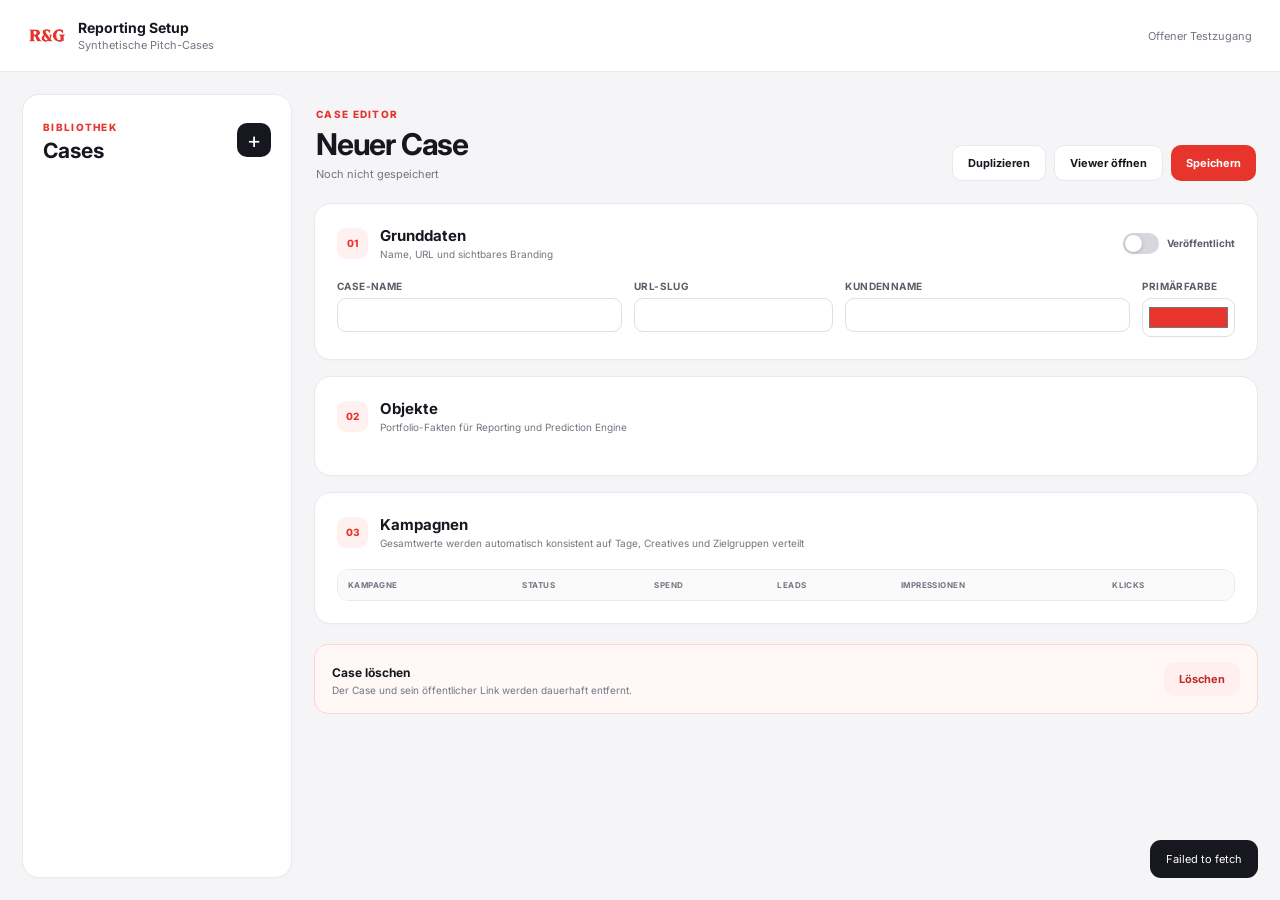
<file: editor.html>
<!doctype html>
<html lang="de">
<head>
  <meta charset="utf-8">
  <meta name="viewport" content="width=device-width,initial-scale=1">
  <meta name="robots" content="noindex,nofollow">
  <title>Run & Gun | Reporting Setup</title>
  <link rel="icon" href="assets/rg-logo.png">
  <link rel="stylesheet" href="editor.css">
</head>
<body>
  <div id="workspace">
    <header class="topbar">
      <div class="brand"><img src="assets/rg-logo.png" alt="Run & Gun"><div><strong>Reporting Setup</strong><small>Synthetische Pitch-Cases</small></div></div>
      <div class="top-actions"><span>Offener Testzugang</span></div>
    </header>

    <main class="workspace">
      <aside class="sidebar panel">
        <div class="sidebar-head"><div><span class="eyebrow">Bibliothek</span><h2>Cases</h2></div><button id="newCase" class="icon-button" type="button" aria-label="Neuer Case">+</button></div>
        <div id="caseList" class="case-list"></div>
      </aside>

      <form id="caseForm" class="editor">
        <div class="editor-head">
          <div><span class="eyebrow">Case Editor</span><h1 id="editorTitle">Neuer Case</h1><p id="saveState">Noch nicht gespeichert</p></div>
          <div class="editor-actions">
            <button id="duplicateCase" class="button ghost" type="button">Duplizieren</button>
            <button id="openViewer" class="button ghost" type="button">Viewer öffnen</button>
            <button id="saveCase" class="button primary" type="submit">Speichern</button>
          </div>
        </div>

        <section class="panel section">
          <div class="section-title"><div><span>01</span><div><h2>Grunddaten</h2><p>Name, URL und sichtbares Branding</p></div></div><label class="publish-toggle"><input name="isPublished" type="checkbox"><span></span>Veröffentlicht</label></div>
          <div class="form-grid four">
            <label>Case-Name<input name="title" required maxlength="120"></label>
            <label>URL-Slug<input name="slug" required maxlength="80" pattern="[a-z0-9]+(?:-[a-z0-9]+)*"></label>
            <label>Kundenname<input name="clientName" required maxlength="120"></label>
            <label>Primärfarbe<input name="primaryColor" type="color" value="#e7352e"></label>
          </div>
        </section>

        <section class="panel section">
          <div class="section-title"><div><span>02</span><div><h2>Objekte</h2><p>Portfolio-Fakten für Reporting und Prediction Engine</p></div></div></div>
          <div id="propertyRows" class="property-grid"></div>
        </section>

        <section class="panel section">
          <div class="section-title"><div><span>03</span><div><h2>Kampagnen</h2><p>Gesamtwerte werden automatisch konsistent auf Tage, Creatives und Zielgruppen verteilt</p></div></div></div>
          <div class="table-wrap">
            <table class="campaign-table">
              <thead><tr><th>Kampagne</th><th>Status</th><th>Spend</th><th>Leads</th><th>Impressionen</th><th>Klicks</th></tr></thead>
              <tbody id="campaignRows"></tbody>
            </table>
          </div>
        </section>

        <section class="danger-zone">
          <div><strong>Case löschen</strong><p>Der Case und sein öffentlicher Link werden dauerhaft entfernt.</p></div>
          <button id="deleteCase" class="button danger" type="button">Löschen</button>
        </section>
      </form>
    </main>
  </div>

  <div id="toast" class="toast" role="status"></div>
  <script src="backend-config.js"></script>
  <script src="shared/case-model.js"></script>
  <script src="shared/supabase-api.js"></script>
  <script src="client/demo-payload.js"></script>
  <script src="editor-app.js"></script>
</body>
</html>
</file>
<file: editor.css>
@import url('https://fonts.googleapis.com/css2?family=Inter:wght@400;500;600;700;800&display=swap');
:root{--red:#e7352e;--red-dark:#c92823;--ink:#17171f;--muted:#737681;--line:#e9e9ed;--surface:#fff;--bg:#f5f5f7;--green:#16834a;--shadow:0 12px 40px rgba(20,20,30,.07)}
*{box-sizing:border-box}body{margin:0;font-family:Inter,-apple-system,BlinkMacSystemFont,"Segoe UI",sans-serif;color:var(--ink);background:var(--bg);font-size:14px}button,input,select{font:inherit}button{cursor:pointer}[hidden]{display:none!important}
.login-view{min-height:100vh;display:grid;place-items:center;padding:24px;background:radial-gradient(circle at 20% 10%,#ffe1dc 0,transparent 38%),linear-gradient(145deg,#fdf8f7,#f1f1f4)}
.login-card{width:min(420px,100%);background:#fff;border:1px solid rgba(0,0,0,.05);border-radius:24px;padding:38px;box-shadow:var(--shadow)}.login-card img{width:52px;height:52px;border-radius:15px;margin-bottom:28px}.login-card h1{font-size:30px;letter-spacing:-.04em;margin:7px 0 8px}.login-card p{color:var(--muted);margin:0 0 28px}.login-card label{display:block;font-weight:600;font-size:12px;margin:14px 0}.login-card input{margin-top:7px}.login-card .button{width:100%;margin-top:12px}
.eyebrow{font-size:10px;font-weight:800;letter-spacing:.13em;text-transform:uppercase;color:var(--red)}.topbar{height:72px;background:#fff;border-bottom:1px solid var(--line);display:flex;align-items:center;justify-content:space-between;padding:0 28px;position:sticky;top:0;z-index:10}.brand,.top-actions{display:flex;align-items:center;gap:12px}.brand img{width:38px;height:38px;border-radius:11px}.brand div{display:flex;flex-direction:column;gap:2px}.brand small,.top-actions span{color:var(--muted);font-size:11px}
.workspace{display:grid;grid-template-columns:270px minmax(0,1fr);gap:22px;max-width:1600px;margin:0 auto;padding:22px}.panel{background:var(--surface);border:1px solid var(--line);border-radius:17px;box-shadow:0 1px 2px rgba(0,0,0,.02)}.sidebar{position:sticky;top:94px;height:calc(100vh - 116px);overflow:auto;padding:16px}.sidebar-head{display:flex;justify-content:space-between;align-items:center;padding:6px 4px 14px}.sidebar-head h2{margin:4px 0 0;font-size:21px}.icon-button{width:34px;height:34px;border:0;border-radius:10px;background:var(--ink);color:white;font-size:22px;line-height:1}.case-list{display:flex;flex-direction:column;gap:7px}.case-item{display:block;width:100%;text-align:left;border:1px solid transparent;background:transparent;border-radius:12px;padding:12px}.case-item:hover{background:#f7f7f9}.case-item.active{background:#fff3f1;border-color:#ffd7d3}.case-item strong,.case-item span{display:block}.case-item strong{font-size:12px;margin-bottom:5px}.case-item span{font-size:10px;color:var(--muted)}.case-item .published{color:var(--green)}
.editor{min-width:0}.editor-head{display:flex;align-items:flex-end;justify-content:space-between;gap:20px;margin:10px 2px 22px}.editor-head h1{font-size:30px;letter-spacing:-.04em;margin:5px 0}.editor-head p{margin:0;color:var(--muted);font-size:11px}.editor-actions{display:flex;gap:8px;flex-wrap:wrap}.button{border:0;border-radius:10px;padding:10px 15px;font-weight:700;font-size:11px;transition:.15s}.button.primary{background:var(--red);color:#fff}.button.primary:hover{background:var(--red-dark)}.button.ghost{background:#fff;border:1px solid var(--line);color:var(--ink)}.button.danger{background:#fff0ef;color:#bd2924}.button:disabled{opacity:.45;cursor:not-allowed}
.section{margin-bottom:16px;padding:22px}.section-title{display:flex;justify-content:space-between;align-items:center;margin-bottom:20px}.section-title>div{display:flex;align-items:center;gap:12px}.section-title>div>span{width:31px;height:31px;display:grid;place-items:center;border-radius:9px;background:#fff1ef;color:var(--red);font-size:10px;font-weight:800}.section-title h2{margin:0 0 3px;font-size:15px}.section-title p{margin:0;color:var(--muted);font-size:10px}.form-grid{display:grid;gap:12px}.form-grid.four{grid-template-columns:2fr 1.4fr 2fr .65fr}label{font-size:10px;font-weight:700;color:#5b5d67;text-transform:uppercase;letter-spacing:.04em}input,select{width:100%;border:1px solid #dfe0e5;border-radius:9px;background:#fff;color:var(--ink);padding:10px 11px;margin-top:6px;outline:none}input:focus,select:focus{border-color:var(--red);box-shadow:0 0 0 3px rgba(231,53,46,.08)}input[type=color]{padding:4px;height:39px}
.publish-toggle{display:flex;align-items:center;gap:8px;text-transform:none;letter-spacing:0}.publish-toggle input{display:none}.publish-toggle span{position:relative;width:36px;height:21px;background:#d7d8dd;border-radius:99px;transition:.2s}.publish-toggle span:after{content:"";position:absolute;width:17px;height:17px;border-radius:50%;background:white;top:2px;left:2px;box-shadow:0 1px 4px rgba(0,0,0,.2);transition:.2s}.publish-toggle input:checked+span{background:var(--green)}.publish-toggle input:checked+span:after{transform:translateX(15px)}
.property-grid{display:grid;grid-template-columns:repeat(2,minmax(0,1fr));gap:10px}.property-card{border:1px solid var(--line);border-radius:12px;padding:14px;background:#fafafa}.property-card-head{display:flex;align-items:center;justify-content:space-between;margin-bottom:10px}.property-card-head strong{font-size:12px}.property-card-head span{font-size:9px;color:var(--muted)}.property-fields{display:grid;grid-template-columns:1.5fr 1fr 1fr;gap:8px}.property-fields label{font-size:8px}.property-fields input,.property-fields select{padding:8px;font-size:10px}
.table-wrap{overflow:auto;border:1px solid var(--line);border-radius:12px}.campaign-table{width:100%;border-collapse:collapse;min-width:850px}.campaign-table th{background:#fafafa;color:var(--muted);text-transform:uppercase;letter-spacing:.06em;font-size:8px;text-align:left;padding:10px}.campaign-table td{border-top:1px solid var(--line);padding:7px}.campaign-table input,.campaign-table select{margin:0;padding:8px;font-size:10px}.campaign-table td:first-child{min-width:210px}.campaign-table td:nth-child(2){width:120px}.campaign-table td:not(:first-child):not(:nth-child(2)){width:115px}
.danger-zone{display:flex;justify-content:space-between;align-items:center;border:1px solid #ffd4d0;border-radius:14px;padding:17px;margin:20px 0;background:#fff8f7}.danger-zone strong{font-size:12px}.danger-zone p{margin:4px 0 0;color:var(--muted);font-size:10px}.message{display:none;margin-top:14px;padding:10px;border-radius:9px;font-size:11px}.message.error{background:#fff0ef;color:#a82420}.message.show{display:block}.toast{position:fixed;right:22px;bottom:22px;z-index:100;background:#17171f;color:#fff;border-radius:11px;padding:12px 16px;font-size:11px;opacity:0;transform:translateY(10px);pointer-events:none;transition:.2s}.toast.show{opacity:1;transform:none}
@media(max-width:1050px){.workspace{grid-template-columns:220px minmax(0,1fr)}.form-grid.four,.property-grid{grid-template-columns:repeat(2,1fr)}.property-fields{grid-template-columns:1fr 1fr}.editor-head{align-items:flex-start;flex-direction:column}}
@media(max-width:720px){.topbar{padding:0 15px}.top-actions span{display:none}.workspace{display:block;padding:12px}.sidebar{position:static;height:auto;margin-bottom:15px}.editor-head{margin:20px 2px}.editor-actions{width:100%}.editor-actions .button{flex:1}.form-grid.four,.property-grid{grid-template-columns:1fr}.section{padding:16px}.section-title{align-items:flex-start;gap:12px}.danger-zone{align-items:flex-start;gap:15px}.brand small{display:none}}
</file>
